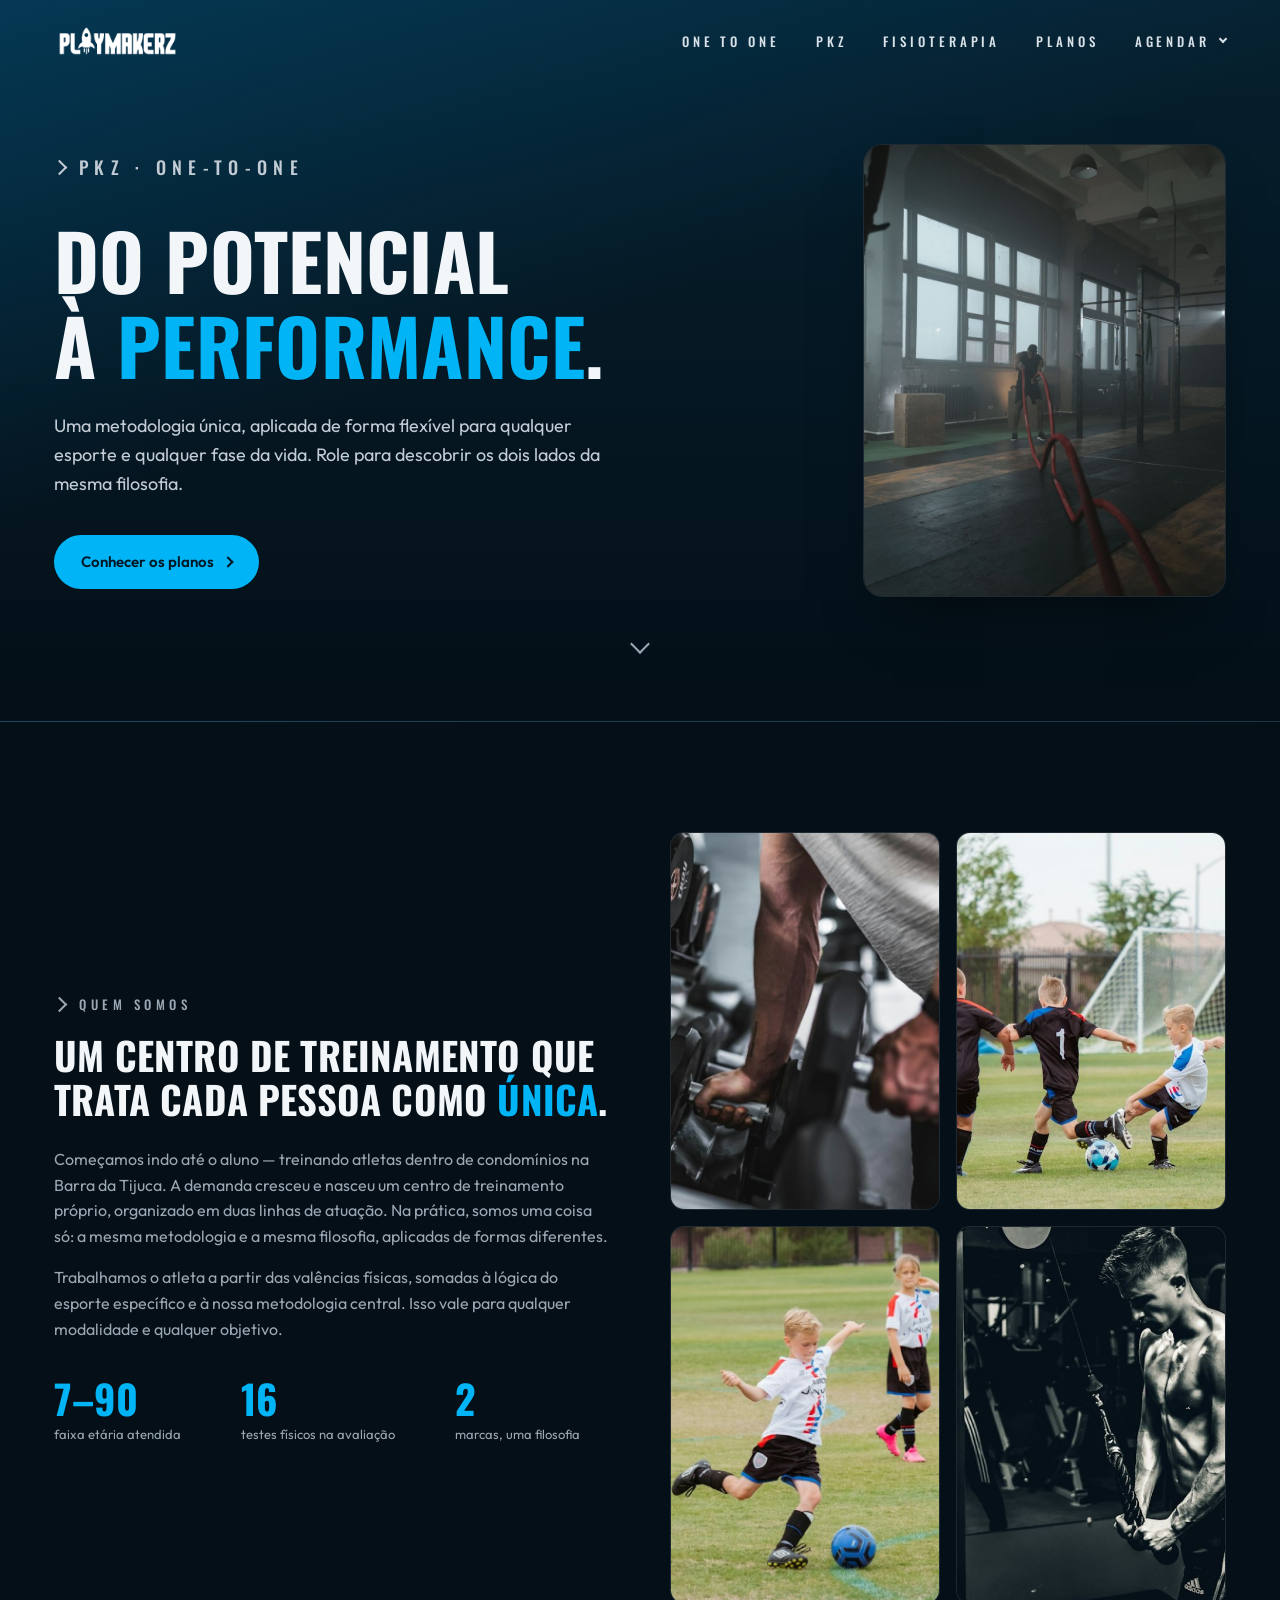
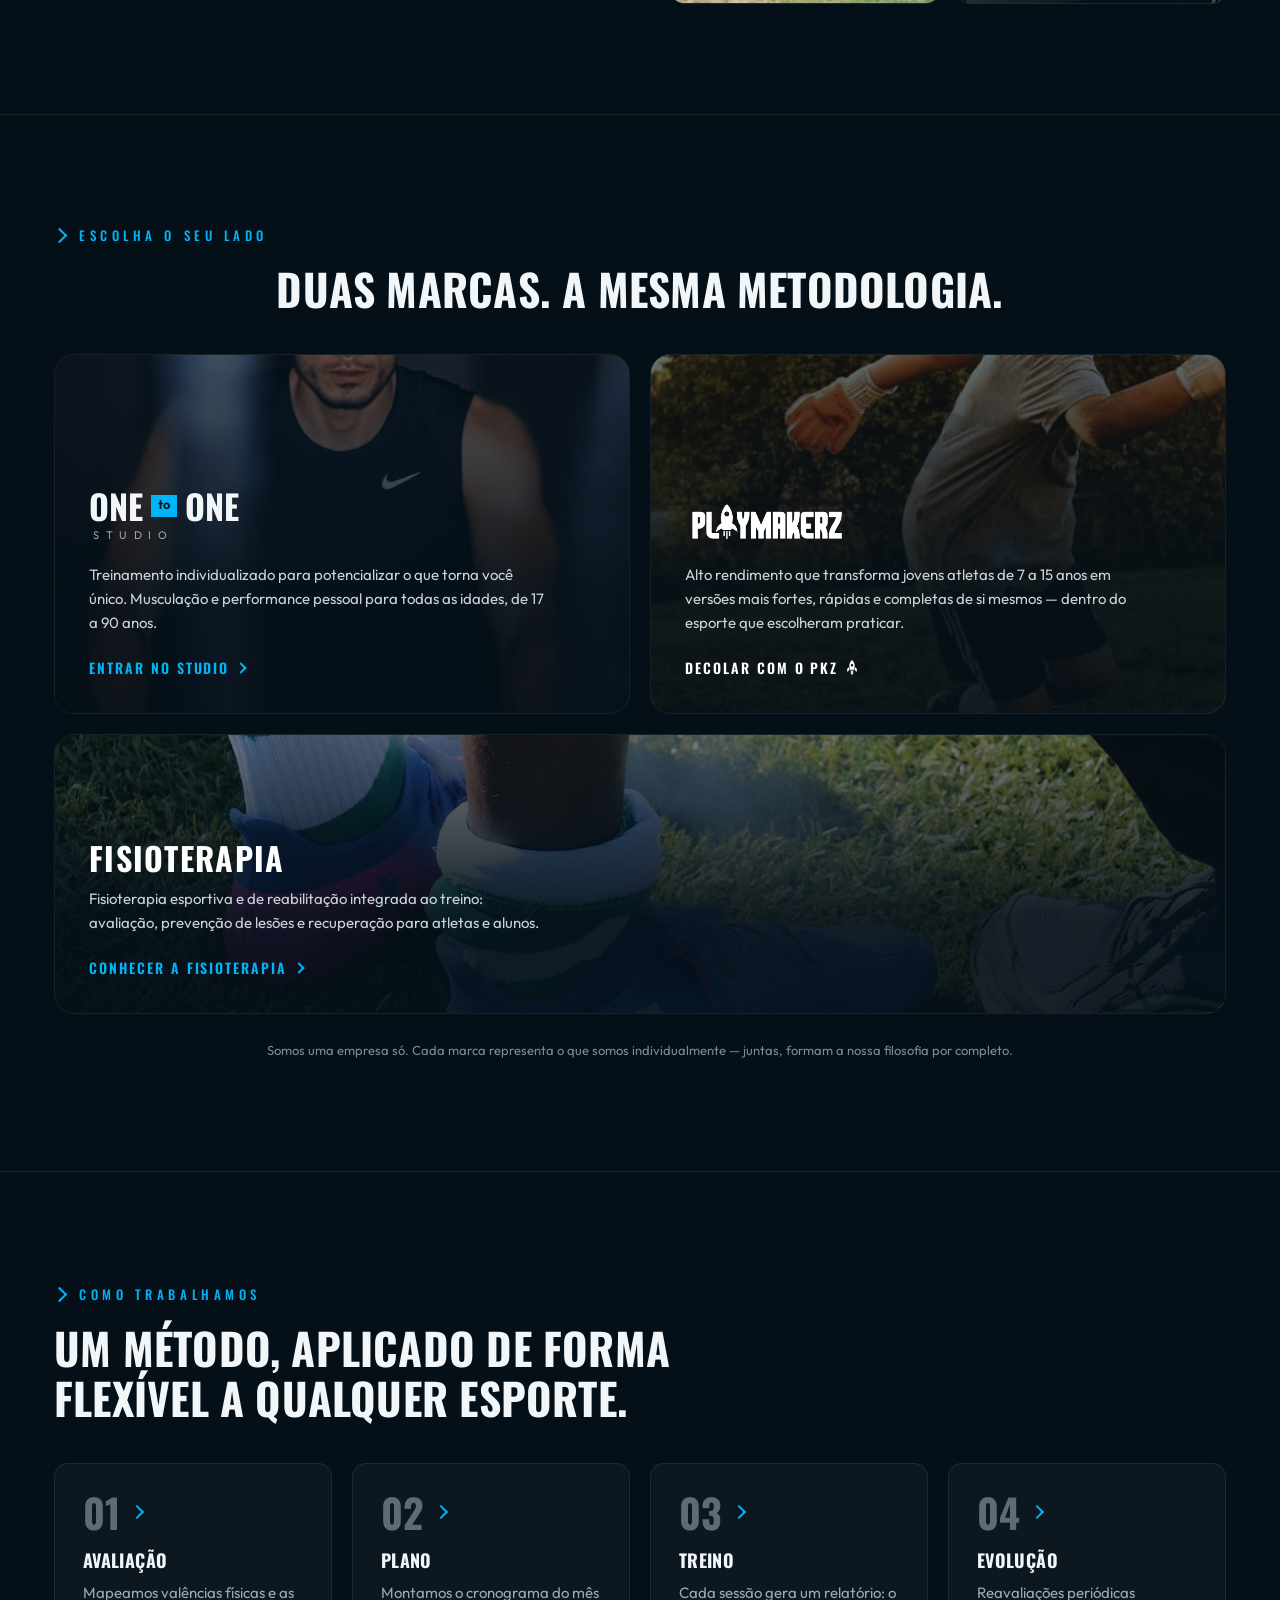
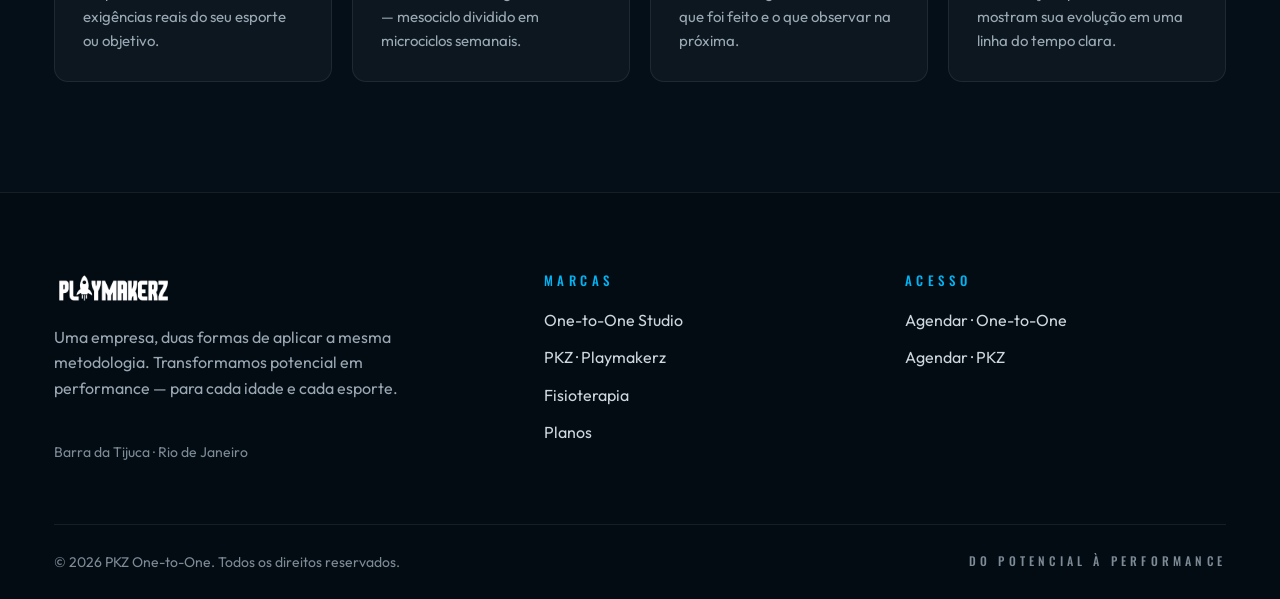
<file: index.html>
<!doctype html>
<html lang="pt-BR">
  <head>
    <meta charset="UTF-8" />
    <meta name="viewport" content="width=device-width, initial-scale=1.0" />
    <title>Playmakerz · Do potencial à performance</title>
    <meta
      name="description"
      content="Centro de treinamento na Barra da Tijuca. Uma metodologia única aplicada a qualquer esporte e qualquer fase da vida — One-to-One Studio e PKZ."
    />
    <link rel="icon" href="fotos/img/rocket.svg" type="image/svg+xml" />
    <link rel="preconnect" href="https://fonts.googleapis.com" />
    <link rel="preconnect" href="https://fonts.gstatic.com" crossorigin />
    <link
      href="https://fonts.googleapis.com/css2?family=Oswald:wght@500;600;700&family=Outfit:wght@400;600;700&display=swap"
      rel="stylesheet"
    />
    <link rel="stylesheet" href="style.css" />
    <!-- defer: o script só roda depois que o HTML terminou de ser lido -->
    <script src="script.js" defer></script>
  </head>
  <body>
    <!-- Cabeçalho: logo + menu de navegação -->
    <header class="site-header">
      <div class="container nav">
        <a class="nav-logo" href="index.html">
          <img
            src="fotos/img/logo-playmakerz.png"
            alt="Playmakerz — página inicial"
            width="150"
            height="34"
          />
        </a>
        <button
          class="nav-toggle"
          type="button"
          aria-label="Abrir menu"
          aria-expanded="false"
          aria-controls="nav-links"
        >
          <span></span><span></span><span></span>
        </button>
        <nav aria-label="Menu principal">
          <ul class="nav-links" id="nav-links">
            <li><a href="one-to-one.html">One to One</a></li>
            <li><a href="pkz.html">PKZ</a></li>
            <li><a href="fisioterapia.html">Fisioterapia</a></li>
            <li><a href="planos.html">Planos</a></li>
            <li class="has-dropdown">
              <button
                type="button"
                class="dropdown-toggle"
                aria-expanded="false"
              >
                Agendar <span class="chev"></span>
              </button>
              <ul class="dropdown">
                <li><a href="agendar-one-to-one.html">One-to-One</a></li>
                <li><a href="agendar-pkz.html">PKZ</a></li>
              </ul>
            </li>
          </ul>
        </nav>
      </div>
    </header>

    <main>
      <!-- Hero section: título, subtítulo, botão de ação e elemento visual -->
      <section class="hero">
        <div class="container hero-grid">
          <div class="hero-content">
            <p class="eyebrow">PKZ · One-to-One</p>
            <h1>Do potencial<br />à <span class="hl">performance</span>.</h1>
            <p>
              Uma metodologia única, aplicada de forma flexível para qualquer
              esporte e qualquer fase da vida. Role para descobrir os dois lados
              da mesma filosofia.
            </p>
            <div class="hero-actions">
              <a class="btn btn-accent" href="planos.html"
                >Conhecer os planos <span class="chev"></span
              ></a>
            </div>
          </div>
          <img
            class="hero-photo"
            src="fotos/img/hero-home.jpg"
            alt="Atleta treinando com cordas naval em um centro de treinamento"
            width="900"
            height="1350"
          />
        </div>
        <div class="container">
          <a
            class="hero-scroll"
            href="#quem-somos"
            aria-label="Rolar para Quem somos"
          ></a>
        </div>
      </section>

      <!-- Quem somos -->
      <section class="section about" id="quem-somos">
        <div class="container grid-2">
          <div class="reveal">
            <p class="eyebrow">Quem somos</p>
            <h2>
              Um centro de treinamento que trata cada pessoa como
              <span class="hl">única</span>.
            </h2>
            <p>
              Começamos indo até o aluno — treinando atletas dentro de
              condomínios na Barra da Tijuca. A demanda cresceu e nasceu um
              centro de treinamento próprio, organizado em duas linhas de
              atuação. Na prática, somos uma coisa só: a mesma metodologia e a
              mesma filosofia, aplicadas de formas diferentes.
            </p>
            <p>
              Trabalhamos o atleta a partir das valências físicas, somadas à
              lógica do esporte específico e à nossa metodologia central. Isso
              vale para qualquer modalidade e qualquer objetivo.
            </p>
            <!-- Lista descritiva: número em destaque (dt) e o que ele significa (dd) -->
            <dl class="stats">
              <div class="stat">
                <dt>7–90</dt>
                <dd>faixa etária atendida</dd>
              </div>
              <div class="stat">
                <dt>16</dt>
                <dd>testes físicos na avaliação</dd>
              </div>
              <div class="stat">
                <dt>2</dt>
                <dd>marcas, uma filosofia</dd>
              </div>
            </dl>
          </div>
          <div class="photo-mosaic reveal">
            <img
              src="fotos/img/home-academia.jpg"
              alt="Atleta pegando halteres na academia"
              loading="lazy"
            />
            <img
              src="fotos/img/home-futebol-1.jpg"
              alt="Crianças jogando futebol"
              loading="lazy"
            />
            <img
              src="fotos/img/home-futebol-2.jpg"
              alt="Menino chutando a bola em campo de futebol"
              loading="lazy"
            />
            <img
              src="fotos/img/home-academia-2.jpg"
              alt="Atleta treinando no cross-over"
              loading="lazy"
            />
          </div>
        </div>
      </section>

      <!-- As duas marcas -->
      <section class="section">
        <div class="container">
          <div class="brands-head reveal">
            <p class="eyebrow">Escolha o seu lado</p>
            <h2 class="section-title">Duas marcas. A mesma metodologia.</h2>
          </div>
          <div class="brand-cards">
            <a class="brand-card reveal" href="one-to-one.html">
              <img
                class="bg"
                src="fotos/img/prof-eduardo.jpg"
                alt=""
                loading="lazy"
              />
              <span class="brand-logo-1to1 sm">
                <span class="word">ONE <span class="to">to</span> ONE</span>
                <span class="studio">STUDIO</span>
              </span>
              <p>
                Treinamento individualizado para potencializar o que torna você
                único. Musculação e performance pessoal para todas as idades, de
                17 a 90 anos.
              </p>
              <span class="link-arrow"
                >Entrar no studio <span class="chev"></span
              ></span>
            </a>
            <a class="brand-card reveal" href="pkz.html">
              <img class="bg" src="fotos/img/pkz-4.jpg" alt="" loading="lazy" />
              <img
                class="pkz-mark"
                src="fotos/img/logo-playmakerz.png"
                alt="Playmakerz"
                loading="lazy"
              />
              <p>
                Alto rendimento que transforma jovens atletas de 7 a 15 anos em
                versões mais fortes, rápidas e completas de si mesmos — dentro
                do esporte que escolheram praticar.
              </p>
              <span class="link-arrow" style="color: #fff"
                >Decolar com o PKZ
                <img
                  class="icon"
                  src="fotos/img/rocket-white.svg"
                  alt=""
                  width="12"
                  height="15"
              /></span>
            </a>
            <!-- Opção extra: serviço de fisioterapia, em largura total abaixo das duas marcas -->
            <a class="brand-card brand-card-wide reveal" href="fisioterapia.html">
              <img
                class="bg"
                src="fotos/img/home-fisioterapia.jpg"
                alt=""
                loading="lazy"
              />
              <h3 class="brand-title">Fisioterapia</h3>
              <p>
                Fisioterapia esportiva e de reabilitação integrada ao treino:
                avaliação, prevenção de lesões e recuperação para atletas e
                alunos.
              </p>
              <span class="link-arrow"
                >Conhecer a fisioterapia <span class="chev"></span
              ></span>
            </a>
          </div>
          <p class="brands-note">
            Somos uma empresa só. Cada marca representa o que somos
            individualmente — juntas, formam a nossa filosofia por completo.
          </p>
        </div>
      </section>

      <!-- Como trabalhamos: os quatro passos do método -->
      <section class="section">
        <div class="container">
          <div class="reveal">
            <p class="eyebrow">Como trabalhamos</p>
            <h2 class="section-title" style="max-width: 640px">
              Um método, aplicado de forma flexível a qualquer esporte.
            </h2>
          </div>
          <ol class="grid-4 steps">
            <li class="card reveal">
              <span class="step-num">01 <span class="chev"></span></span>
              <h3>Avaliação</h3>
              <p>
                Mapeamos valências físicas e as exigências reais do seu esporte
                ou objetivo.
              </p>
            </li>
            <li class="card reveal">
              <span class="step-num">02 <span class="chev"></span></span>
              <h3>Plano</h3>
              <p>
                Montamos o cronograma do mês — mesociclo dividido em microciclos
                semanais.
              </p>
            </li>
            <li class="card reveal">
              <span class="step-num">03 <span class="chev"></span></span>
              <h3>Treino</h3>
              <p>
                Cada sessão gera um relatório: o que foi feito e o que observar
                na próxima.
              </p>
            </li>
            <li class="card reveal">
              <span class="step-num">04 <span class="chev"></span></span>
              <h3>Evolução</h3>
              <p>
                Reavaliações periódicas mostram sua evolução em uma linha do
                tempo clara.
              </p>
            </li>
          </ol>
        </div>
      </section>
    </main>

    <!-- Rodapé: contato, links e copyright -->
    <footer class="site-footer">
      <div class="container">
        <div class="footer-grid">
          <div>
            <img
              class="logo"
              src="fotos/img/logo-playmakerz.png"
              alt="Playmakerz"
              width="140"
              height="32"
              loading="lazy"
            />
            <p>
              Uma empresa, duas formas de aplicar a mesma metodologia.
              Transformamos potencial em performance — para cada idade e cada
              esporte.
            </p>
            <address class="addr">Barra da Tijuca · Rio de Janeiro</address>
          </div>
          <nav aria-labelledby="rodape-marcas">
            <h2 id="rodape-marcas">Marcas</h2>
            <ul>
              <li><a href="one-to-one.html">One-to-One Studio</a></li>
              <li><a href="pkz.html">PKZ · Playmakerz</a></li>
              <li><a href="fisioterapia.html">Fisioterapia</a></li>
              <li><a href="planos.html">Planos</a></li>
            </ul>
          </nav>
          <nav aria-labelledby="rodape-acesso">
            <h2 id="rodape-acesso">Acesso</h2>
            <ul>
              <li>
                <a href="agendar-one-to-one.html">Agendar · One-to-One</a>
              </li>
              <li><a href="agendar-pkz.html">Agendar · PKZ</a></li>
            </ul>
          </nav>
        </div>
        <div class="footer-bottom">
          <p>
            &copy; <time datetime="2026">2026</time> PKZ One-to-One. Todos os
            direitos reservados.
          </p>
          <p class="tag">Do potencial à performance</p>
        </div>
      </div>
    </footer>
  </body>
</html>
</file>
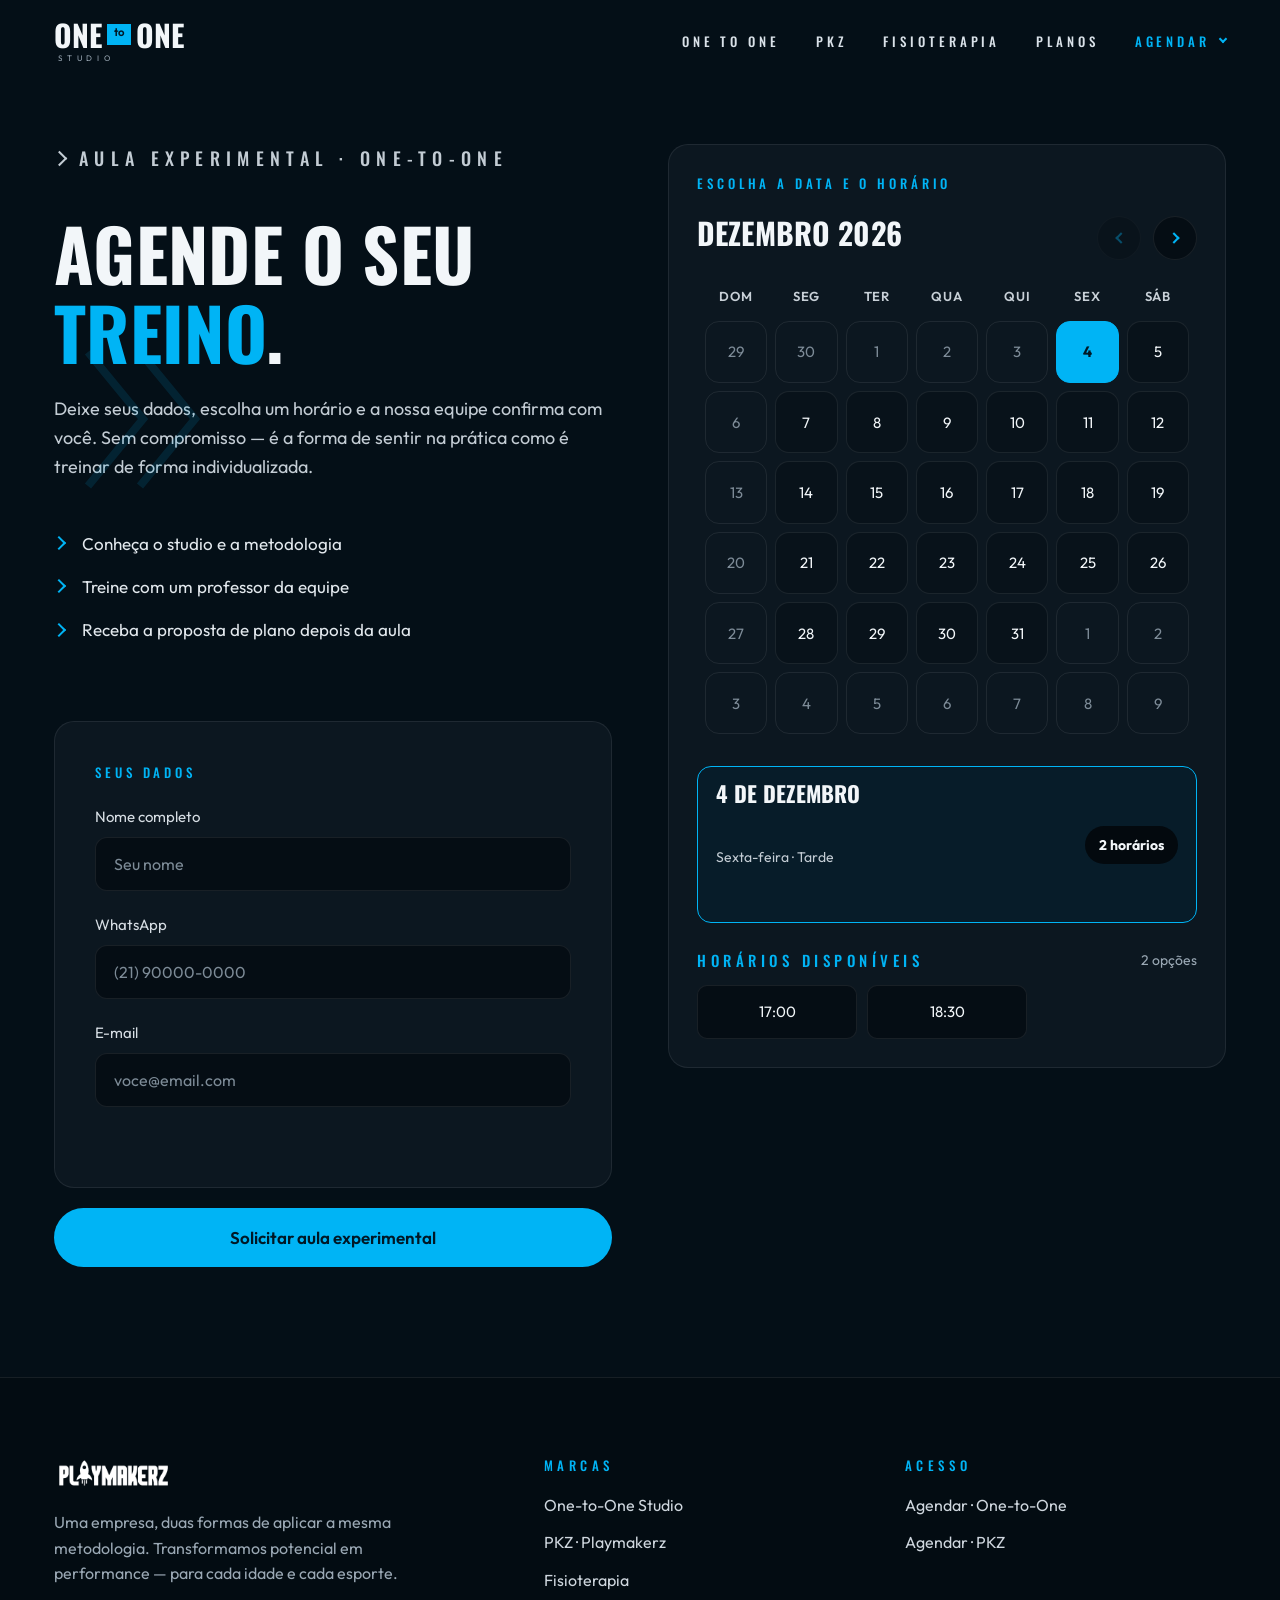
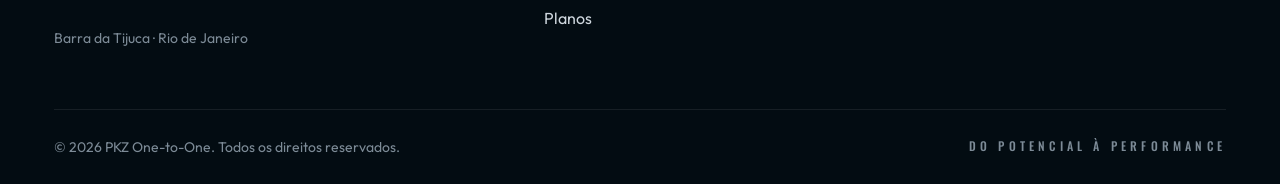
<file: agendar-one-to-one.html>
<!doctype html>
<html lang="pt-BR">
  <head>
    <meta charset="UTF-8" />
    <meta name="viewport" content="width=device-width, initial-scale=1.0" />
    <title>Agendar aula experimental · One to One Studio</title>
    <meta
      name="description"
      content="Agende sua aula experimental no One-to-One Studio. Treino individualizado, sem compromisso."
    />
    <link rel="icon" href="fotos/img/rocket.svg" type="image/svg+xml" />
    <link rel="preconnect" href="https://fonts.googleapis.com" />
    <link rel="preconnect" href="https://fonts.gstatic.com" crossorigin />
    <link
      href="https://fonts.googleapis.com/css2?family=Oswald:wght@500;600;700&family=Outfit:wght@400;600;700&display=swap"
      rel="stylesheet"
    />
    <link rel="stylesheet" href="style.css" />
    <!-- defer: o script só roda depois que o HTML terminou de ser lido -->
    <script src="script.js" defer></script>
  </head>
  <body data-brand="One-to-One">
    <!-- Cabeçalho: logo do One to One Studio + menu de navegação -->
    <header class="site-header">
      <div class="container nav">
        <a
          class="nav-logo"
          href="index.html"
          aria-label="One to One Studio — página inicial"
        >
          <span class="brand-logo-1to1 nav-1to1" aria-hidden="true">
            <span class="word">ONE <span class="to">to</span> ONE</span>
            <span class="studio">STUDIO</span>
          </span>
        </a>
        <button
          class="nav-toggle"
          type="button"
          aria-label="Abrir menu"
          aria-expanded="false"
          aria-controls="nav-links"
        >
          <span></span><span></span><span></span>
        </button>
        <nav aria-label="Menu principal">
          <ul class="nav-links" id="nav-links">
            <li><a href="one-to-one.html">One to One</a></li>
            <li><a href="pkz.html">PKZ</a></li>
            <li><a href="fisioterapia.html">Fisioterapia</a></li>
            <li><a href="planos.html">Planos</a></li>
            <li class="has-dropdown">
              <button
                type="button"
                class="dropdown-toggle active"
                aria-expanded="false"
              >
                Agendar <span class="chev"></span>
              </button>
              <ul class="dropdown">
                <li>
                  <a
                    href="agendar-one-to-one.html"
                    class="active"
                    aria-current="page"
                    >One-to-One</a
                  >
                </li>
                <li><a href="agendar-pkz.html">PKZ</a></li>
              </ul>
            </li>
          </ul>
        </nav>
      </div>
    </header>

    <main>
      <section class="section page-head" style="padding-top: 60px">
        <img
          class="deco-chevrons"
          src="fotos/img/chevrons-tall.svg"
          alt=""
          width="140"
          height="150"
          style="left: 80px; top: 260px"
        />
        <!--
          Formulário de agendamento: o próprio <form> é o grid da página.
          Os dados ficam em dois fieldsets (dados pessoais e data/horário).
          A validação é nativa do navegador (required e pattern); o JavaScript
          só monta o calendário e gera a mensagem de confirmação para o WhatsApp.
        -->
        <form
          class="container schedule"
          action="#"
          method="post"
          data-form="agendar"
          data-service="uma aula experimental"
        >
          <!-- Introdução -->
          <div class="schedule-intro">
            <p class="eyebrow">Aula experimental · One-to-One</p>
            <h1>Agende o seu <span class="hl">treino</span>.</h1>
            <p>
              Deixe seus dados, escolha um horário e a nossa equipe confirma com
              você. Sem compromisso — é a forma de sentir na prática como é
              treinar de forma individualizada.
            </p>
            <ul class="check-list">
              <li>
                <span class="chev"></span>Conheça o studio e a metodologia
              </li>
              <li>
                <span class="chev"></span>Treine com um professor da equipe
              </li>
              <li>
                <span class="chev"></span>Receba a proposta de plano depois da
                aula
              </li>
            </ul>
          </div>
          <div class="form-card dados">
            <fieldset>
              <legend>Seus dados</legend>
              <div class="field">
                <label for="ag-nome">Nome completo</label>
                <input
                  id="ag-nome"
                  name="nome"
                  type="text"
                  placeholder="Seu nome"
                  autocomplete="name"
                  pattern="\s*\S+(\s+\S+)+\s*"
                  title="Informe nome e sobrenome."
                  required
                />
              </div>
              <div class="field">
                <label for="ag-whats">WhatsApp</label>
                <input
                  id="ag-whats"
                  name="whatsapp"
                  type="tel"
                  placeholder="(21) 90000-0000"
                  autocomplete="tel"
                  pattern="\(\d{2}\) \d{4,5}-\d{4}"
                  title="Informe o WhatsApp com DDD, no formato (21) 90000-0000."
                  required
                />
              </div>
              <div class="field">
                <label for="ag-email">E-mail</label>
                <input
                  id="ag-email"
                  name="email"
                  type="email"
                  placeholder="voce@email.com"
                  autocomplete="email"
                  required
                />
              </div>
              <!-- mensagem de erro preenchida pelo JavaScript -->
              <p class="erro" aria-live="polite"></p>
            </fieldset>
          </div>

          <div class="calendar reveal">
            <fieldset>
              <legend>Escolha a data e o horário</legend>
              <div class="cal-head">
                <h2 data-cal-title>—</h2>
                <div class="cal-nav">
                  <button type="button" class="prev" aria-label="Mês anterior">
                    <span class="chev"></span>
                  </button>
                  <button type="button" class="next" aria-label="Próximo mês">
                    <span class="chev"></span>
                  </button>
                </div>
              </div>
              <!-- Calendário do mês: uma linha (tr) por semana -->
              <table class="cal-table">
                <thead>
                  <tr>
                    <th scope="col" abbr="Domingo">DOM</th>
                    <th scope="col" abbr="Segunda-feira">SEG</th>
                    <th scope="col" abbr="Terça-feira">TER</th>
                    <th scope="col" abbr="Quarta-feira">QUA</th>
                    <th scope="col" abbr="Quinta-feira">QUI</th>
                    <th scope="col" abbr="Sexta-feira">SEX</th>
                    <th scope="col" abbr="Sábado">SÁB</th>
                  </tr>
                </thead>
                <tbody data-cal-days></tbody>
              </table>
              <input type="hidden" id="ag-data" name="data" />

              <div class="cal-selected" hidden>
                <div>
                  <p class="cal-selected-day"></p>
                  <p class="cal-selected-info"></p>
                </div>
                <span class="pill"></span>
              </div>
              <div class="slots-head">
                <h3>Horários disponíveis</h3>
                <span data-slots-count></span>
              </div>
              <!-- Horários: um input radio por horário, encapsulado no label -->
              <div class="slots" aria-live="polite"></div>
            </fieldset>
          </div>

          <button class="btn btn-primary btn-submit" type="submit">
            Solicitar aula experimental
          </button>

          <!-- Mensagem exibida depois do envio -->
          <div
            class="form-card form-success"
            id="agendar-ok"
            aria-live="polite"
          >
            <img
              class="ok"
              src="fotos/img/check.svg"
              alt=""
              width="64"
              height="64"
            />
            <h2>Horário reservado!</h2>
            <p>
              <span data-summary></span><br />O horário ficou reservado para
              você. Se quiser, confirme também com a equipe pelo WhatsApp.
            </p>
            <a
              class="btn btn-whatsapp"
              href="https://wa.me/5521972657266"
              target="_blank"
              rel="noopener noreferrer"
              data-whatsapp-confirm
              ><img
                src="fotos/img/whatsapp.svg"
                alt=""
                width="18"
                height="18"
              />
              Confirmar pelo WhatsApp</a
            >
            <p style="margin: 18px 0 0">
              <button
                type="button"
                class="link-arrow"
                data-reset-form="agendar"
              >
                Fazer outro agendamento
              </button>
            </p>
            <!-- Ferramentas de teste: mostram e apagam as reservas salvas no navegador -->
            <p style="margin: 8px 0 0">
              <button type="button" class="link-arrow" data-ver-dados>
                Ver dados salvos
              </button>
              <button type="button" class="link-arrow" data-limpar-reservas>
                Limpar reservas
              </button>
            </p>
            <pre
              data-dados
              hidden
              style="
                max-height: 260px;
                margin: 16px 0 0;
                padding: 14px;
                overflow: auto;
                background-color: #050d14;
                border: 1px solid var(--border);
                border-radius: 12px;
                font-size: 0.8125rem;
                color: var(--text);
                text-align: left;
                white-space: pre-wrap;
              "
            ></pre>
          </div>
        </form>
      </section>
    </main>

    <!-- Rodapé: contato, links e copyright -->
    <footer class="site-footer">
      <div class="container">
        <div class="footer-grid">
          <div>
            <img
              class="logo"
              src="fotos/img/logo-playmakerz.png"
              alt="Playmakerz"
              width="140"
              height="32"
              loading="lazy"
            />
            <p>
              Uma empresa, duas formas de aplicar a mesma metodologia.
              Transformamos potencial em performance — para cada idade e cada
              esporte.
            </p>
            <address class="addr">Barra da Tijuca · Rio de Janeiro</address>
          </div>
          <nav aria-labelledby="rodape-marcas">
            <h2 id="rodape-marcas">Marcas</h2>
            <ul>
              <li><a href="one-to-one.html">One-to-One Studio</a></li>
              <li><a href="pkz.html">PKZ · Playmakerz</a></li>
              <li><a href="fisioterapia.html">Fisioterapia</a></li>
              <li><a href="planos.html">Planos</a></li>
            </ul>
          </nav>
          <nav aria-labelledby="rodape-acesso">
            <h2 id="rodape-acesso">Acesso</h2>
            <ul>
              <li>
                <a href="agendar-one-to-one.html">Agendar · One-to-One</a>
              </li>
              <li><a href="agendar-pkz.html">Agendar · PKZ</a></li>
            </ul>
          </nav>
        </div>
        <div class="footer-bottom">
          <p>
            &copy; <time datetime="2026">2026</time> PKZ One-to-One. Todos os
            direitos reservados.
          </p>
          <p class="tag">Do potencial à performance</p>
        </div>
      </div>
    </footer>
  </body>
</html>
</file>
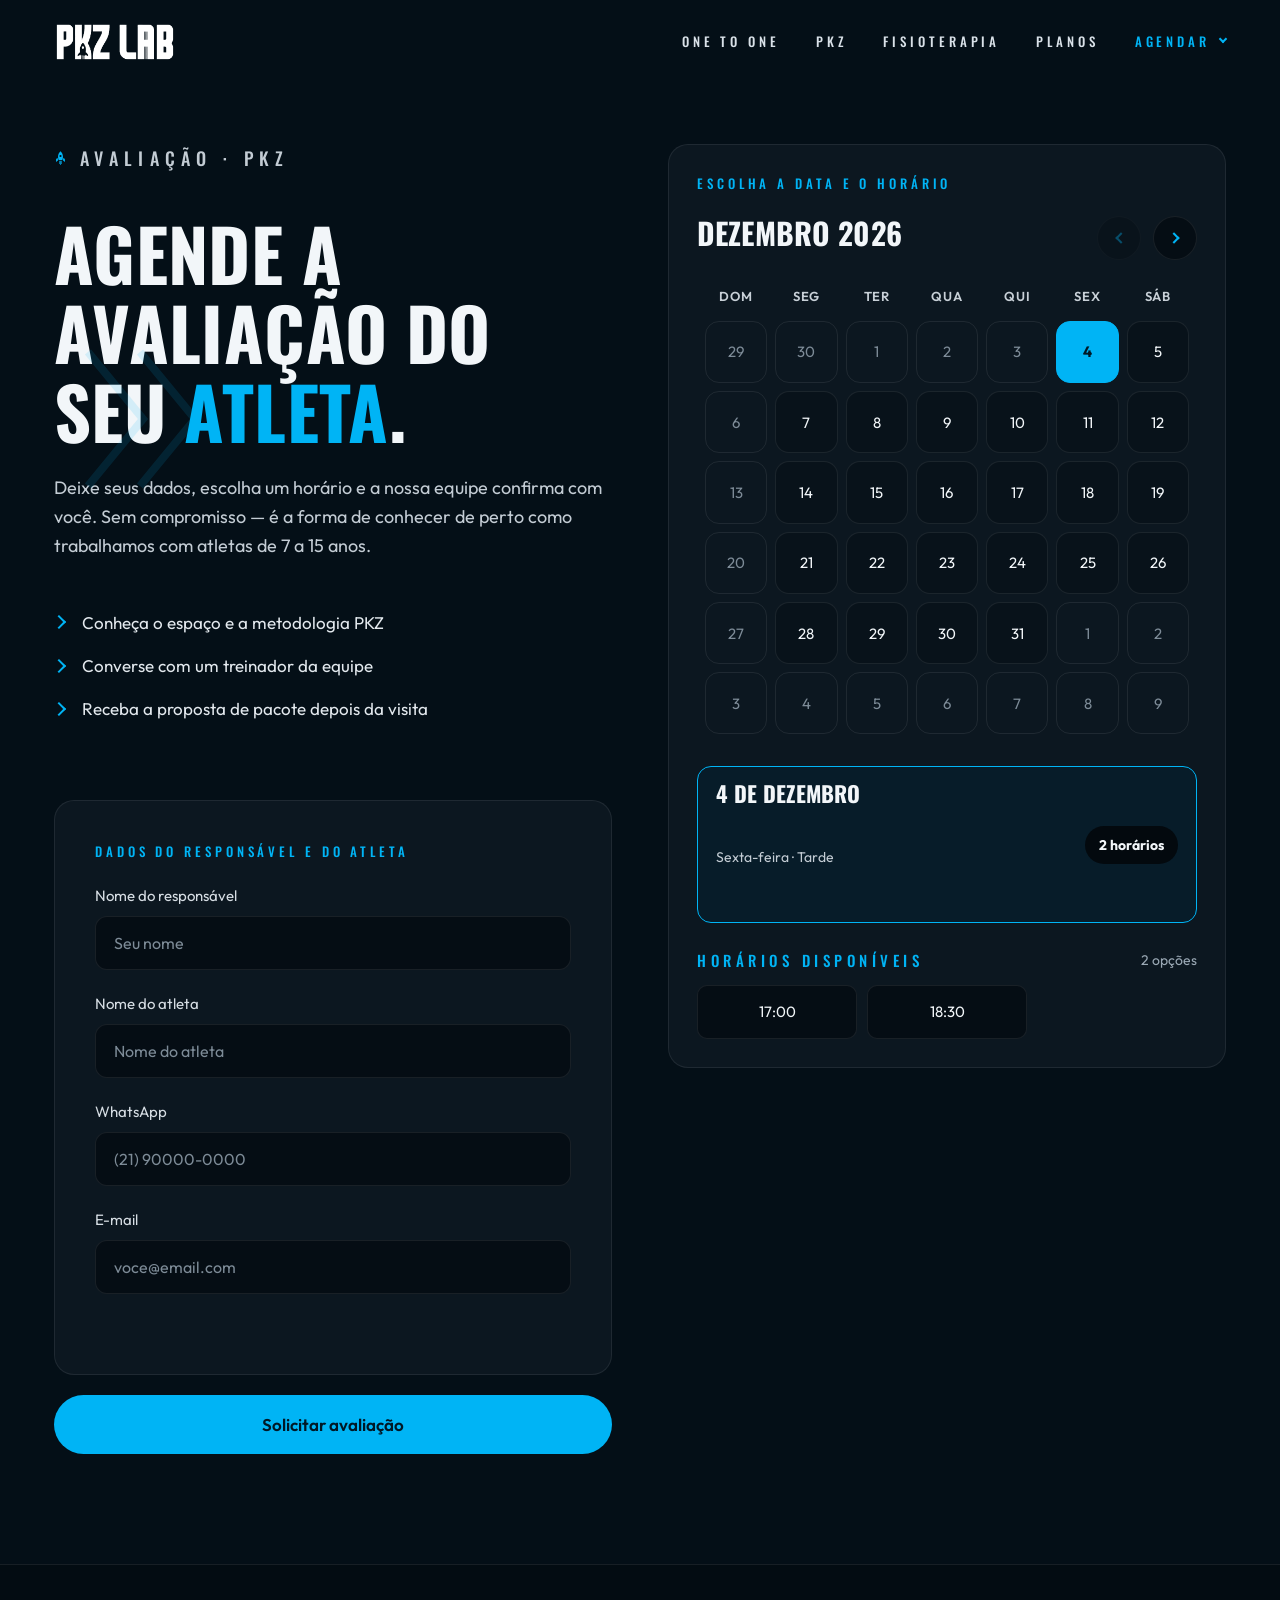
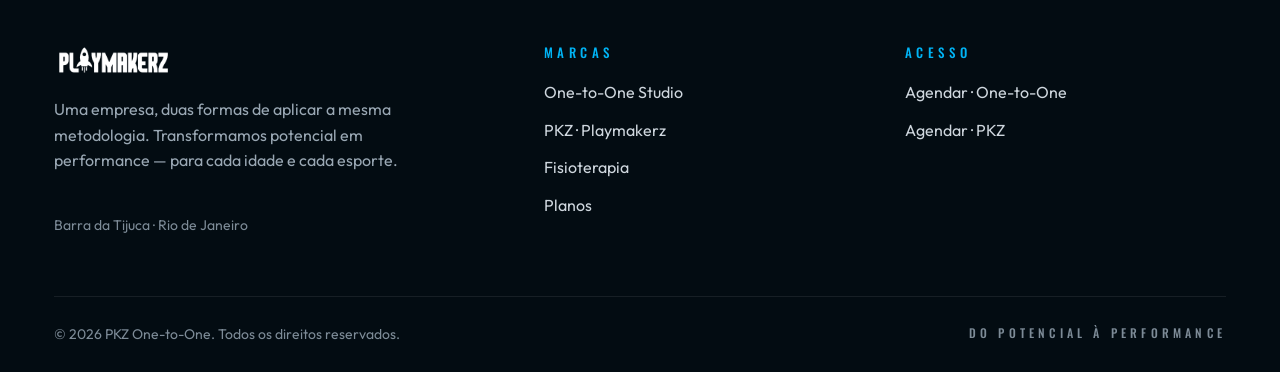
<file: agendar-pkz.html>
<!doctype html>
<html lang="pt-BR">
  <head>
    <meta charset="UTF-8" />
    <meta name="viewport" content="width=device-width, initial-scale=1.0" />
    <title>Agendar avaliação · PKZ Lab</title>
    <meta
      name="description"
      content="Agende a avaliação do seu atleta no PKZ. Alto rendimento para jovens atletas de 7 a 15 anos, sem compromisso."
    />
    <link rel="icon" href="fotos/img/rocket.svg" type="image/svg+xml" />
    <link rel="preconnect" href="https://fonts.googleapis.com" />
    <link rel="preconnect" href="https://fonts.gstatic.com" crossorigin />
    <link
      href="https://fonts.googleapis.com/css2?family=Oswald:wght@500;600;700&family=Outfit:wght@400;600;700&display=swap"
      rel="stylesheet"
    />
    <link rel="stylesheet" href="style.css" />
    <!-- defer: o script só roda depois que o HTML terminou de ser lido -->
    <script src="script.js" defer></script>
  </head>
  <body data-brand="PKZ" class="pkz-rockets">
    <!-- Cabeçalho: logo do PKZ Lab + menu de navegação -->
    <header class="site-header">
      <div class="container nav">
        <a class="nav-logo" href="index.html">
          <img
            class="nav-pkzlab"
            src="fotos/img/logo-pkz-lab.png"
            alt="PKZ Lab — página inicial"
            width="133"
            height="40"
          />
        </a>
        <button
          class="nav-toggle"
          type="button"
          aria-label="Abrir menu"
          aria-expanded="false"
          aria-controls="nav-links"
        >
          <span></span><span></span><span></span>
        </button>
        <nav aria-label="Menu principal">
          <ul class="nav-links" id="nav-links">
            <li><a href="one-to-one.html">One to One</a></li>
            <li><a href="pkz.html">PKZ</a></li>
            <li><a href="fisioterapia.html">Fisioterapia</a></li>
            <li><a href="planos.html">Planos</a></li>
            <li class="has-dropdown">
              <button
                type="button"
                class="dropdown-toggle active"
                aria-expanded="false"
              >
                Agendar <span class="chev"></span>
              </button>
              <ul class="dropdown">
                <li><a href="agendar-one-to-one.html">One-to-One</a></li>
                <li>
                  <a href="agendar-pkz.html" class="active" aria-current="page"
                    >PKZ</a
                  >
                </li>
              </ul>
            </li>
          </ul>
        </nav>
      </div>
    </header>

    <main>
      <section class="section page-head" style="padding-top: 60px">
        <img
          class="deco-chevrons"
          src="fotos/img/chevrons-tall.svg"
          alt=""
          width="140"
          height="150"
          style="left: 80px; top: 260px"
        />
        <!--
          Formulário de agendamento: o próprio <form> é o grid da página.
          Os dados ficam em dois fieldsets (dados pessoais e data/horário).
          A validação é nativa do navegador (required e pattern); o JavaScript
          só monta o calendário e gera a mensagem de confirmação para o WhatsApp.
        -->
        <form
          class="container schedule"
          action="#"
          method="post"
          data-form="agendar"
          data-service="uma avaliação"
        >
          <!-- Introdução -->
          <div class="schedule-intro">
            <p class="eyebrow">Avaliação · PKZ</p>
            <h1>Agende a avaliação do seu <span class="hl">atleta</span>.</h1>
            <p>
              Deixe seus dados, escolha um horário e a nossa equipe confirma com
              você. Sem compromisso — é a forma de conhecer de perto como
              trabalhamos com atletas de 7 a 15 anos.
            </p>
            <ul class="check-list">
              <li>
                <span class="chev"></span>Conheça o espaço e a metodologia PKZ
              </li>
              <li>
                <span class="chev"></span>Converse com um treinador da equipe
              </li>
              <li>
                <span class="chev"></span>Receba a proposta de pacote depois da
                visita
              </li>
            </ul>
          </div>
          <div class="form-card dados">
            <fieldset>
              <legend>Dados do responsável e do atleta</legend>
              <div class="field">
                <label for="ag-nome">Nome do responsável</label>
                <input
                  id="ag-nome"
                  name="nome"
                  type="text"
                  placeholder="Seu nome"
                  autocomplete="name"
                  pattern="\s*\S+(\s+\S+)+\s*"
                  title="Informe nome e sobrenome."
                  required
                />
              </div>
              <div class="field">
                <label for="ag-atleta">Nome do atleta</label>
                <input
                  id="ag-atleta"
                  name="atleta"
                  type="text"
                  placeholder="Nome do atleta"
                  autocomplete="off"
                  minlength="2"
                  required
                />
              </div>
              <div class="field">
                <label for="ag-whats">WhatsApp</label>
                <input
                  id="ag-whats"
                  name="whatsapp"
                  type="tel"
                  placeholder="(21) 90000-0000"
                  autocomplete="tel"
                  pattern="\(\d{2}\) \d{4,5}-\d{4}"
                  title="Informe o WhatsApp com DDD, no formato (21) 90000-0000."
                  required
                />
              </div>
              <div class="field">
                <label for="ag-email">E-mail</label>
                <input
                  id="ag-email"
                  name="email"
                  type="email"
                  placeholder="voce@email.com"
                  autocomplete="email"
                  required
                />
              </div>
              <!-- mensagem de erro preenchida pelo JavaScript -->
              <p class="erro" aria-live="polite"></p>
            </fieldset>
          </div>

          <div class="calendar reveal">
            <fieldset>
              <legend>Escolha a data e o horário</legend>
              <div class="cal-head">
                <h2 data-cal-title>—</h2>
                <div class="cal-nav">
                  <button type="button" class="prev" aria-label="Mês anterior">
                    <span class="chev"></span>
                  </button>
                  <button type="button" class="next" aria-label="Próximo mês">
                    <span class="chev"></span>
                  </button>
                </div>
              </div>
              <!-- Calendário do mês: uma linha (tr) por semana -->
              <table class="cal-table">
                <thead>
                  <tr>
                    <th scope="col" abbr="Domingo">DOM</th>
                    <th scope="col" abbr="Segunda-feira">SEG</th>
                    <th scope="col" abbr="Terça-feira">TER</th>
                    <th scope="col" abbr="Quarta-feira">QUA</th>
                    <th scope="col" abbr="Quinta-feira">QUI</th>
                    <th scope="col" abbr="Sexta-feira">SEX</th>
                    <th scope="col" abbr="Sábado">SÁB</th>
                  </tr>
                </thead>
                <tbody data-cal-days></tbody>
              </table>
              <input type="hidden" id="ag-data" name="data" />

              <div class="cal-selected" hidden>
                <div>
                  <p class="cal-selected-day"></p>
                  <p class="cal-selected-info"></p>
                </div>
                <span class="pill"></span>
              </div>
              <div class="slots-head">
                <h3>Horários disponíveis</h3>
                <span data-slots-count></span>
              </div>
              <!-- Horários: um input radio por horário, encapsulado no label -->
              <div class="slots" aria-live="polite"></div>
            </fieldset>
          </div>

          <button class="btn btn-primary btn-submit" type="submit">
            Solicitar avaliação
          </button>

          <!-- Mensagem exibida depois do envio -->
          <div
            class="form-card form-success"
            id="agendar-ok"
            aria-live="polite"
          >
            <img
              class="ok"
              src="fotos/img/check.svg"
              alt=""
              width="64"
              height="64"
            />
            <h2>Horário reservado!</h2>
            <p>
              <span data-summary></span><br />O horário ficou reservado para o
              seu atleta. Se quiser, confirme também com a equipe pelo WhatsApp.
            </p>
            <a
              class="btn btn-whatsapp"
              href="https://wa.me/5521972657266"
              target="_blank"
              rel="noopener noreferrer"
              data-whatsapp-confirm
              ><img
                src="fotos/img/whatsapp.svg"
                alt=""
                width="18"
                height="18"
              />
              Confirmar pelo WhatsApp</a
            >
            <p style="margin: 18px 0 0">
              <button
                type="button"
                class="link-arrow"
                data-reset-form="agendar"
              >
                Fazer outro agendamento
              </button>
            </p>
            <!-- Ferramentas de teste: mostram e apagam as reservas salvas no navegador -->
            <p style="margin: 8px 0 0">
              <button type="button" class="link-arrow" data-ver-dados>
                Ver dados salvos
              </button>
              <button type="button" class="link-arrow" data-limpar-reservas>
                Limpar reservas
              </button>
            </p>
            <pre
              data-dados
              hidden
              style="
                max-height: 260px;
                margin: 16px 0 0;
                padding: 14px;
                overflow: auto;
                background-color: #050d14;
                border: 1px solid var(--border);
                border-radius: 12px;
                font-size: 0.8125rem;
                color: var(--text);
                text-align: left;
                white-space: pre-wrap;
              "
            ></pre>
          </div>
        </form>
      </section>
    </main>

    <!-- Rodapé: contato, links e copyright -->
    <footer class="site-footer">
      <div class="container">
        <div class="footer-grid">
          <div>
            <img
              class="logo"
              src="fotos/img/logo-playmakerz.png"
              alt="Playmakerz"
              width="140"
              height="32"
              loading="lazy"
            />
            <p>
              Uma empresa, duas formas de aplicar a mesma metodologia.
              Transformamos potencial em performance — para cada idade e cada
              esporte.
            </p>
            <address class="addr">Barra da Tijuca · Rio de Janeiro</address>
          </div>
          <nav aria-labelledby="rodape-marcas">
            <h2 id="rodape-marcas">Marcas</h2>
            <ul>
              <li><a href="one-to-one.html">One-to-One Studio</a></li>
              <li><a href="pkz.html">PKZ · Playmakerz</a></li>
              <li><a href="fisioterapia.html">Fisioterapia</a></li>
              <li><a href="planos.html">Planos</a></li>
            </ul>
          </nav>
          <nav aria-labelledby="rodape-acesso">
            <h2 id="rodape-acesso">Acesso</h2>
            <ul>
              <li>
                <a href="agendar-one-to-one.html">Agendar · One-to-One</a>
              </li>
              <li><a href="agendar-pkz.html">Agendar · PKZ</a></li>
            </ul>
          </nav>
        </div>
        <div class="footer-bottom">
          <p>
            &copy; <time datetime="2026">2026</time> PKZ One-to-One. Todos os
            direitos reservados.
          </p>
          <p class="tag">Do potencial à performance</p>
        </div>
      </div>
    </footer>
  </body>
</html>
</file>
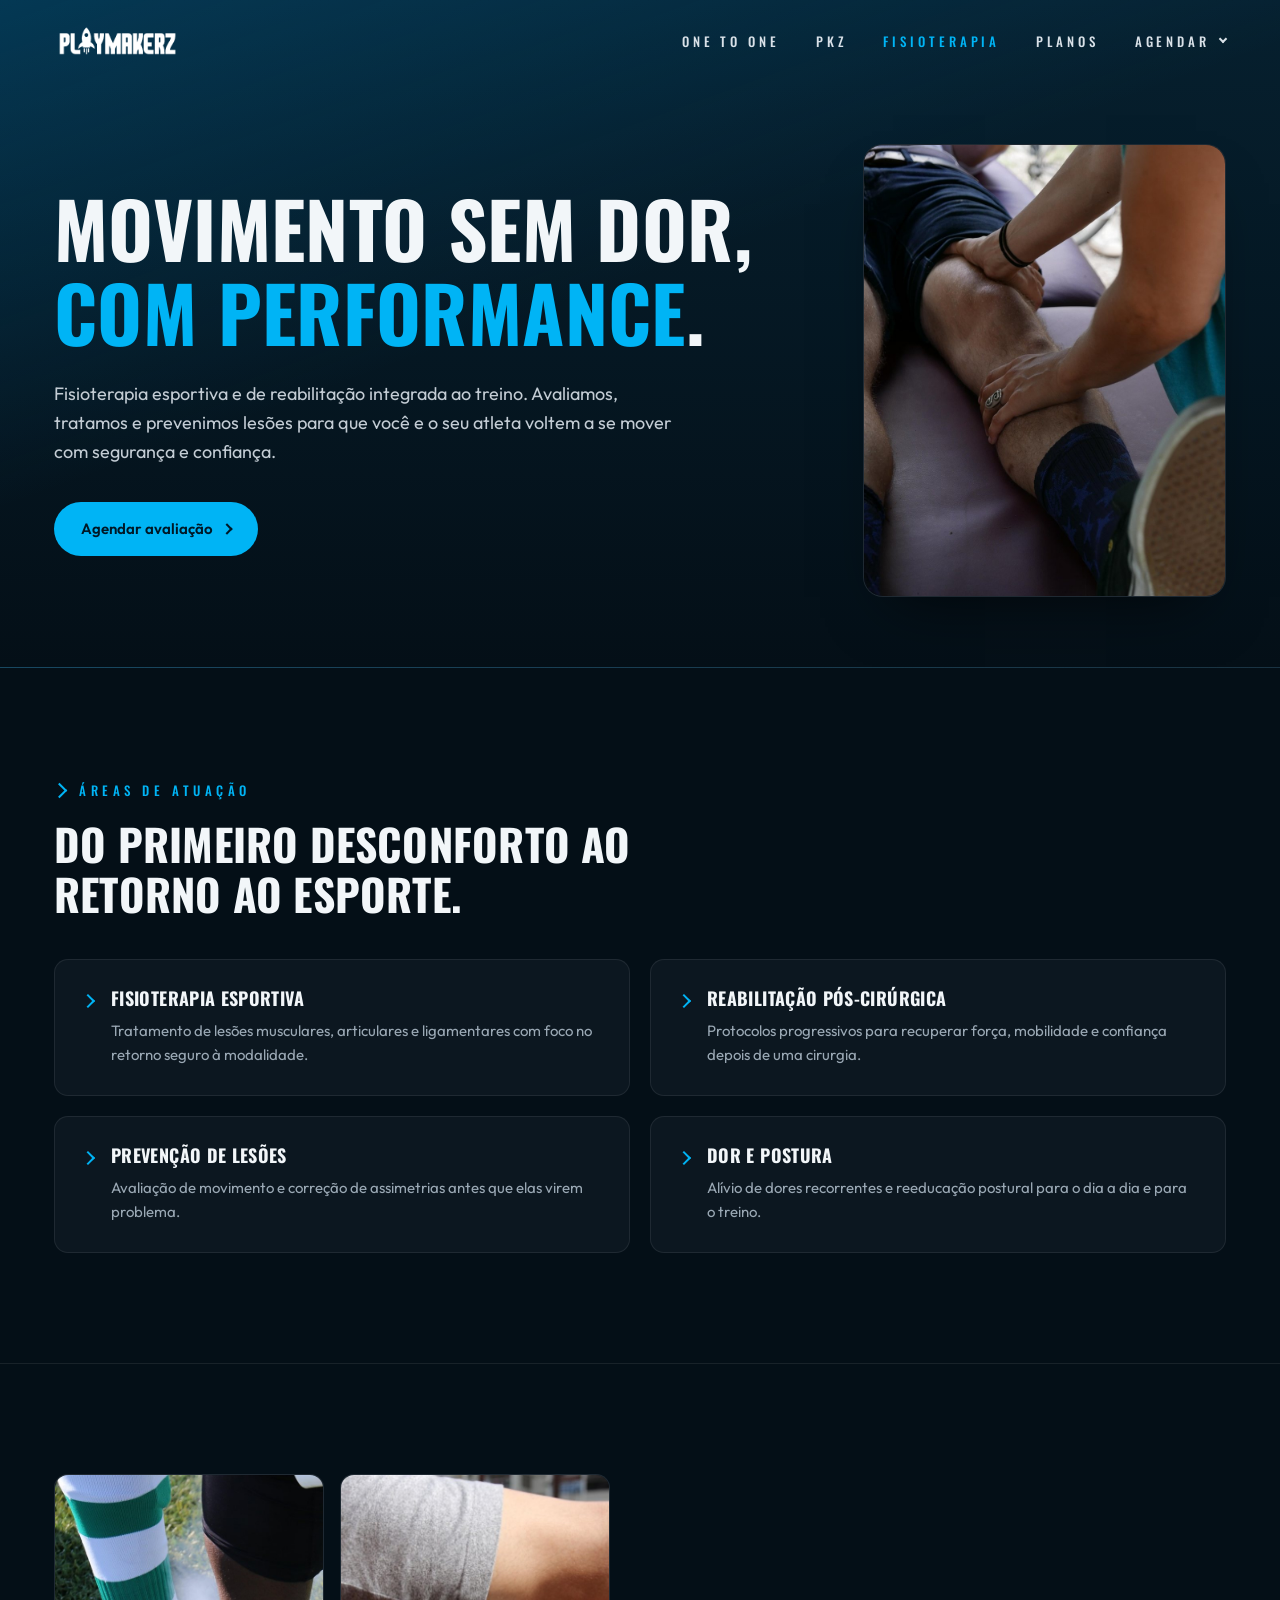
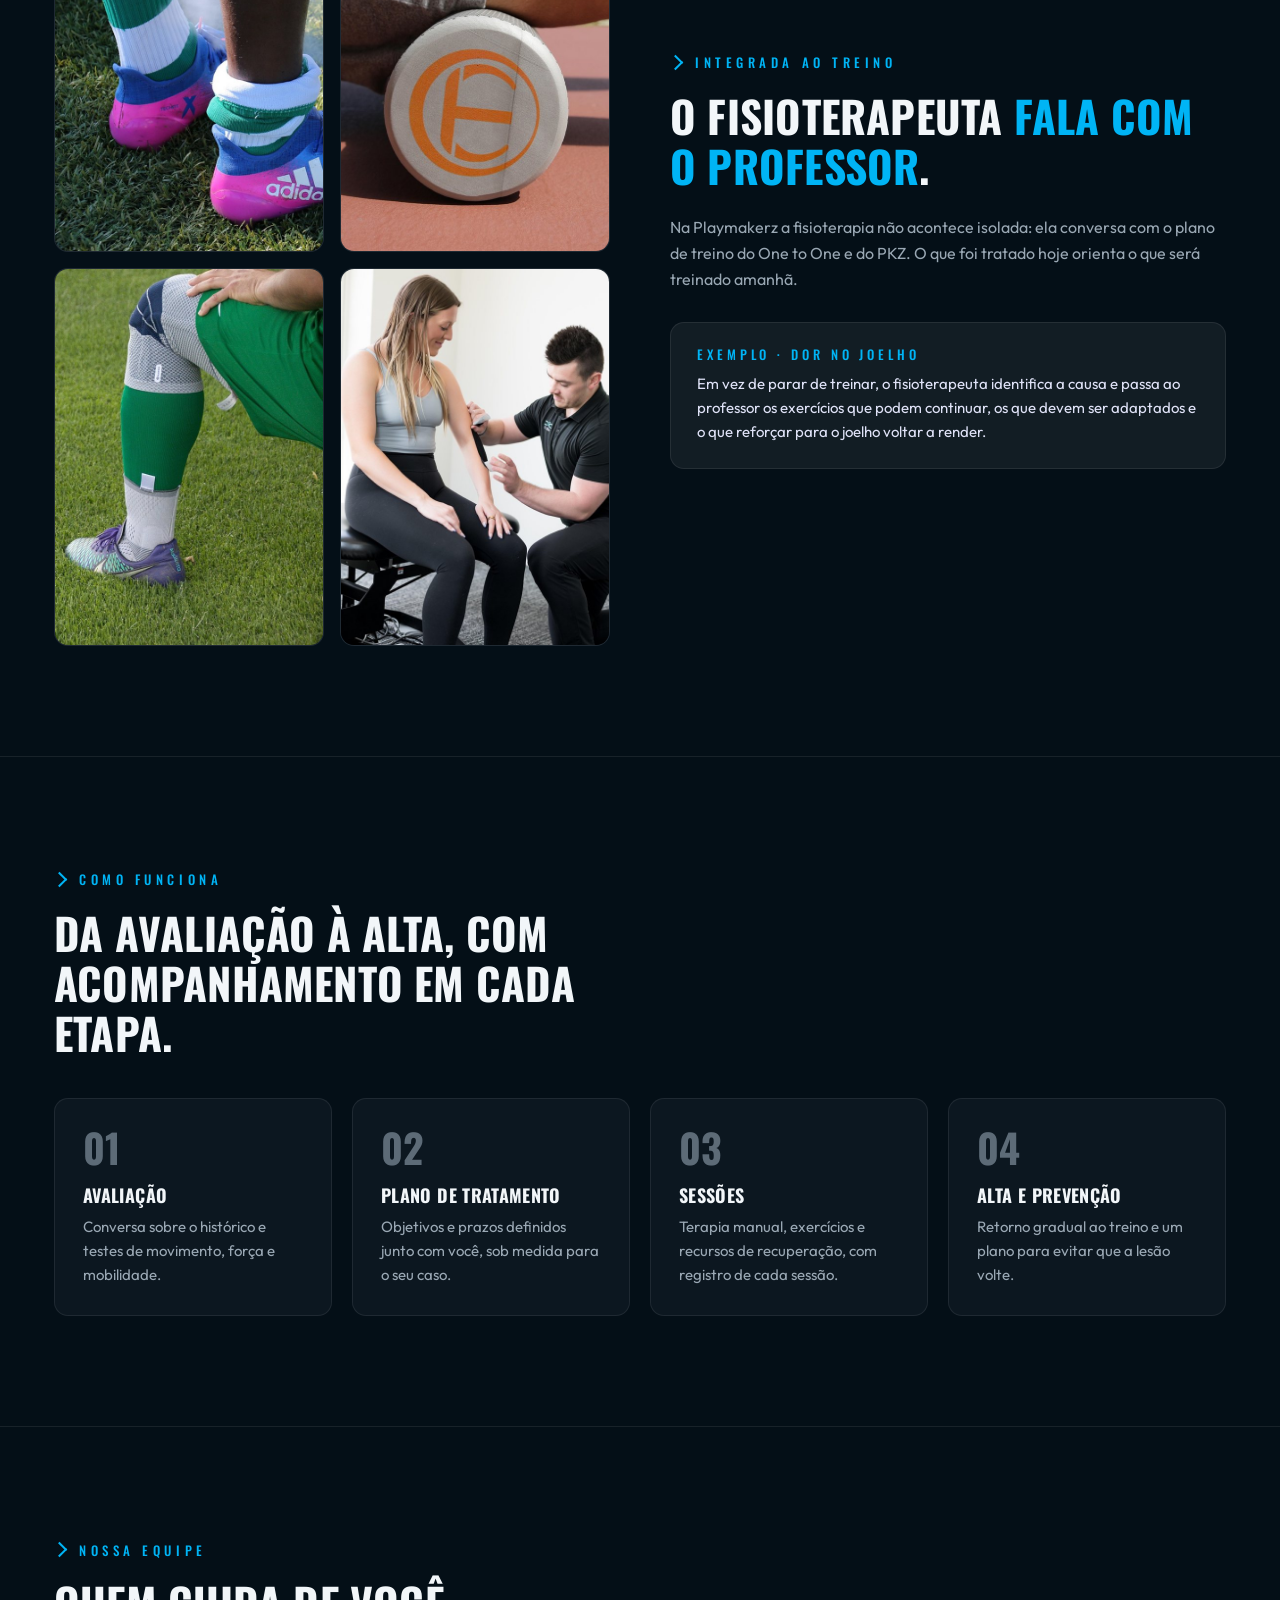
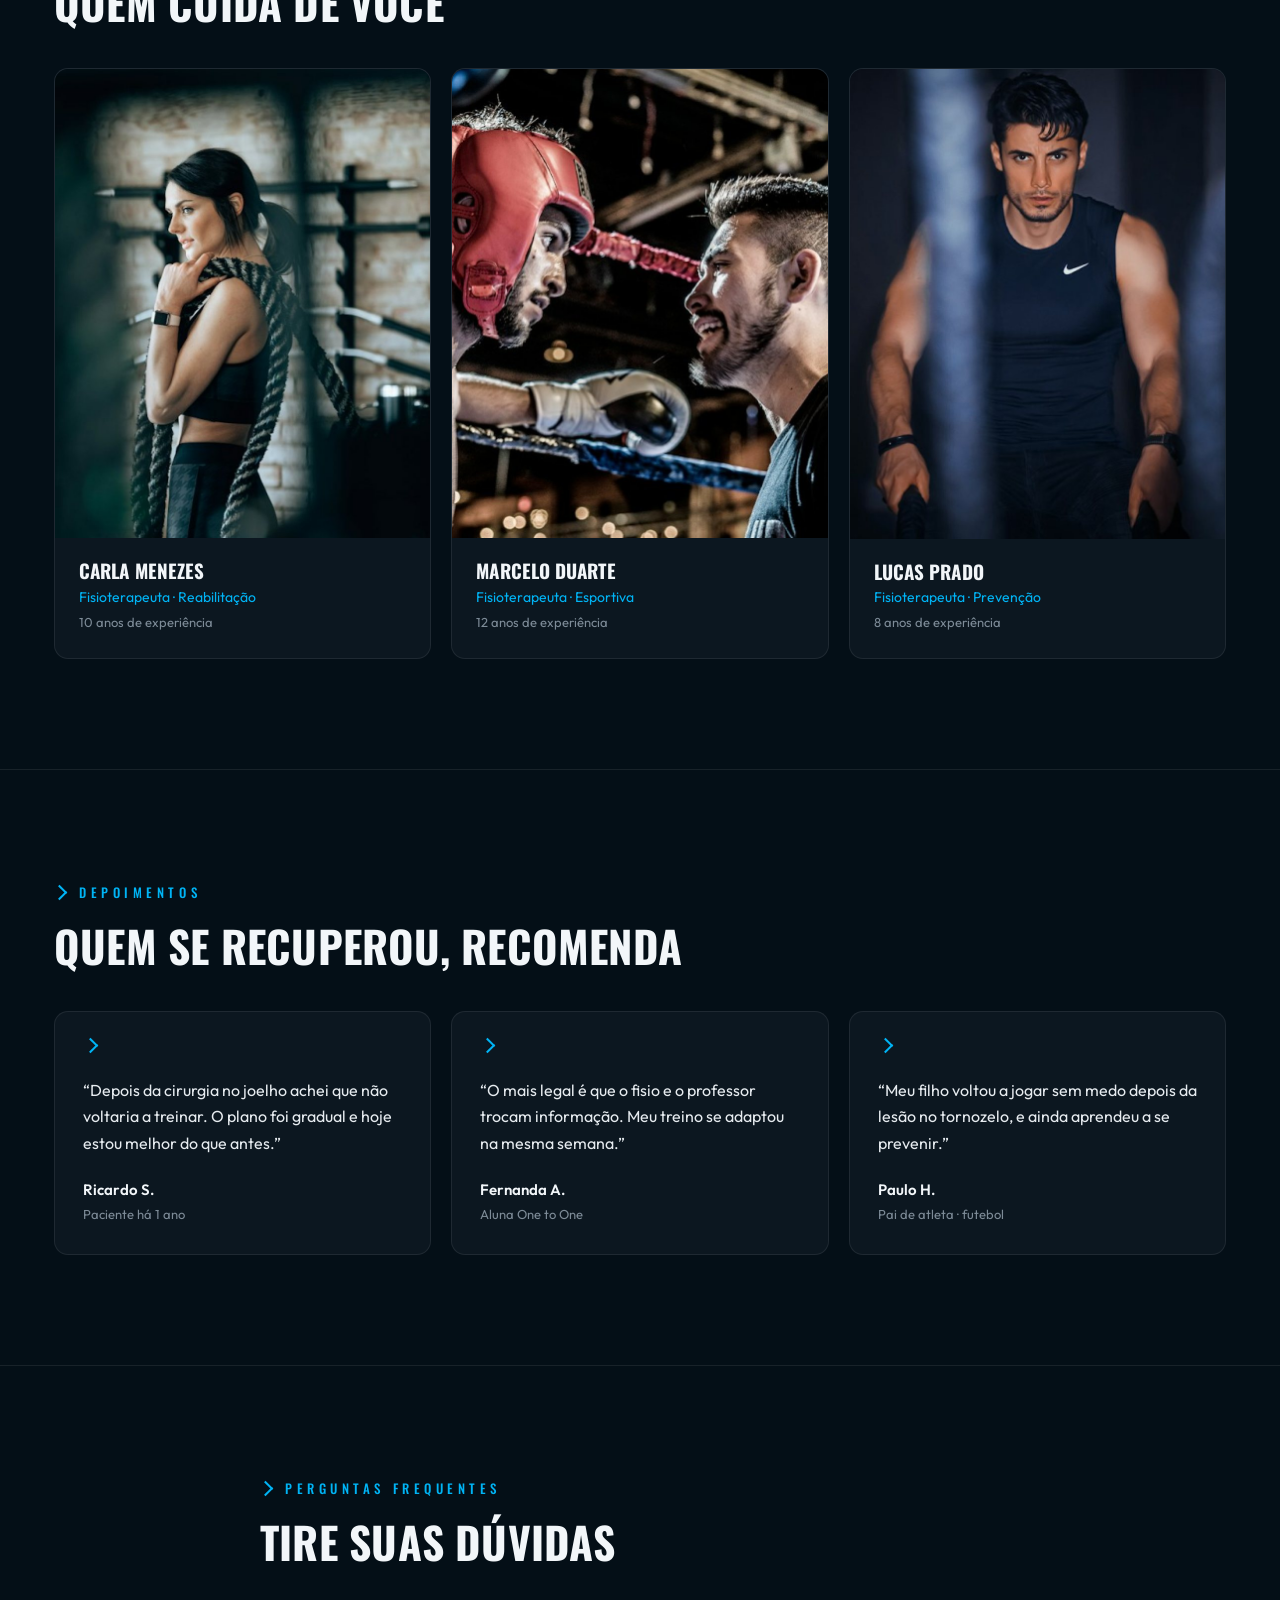
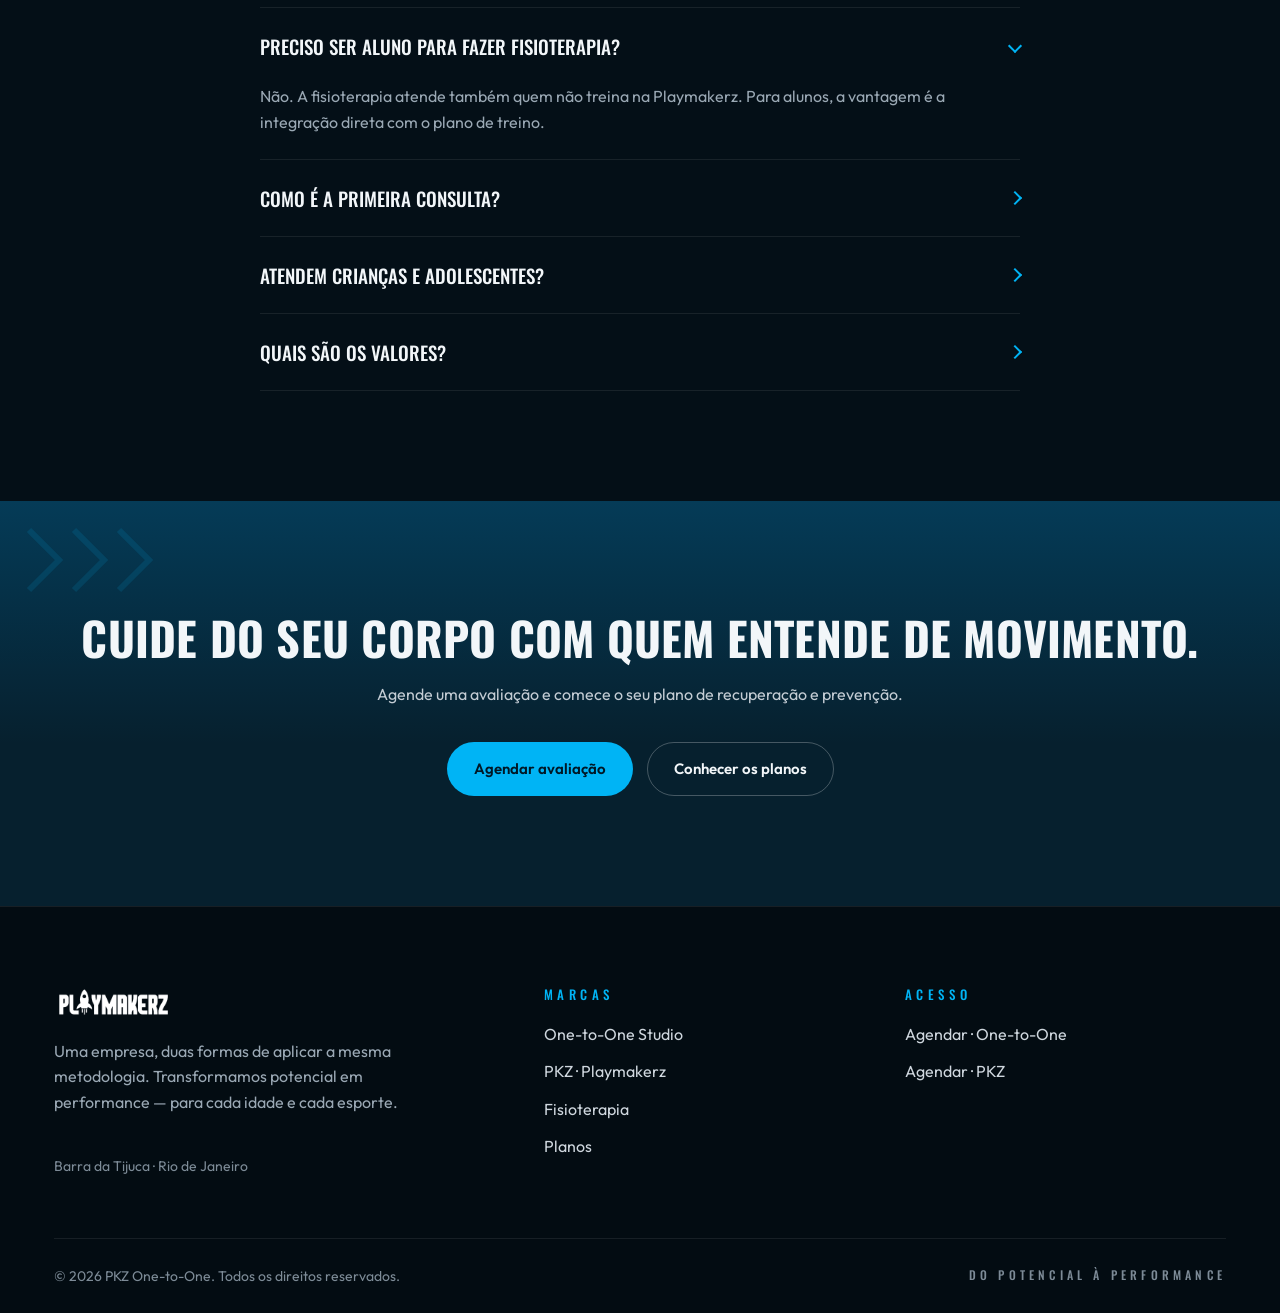
<file: fisioterapia.html>
<!doctype html>
<html lang="pt-BR">
  <head>
    <meta charset="UTF-8" />
    <meta name="viewport" content="width=device-width, initial-scale=1.0" />
    <title>Fisioterapia · Playmakerz</title>
    <meta
      name="description"
      content="Fisioterapia esportiva e de reabilitação integrada ao treino: avaliação, prevenção de lesões e recuperação para atletas e alunos da Playmakerz."
    />
    <link rel="icon" href="fotos/img/rocket.svg" type="image/svg+xml" />
    <link rel="preconnect" href="https://fonts.googleapis.com" />
    <link rel="preconnect" href="https://fonts.gstatic.com" crossorigin />
    <link
      href="https://fonts.googleapis.com/css2?family=Oswald:wght@500;600;700&family=Outfit:wght@400;600;700&display=swap"
      rel="stylesheet"
    />
    <link rel="stylesheet" href="style.css" />
    <!-- defer: o script só roda depois que o HTML terminou de ser lido -->
    <script src="script.js" defer></script>
  </head>
  <body>
    <!-- Cabeçalho: logo da Playmakerz + menu de navegação -->
    <header class="site-header">
      <div class="container nav">
        <a class="nav-logo" href="index.html">
          <img
            src="fotos/img/logo-playmakerz.png"
            alt="Playmakerz — página inicial"
            width="140"
            height="32"
          />
        </a>
        <button
          class="nav-toggle"
          type="button"
          aria-label="Abrir menu"
          aria-expanded="false"
          aria-controls="nav-links"
        >
          <span></span><span></span><span></span>
        </button>
        <nav aria-label="Menu principal">
          <ul class="nav-links" id="nav-links">
            <li><a href="one-to-one.html">One to One</a></li>
            <li><a href="pkz.html">PKZ</a></li>
            <li>
              <a href="fisioterapia.html" class="active" aria-current="page"
                >Fisioterapia</a
              >
            </li>
            <li><a href="planos.html">Planos</a></li>
            <li class="has-dropdown">
              <button
                type="button"
                class="dropdown-toggle"
                aria-expanded="false"
              >
                Agendar <span class="chev"></span>
              </button>
              <ul class="dropdown">
                <li><a href="agendar-one-to-one.html">One-to-One</a></li>
                <li><a href="agendar-pkz.html">PKZ</a></li>
              </ul>
            </li>
          </ul>
        </nav>
      </div>
    </header>

    <main>
      <!-- Hero section -->
      <section class="hero">
        <div class="container hero-grid">
          <div class="hero-content">
            <h1>Movimento sem dor, <br /><span class="hl">com performance</span>.</h1>
            <p class="hero-lead-wide">
              Fisioterapia esportiva e de reabilitação integrada ao treino.
              Avaliamos, tratamos e prevenimos lesões para que você e o seu
              atleta voltem a se mover com segurança e confiança.
            </p>
            <div class="hero-actions">
              <a
                class="btn btn-accent"
                href="https://wa.me/5521972657266" data-whatsapp="Olá! Quero agendar uma avaliação de fisioterapia."
                >Agendar avaliação <span class="chev"></span
              ></a>
            </div>
          </div>
          <img
            class="hero-photo"
            src="fotos/img/hero-fisioterapia.jpg"
            alt="Fisioterapeuta fazendo massagem de recuperação na perna de um atleta"
            width="900"
            height="1200"
          />
        </div>
      </section>

      <!-- Áreas de atuação -->
      <section class="section">
        <div class="container">
          <div class="reveal">
            <p class="eyebrow">Áreas de atuação</p>
            <h2 class="section-title" style="max-width: 620px">
              Do primeiro desconforto ao retorno ao esporte.
            </h2>
          </div>
          <div class="features">
            <article class="card feature reveal">
              <span class="chev"></span>
              <div>
                <h3>Fisioterapia esportiva</h3>
                <p>
                  Tratamento de lesões musculares, articulares e ligamentares
                  com foco no retorno seguro à modalidade.
                </p>
              </div>
            </article>
            <article class="card feature reveal">
              <span class="chev"></span>
              <div>
                <h3>Reabilitação pós-cirúrgica</h3>
                <p>
                  Protocolos progressivos para recuperar força, mobilidade e
                  confiança depois de uma cirurgia.
                </p>
              </div>
            </article>
            <article class="card feature reveal">
              <span class="chev"></span>
              <div>
                <h3>Prevenção de lesões</h3>
                <p>
                  Avaliação de movimento e correção de assimetrias antes que
                  elas virem problema.
                </p>
              </div>
            </article>
            <article class="card feature reveal">
              <span class="chev"></span>
              <div>
                <h3>Dor e postura</h3>
                <p>
                  Alívio de dores recorrentes e reeducação postural para o dia a
                  dia e para o treino.
                </p>
              </div>
            </article>
          </div>
        </div>
      </section>

      <!-- Integrada ao treino -->
      <section class="section">
        <div class="container grid-2">
          <div class="photo-mosaic reveal">
            <img
              src="fotos/img/fisio-1.jpg"
              alt="Atendimento no campo: spray para tratar o tornozelo de um jogador de futebol"
              loading="lazy"
            />
            <img
              src="fotos/img/fisio-2.jpg"
              alt="Atleta usando rolo de liberação miofascial na pista"
              loading="lazy"
            />
            <img
              src="fotos/img/fisio-3.jpg"
              alt="Jogador de futebol com joelheira de compressão em campo"
              loading="lazy"
            />
            <img
              src="fotos/img/fisio-4.jpg"
              alt="Fisioterapeuta avaliando o ombro de uma atleta na clínica"
              loading="lazy"
            />
          </div>
          <div class="reveal">
            <p class="eyebrow">Integrada ao treino</p>
            <h2 class="section-title" style="margin-bottom: 24px">
              O fisioterapeuta <span class="hl">fala com o professor</span>.
            </h2>
            <p style="color: var(--muted)">
              Na Playmakerz a fisioterapia não acontece isolada: ela conversa
              com o plano de treino do One to One e do PKZ. O que foi tratado
              hoje orienta o que será treinado amanhã.
            </p>
            <aside class="callout">
              <h3>Exemplo · dor no joelho</h3>
              <p>
                Em vez de parar de treinar, o fisioterapeuta identifica a causa
                e passa ao professor os exercícios que podem continuar, os que
                devem ser adaptados e o que reforçar para o joelho voltar a
                render.
              </p>
            </aside>
          </div>
        </div>
      </section>

      <!-- Como funciona (lista ordenada de etapas) -->
      <section class="section">
        <div class="container">
          <div class="reveal">
            <p class="eyebrow">Como funciona</p>
            <h2 class="section-title" style="max-width: 640px">
              Da avaliação à alta, com acompanhamento em cada etapa.
            </h2>
          </div>
          <ol class="grid-4 steps">
            <li class="card reveal">
              <span class="step-num">01</span>
              <h3>Avaliação</h3>
              <p>
                Conversa sobre o histórico e testes de movimento, força e
                mobilidade.
              </p>
            </li>
            <li class="card reveal">
              <span class="step-num">02</span>
              <h3>Plano de tratamento</h3>
              <p>
                Objetivos e prazos definidos junto com você, sob medida para o
                seu caso.
              </p>
            </li>
            <li class="card reveal">
              <span class="step-num">03</span>
              <h3>Sessões</h3>
              <p>
                Terapia manual, exercícios e recursos de recuperação, com
                registro de cada sessão.
              </p>
            </li>
            <li class="card reveal">
              <span class="step-num">04</span>
              <h3>Alta e prevenção</h3>
              <p>
                Retorno gradual ao treino e um plano para evitar que a lesão
                volte.
              </p>
            </li>
          </ol>
        </div>
      </section>

      <!-- Equipe: cada foto com legenda (figure + figcaption) -->
      <section class="section">
        <div class="container">
          <div class="reveal">
            <p class="eyebrow">Nossa equipe</p>
            <h2 class="section-title">Quem cuida de você</h2>
          </div>
          <div class="grid-3">
            <figure class="team-card reveal">
              <div class="photo">
                <img
                  src="fotos/img/prof-carla.jpg"
                  alt="Carla Menezes"
                  loading="lazy"
                />
              </div>
              <figcaption class="info">
                <h3>Carla Menezes</h3>
                <span class="role">Fisioterapeuta · Reabilitação</span>
                <span class="exp">10 anos de experiência</span>
              </figcaption>
            </figure>
            <figure class="team-card reveal">
              <div class="photo">
                <img
                  src="fotos/img/prof-henrique.jpg"
                  alt="Marcelo Duarte"
                  loading="lazy"
                />
              </div>
              <figcaption class="info">
                <h3>Marcelo Duarte</h3>
                <span class="role">Fisioterapeuta · Esportiva</span>
                <span class="exp">12 anos de experiência</span>
              </figcaption>
            </figure>
            <figure class="team-card reveal">
              <div class="photo">
                <img
                  src="fotos/img/prof-eduardo.jpg"
                  alt="Lucas Prado"
                  loading="lazy"
                />
              </div>
              <figcaption class="info">
                <h3>Lucas Prado</h3>
                <span class="role">Fisioterapeuta · Prevenção</span>
                <span class="exp">8 anos de experiência</span>
              </figcaption>
            </figure>
          </div>
        </div>
      </section>

      <!-- Depoimentos -->
      <section class="section">
        <div class="container">
          <div class="reveal">
            <p class="eyebrow">Depoimentos</p>
            <h2 class="section-title">Quem se recuperou, recomenda</h2>
          </div>
          <div class="grid-3">
            <article class="card quote reveal">
              <span class="chev"></span>
              <p class="quote-text">
                “Depois da cirurgia no joelho achei que não voltaria a treinar.
                O plano foi gradual e hoje estou melhor do que antes.”
              </p>
              <p class="quote-author">
                <strong>Ricardo S.</strong><span>Paciente há 1 ano</span>
              </p>
            </article>
            <article class="card quote reveal">
              <span class="chev"></span>
              <p class="quote-text">
                “O mais legal é que o fisio e o professor trocam informação. Meu
                treino se adaptou na mesma semana.”
              </p>
              <p class="quote-author">
                <strong>Fernanda A.</strong><span>Aluna One to One</span>
              </p>
            </article>
            <article class="card quote reveal">
              <span class="chev"></span>
              <p class="quote-text">
                “Meu filho voltou a jogar sem medo depois da lesão no tornozelo,
                e ainda aprendeu a se prevenir.”
              </p>
              <p class="quote-author">
                <strong>Paulo H.</strong><span>Pai de atleta · futebol</span>
              </p>
            </article>
          </div>
        </div>
      </section>

      <!-- Perguntas frequentes: lista descritiva (pergunta em dt, resposta em dd) -->
      <section class="section">
        <div class="container">
          <div class="faq">
            <p class="eyebrow">Perguntas frequentes</p>
            <h2 class="section-title">Tire suas dúvidas</h2>
            <dl class="faq-list">
              <div class="faq-item open">
                <dt>
                  <button class="faq-q" type="button" aria-expanded="true">
                    Preciso ser aluno para fazer fisioterapia?
                    <span class="chev"></span>
                  </button>
                </dt>
                <dd class="faq-a">
                  <p>
                    Não. A fisioterapia atende também quem não treina na
                    Playmakerz. Para alunos, a vantagem é a integração direta com
                    o plano de treino.
                  </p>
                </dd>
              </div>
              <div class="faq-item">
                <dt>
                  <button class="faq-q" type="button" aria-expanded="false">
                    Como é a primeira consulta? <span class="chev"></span>
                  </button>
                </dt>
                <dd class="faq-a">
                  <p>
                    É uma avaliação com conversa sobre o seu histórico e testes
                    de movimento. Ao final você sai com um plano de tratamento e
                    uma previsão de prazos.
                  </p>
                </dd>
              </div>
              <div class="faq-item">
                <dt>
                  <button class="faq-q" type="button" aria-expanded="false">
                    Atendem crianças e adolescentes? <span class="chev"></span>
                  </button>
                </dt>
                <dd class="faq-a">
                  <p>
                    Sim. Atendemos os atletas do PKZ Lab e outros jovens
                    esportistas, com acompanhamento próximo dos responsáveis.
                  </p>
                </dd>
              </div>
              <div class="faq-item">
                <dt>
                  <button class="faq-q" type="button" aria-expanded="false">
                    Quais são os valores? <span class="chev"></span>
                  </button>
                </dt>
                <dd class="faq-a">
                  <p>
                    Os valores dependem do tratamento e do número de sessões.
                    Veja os <a class="hl" href="planos.html">planos</a> e fale
                    com a gente para montar o ideal para o seu caso.
                  </p>
                </dd>
              </div>
            </dl>
          </div>
        </div>
      </section>

      <!-- Chamada final para agendamento -->
      <section class="cta">
        <img
          class="deco-chevrons"
          src="fotos/img/chevrons.svg"
          alt=""
          width="140"
          height="70"
          style="left: 24px; top: 24px"
        />
        <div class="container reveal">
          <h2>Cuide do seu corpo com quem entende de movimento.</h2>
          <p>
            Agende uma avaliação e comece o seu plano de recuperação e
            prevenção.
          </p>
          <div class="actions">
            <a
              class="btn btn-primary"
              href="https://wa.me/5521972657266" data-whatsapp="Olá! Quero agendar uma avaliação de fisioterapia."
              >Agendar avaliação</a
            >
            <a class="btn btn-ghost" href="planos.html">Conhecer os planos</a>
          </div>
        </div>
      </section>
    </main>

    <!-- Rodapé: contato, links e copyright -->
    <footer class="site-footer">
      <div class="container">
        <div class="footer-grid">
          <div>
            <img
              class="logo"
              src="fotos/img/logo-playmakerz.png"
              alt="Playmakerz"
              width="140"
              height="32"
              loading="lazy"
            />
            <p>
              Uma empresa, duas formas de aplicar a mesma metodologia.
              Transformamos potencial em performance — para cada idade e cada
              esporte.
            </p>
            <address class="addr">Barra da Tijuca · Rio de Janeiro</address>
          </div>
          <nav aria-labelledby="rodape-marcas">
            <h2 id="rodape-marcas">Marcas</h2>
            <ul>
              <li><a href="one-to-one.html">One-to-One Studio</a></li>
              <li><a href="pkz.html">PKZ · Playmakerz</a></li>
              <li><a href="fisioterapia.html">Fisioterapia</a></li>
              <li><a href="planos.html">Planos</a></li>
            </ul>
          </nav>
          <nav aria-labelledby="rodape-acesso">
            <h2 id="rodape-acesso">Acesso</h2>
            <ul>
              <li>
                <a href="agendar-one-to-one.html">Agendar · One-to-One</a>
              </li>
              <li><a href="agendar-pkz.html">Agendar · PKZ</a></li>
            </ul>
          </nav>
        </div>
        <div class="footer-bottom">
          <p>
            &copy; <time datetime="2026">2026</time> PKZ One-to-One. Todos os
            direitos reservados.
          </p>
          <p class="tag">Do potencial à performance</p>
        </div>
      </div>
    </footer>
  </body>
</html>
</file>
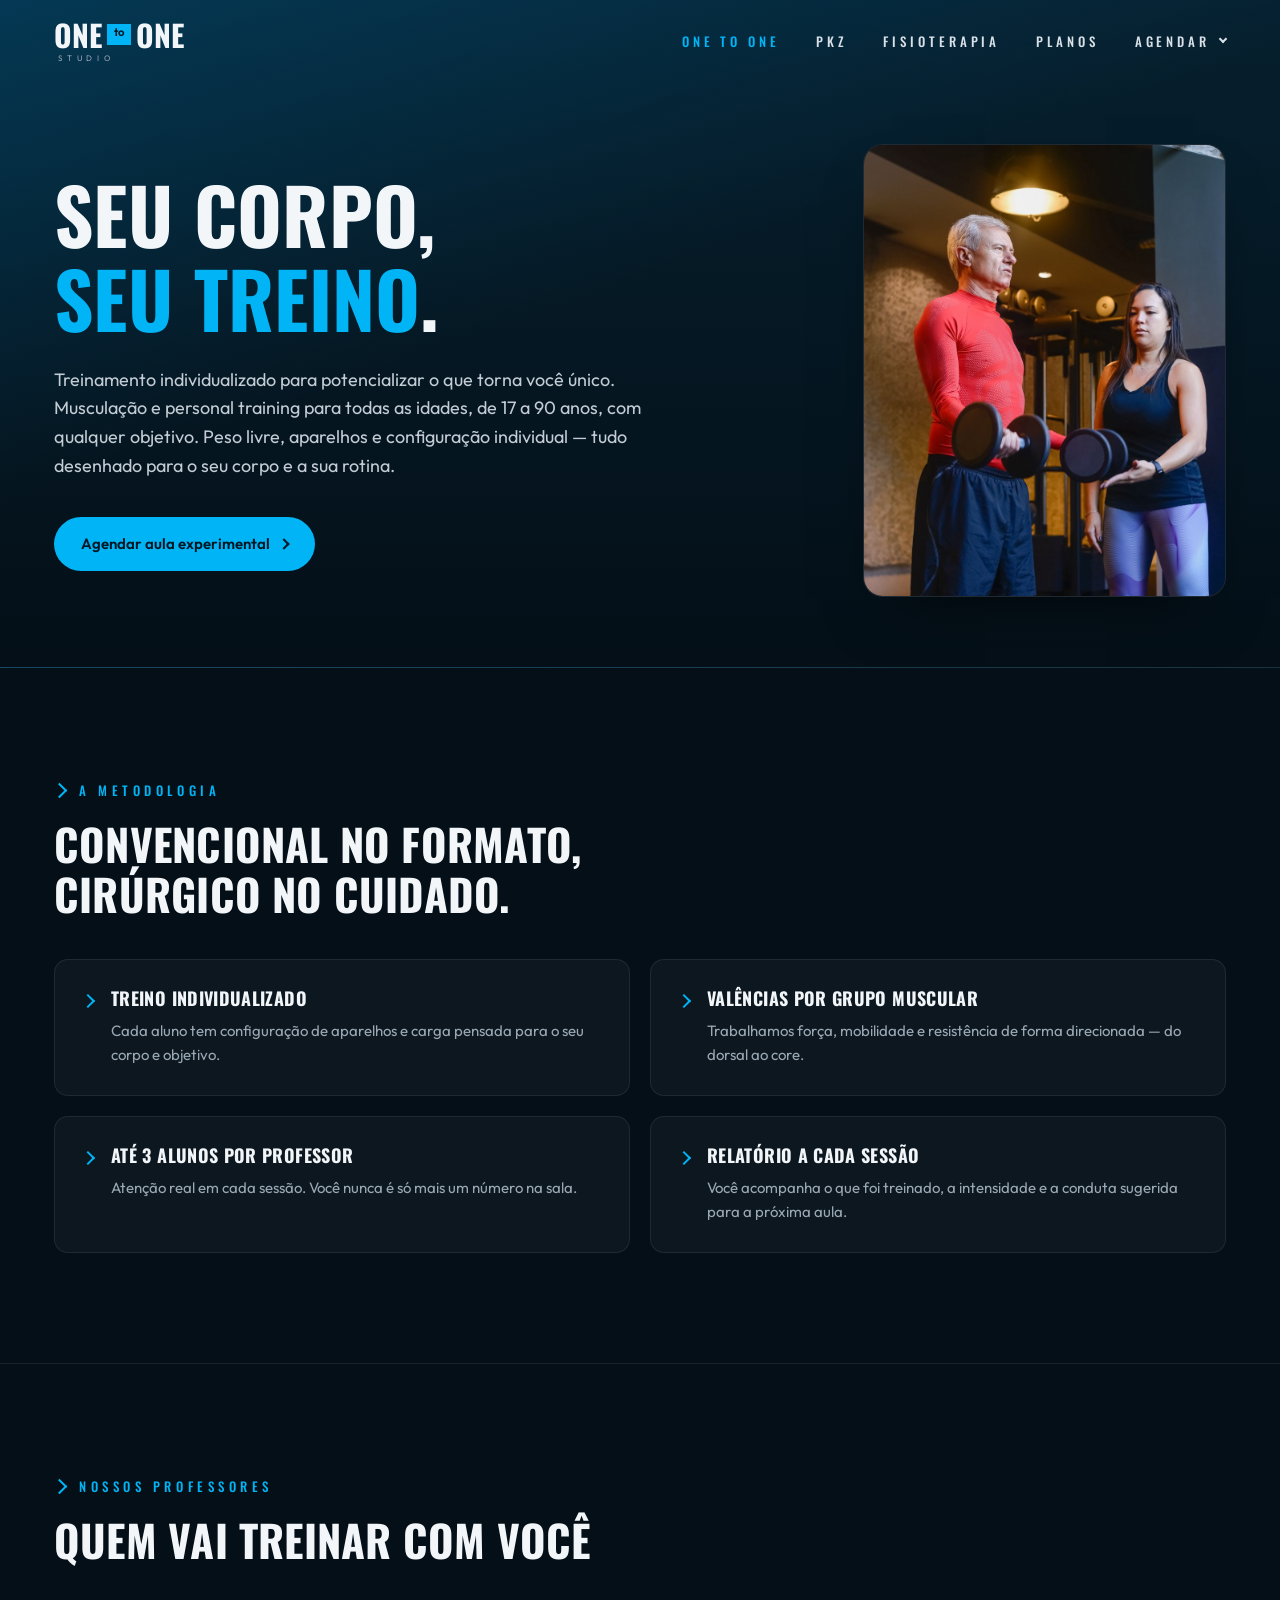
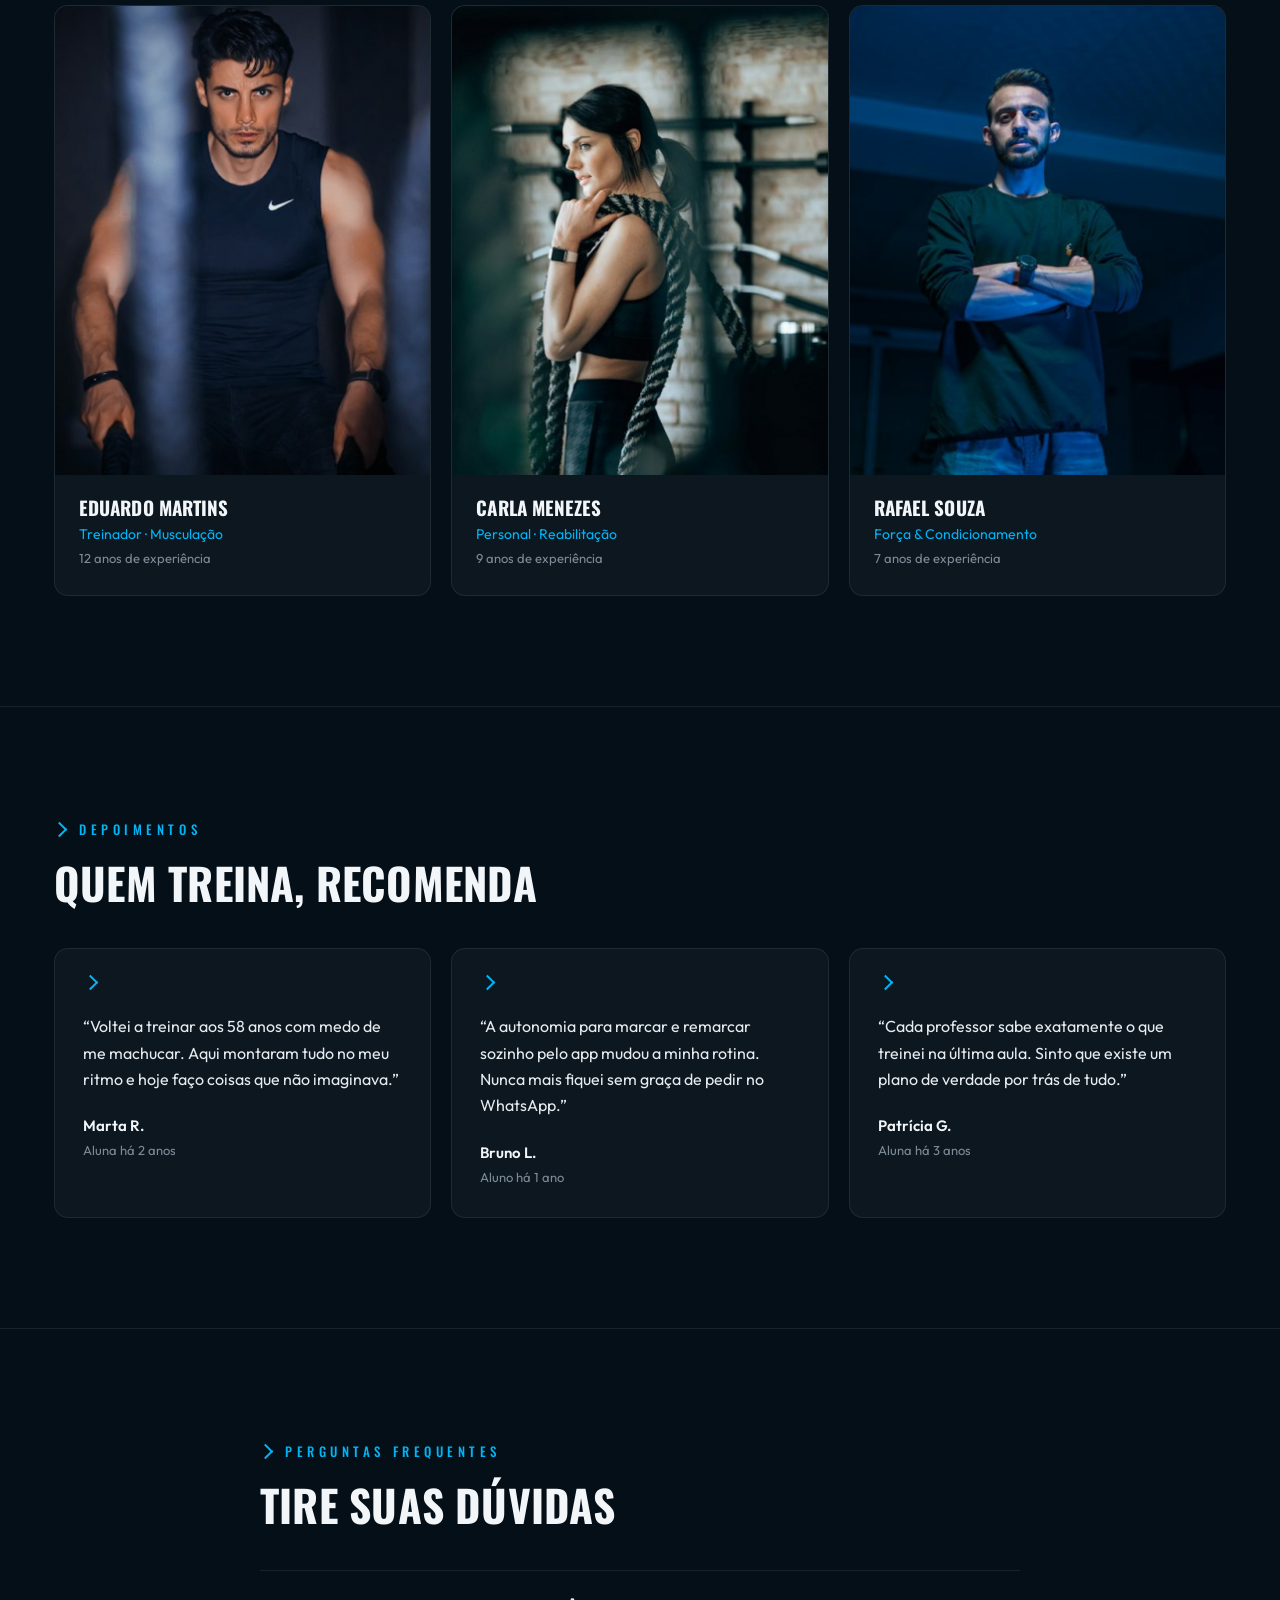
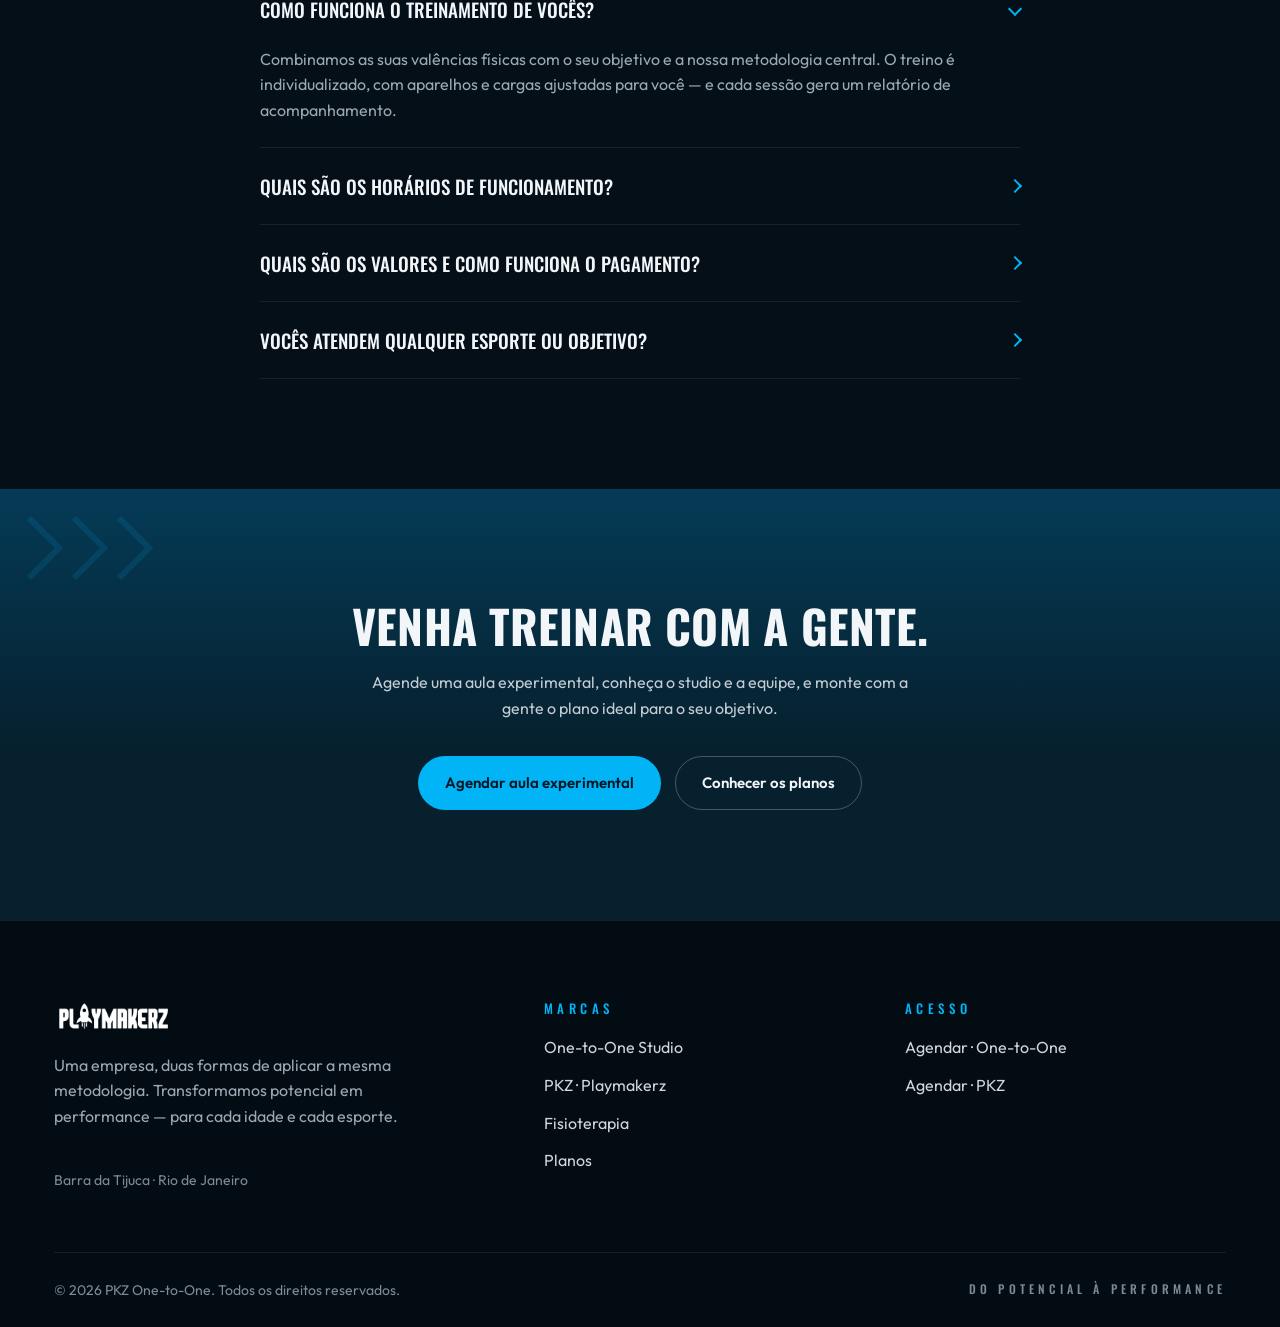
<file: one-to-one.html>
<!doctype html>
<html lang="pt-BR">
  <head>
    <meta charset="UTF-8" />
    <meta name="viewport" content="width=device-width, initial-scale=1.0" />
    <title>One to One Studio · Playmakerz</title>
    <meta
      name="description"
      content="Treinamento individualizado para todas as idades, de 17 a 90 anos. Musculação e personal training com até 3 alunos por professor."
    />
    <link rel="icon" href="fotos/img/rocket.svg" type="image/svg+xml" />
    <link rel="preconnect" href="https://fonts.googleapis.com" />
    <link rel="preconnect" href="https://fonts.gstatic.com" crossorigin />
    <link
      href="https://fonts.googleapis.com/css2?family=Oswald:wght@500;600;700&family=Outfit:wght@400;600;700&display=swap"
      rel="stylesheet"
    />
    <link rel="stylesheet" href="style.css" />
    <!-- defer: o script só roda depois que o HTML terminou de ser lido -->
    <script src="script.js" defer></script>
  </head>
  <body>
    <!-- Cabeçalho: logo do One to One Studio + menu de navegação -->
    <header class="site-header">
      <div class="container nav">
        <a
          class="nav-logo"
          href="index.html"
          aria-label="One to One Studio — página inicial"
        >
          <span class="brand-logo-1to1 nav-1to1" aria-hidden="true">
            <span class="word">ONE <span class="to">to</span> ONE</span>
            <span class="studio">STUDIO</span>
          </span>
        </a>
        <button
          class="nav-toggle"
          type="button"
          aria-label="Abrir menu"
          aria-expanded="false"
          aria-controls="nav-links"
        >
          <span></span><span></span><span></span>
        </button>
        <nav aria-label="Menu principal">
          <ul class="nav-links" id="nav-links">
            <li>
              <a href="one-to-one.html" class="active" aria-current="page"
                >One to One</a
              >
            </li>
            <li><a href="pkz.html">PKZ</a></li>
            <li><a href="fisioterapia.html">Fisioterapia</a></li>
            <li><a href="planos.html">Planos</a></li>
            <li class="has-dropdown">
              <button
                type="button"
                class="dropdown-toggle"
                aria-expanded="false"
              >
                Agendar <span class="chev"></span>
              </button>
              <ul class="dropdown">
                <li><a href="agendar-one-to-one.html">One-to-One</a></li>
                <li><a href="agendar-pkz.html">PKZ</a></li>
              </ul>
            </li>
          </ul>
        </nav>
      </div>
    </header>

    <main>
      <!-- Hero section -->
      <section class="hero">
        <div class="container hero-grid">
          <div class="hero-content">
            <h1>Seu corpo, <br /><span class="hl">seu treino</span>.</h1>
            <p class="hero-lead-wide">
              Treinamento individualizado para potencializar o que torna você
              único. Musculação e personal training para todas as idades, de 17
              a 90 anos, com qualquer objetivo. Peso livre, aparelhos e
              configuração individual — tudo desenhado para o seu corpo e a sua
              rotina.
            </p>
            <div class="hero-actions">
              <a class="btn btn-accent" href="agendar-one-to-one.html"
                >Agendar aula experimental <span class="chev"></span
              ></a>
            </div>
          </div>
          <img
            class="hero-photo"
            src="fotos/img/hero-one-to-one.jpg"
            alt="Aluno treinando com halteres sob a orientação de uma personal trainer"
            width="900"
            height="1348"
          />
        </div>
      </section>

      <!-- A metodologia -->
      <section class="section">
        <div class="container">
          <div class="reveal">
            <p class="eyebrow">A metodologia</p>
            <h2 class="section-title" style="max-width: 620px">
              Convencional no formato, cirúrgico no cuidado.
            </h2>
          </div>
          <div class="features">
            <article class="card feature reveal">
              <span class="chev"></span>
              <div>
                <h3>Treino individualizado</h3>
                <p>
                  Cada aluno tem configuração de aparelhos e carga pensada para
                  o seu corpo e objetivo.
                </p>
              </div>
            </article>
            <article class="card feature reveal">
              <span class="chev"></span>
              <div>
                <h3>Valências por grupo muscular</h3>
                <p>
                  Trabalhamos força, mobilidade e resistência de forma
                  direcionada — do dorsal ao core.
                </p>
              </div>
            </article>
            <article class="card feature reveal">
              <span class="chev"></span>
              <div>
                <h3>Até 3 alunos por professor</h3>
                <p>
                  Atenção real em cada sessão. Você nunca é só mais um número na
                  sala.
                </p>
              </div>
            </article>
            <article class="card feature reveal">
              <span class="chev"></span>
              <div>
                <h3>Relatório a cada sessão</h3>
                <p>
                  Você acompanha o que foi treinado, a intensidade e a conduta
                  sugerida para a próxima aula.
                </p>
              </div>
            </article>
          </div>
        </div>
      </section>

      <!-- Professores: cada foto com legenda (figure + figcaption) -->
      <section class="section">
        <div class="container">
          <div class="reveal">
            <p class="eyebrow">Nossos professores</p>
            <h2 class="section-title">Quem vai treinar com você</h2>
          </div>
          <div class="grid-3">
            <figure class="team-card reveal">
              <div class="photo">
                <img
                  src="fotos/img/prof-eduardo.jpg"
                  alt="Eduardo Martins"
                  loading="lazy"
                />
              </div>
              <figcaption class="info">
                <h3>Eduardo Martins</h3>
                <span class="role">Treinador · Musculação</span>
                <span class="exp">12 anos de experiência</span>
              </figcaption>
            </figure>
            <figure class="team-card reveal">
              <div class="photo">
                <img
                  src="fotos/img/prof-carla.jpg"
                  alt="Carla Menezes"
                  loading="lazy"
                />
              </div>
              <figcaption class="info">
                <h3>Carla Menezes</h3>
                <span class="role">Personal · Reabilitação</span>
                <span class="exp">9 anos de experiência</span>
              </figcaption>
            </figure>
            <figure class="team-card reveal">
              <div class="photo">
                <img
                  src="fotos/img/prof-rafael.jpg"
                  alt="Rafael Souza"
                  loading="lazy"
                />
              </div>
              <figcaption class="info">
                <h3>Rafael Souza</h3>
                <span class="role">Força &amp; Condicionamento</span>
                <span class="exp">7 anos de experiência</span>
              </figcaption>
            </figure>
          </div>
        </div>
      </section>

      <!-- Depoimentos -->
      <section class="section">
        <div class="container">
          <div class="reveal">
            <p class="eyebrow">Depoimentos</p>
            <h2 class="section-title">Quem treina, recomenda</h2>
          </div>
          <div class="grid-3">
            <article class="card quote reveal">
              <span class="chev"></span>
              <p class="quote-text">
                “Voltei a treinar aos 58 anos com medo de me machucar. Aqui
                montaram tudo no meu ritmo e hoje faço coisas que não
                imaginava.”
              </p>
              <p class="quote-author">
                <strong>Marta R.</strong><span>Aluna há 2 anos</span>
              </p>
            </article>
            <article class="card quote reveal">
              <span class="chev"></span>
              <p class="quote-text">
                “A autonomia para marcar e remarcar sozinho pelo app mudou a
                minha rotina. Nunca mais fiquei sem graça de pedir no WhatsApp.”
              </p>
              <p class="quote-author">
                <strong>Bruno L.</strong><span>Aluno há 1 ano</span>
              </p>
            </article>
            <article class="card quote reveal">
              <span class="chev"></span>
              <p class="quote-text">
                “Cada professor sabe exatamente o que treinei na última aula.
                Sinto que existe um plano de verdade por trás de tudo.”
              </p>
              <p class="quote-author">
                <strong>Patrícia G.</strong><span>Aluna há 3 anos</span>
              </p>
            </article>
          </div>
        </div>
      </section>

      <!-- Perguntas frequentes: lista descritiva (pergunta em dt, resposta em dd) -->
      <section class="section">
        <div class="container">
          <div class="faq">
            <p class="eyebrow">Perguntas frequentes</p>
            <h2 class="section-title">Tire suas dúvidas</h2>
            <dl class="faq-list">
              <div class="faq-item open">
                <dt>
                  <button class="faq-q" type="button" aria-expanded="true">
                    Como funciona o treinamento de vocês?
                    <span class="chev"></span>
                  </button>
                </dt>
                <dd class="faq-a">
                  <p>
                    Combinamos as suas valências físicas com o seu objetivo e a
                    nossa metodologia central. O treino é individualizado, com
                    aparelhos e cargas ajustadas para você — e cada sessão gera
                    um relatório de acompanhamento.
                  </p>
                </dd>
              </div>
              <div class="faq-item">
                <dt>
                  <button class="faq-q" type="button" aria-expanded="false">
                    Quais são os horários de funcionamento?
                    <span class="chev"></span>
                  </button>
                </dt>
                <dd class="faq-a">
                  <p>
                    Atendemos de segunda a sexta, das 7h às 20h, e aos sábados
                    pela manhã. Veja os horários livres e
                    <a class="hl" href="agendar-one-to-one.html"
                      >agende sua aula experimental</a
                    >.
                  </p>
                </dd>
              </div>
              <div class="faq-item">
                <dt>
                  <button class="faq-q" type="button" aria-expanded="false">
                    Quais são os valores e como funciona o pagamento?
                    <span class="chev"></span>
                  </button>
                </dt>
                <dd class="faq-a">
                  <p>
                    Cada pacote é montado sob medida, de acordo com a frequência
                    semanal e os serviços incluídos. Veja os
                    <a class="hl" href="planos.html">planos</a> e fale com a
                    gente para montar o seu.
                  </p>
                </dd>
              </div>
              <div class="faq-item">
                <dt>
                  <button class="faq-q" type="button" aria-expanded="false">
                    Vocês atendem qualquer esporte ou objetivo?
                    <span class="chev"></span>
                  </button>
                </dt>
                <dd class="faq-a">
                  <p>
                    Sim. A metodologia é a mesma e se adapta ao seu objetivo —
                    saúde, estética, reabilitação ou performance em qualquer
                    modalidade.
                  </p>
                </dd>
              </div>
            </dl>
          </div>
        </div>
      </section>

      <!-- Chamada final para agendamento -->
      <section class="cta">
        <img
          class="deco-chevrons"
          src="fotos/img/chevrons.svg"
          alt=""
          width="140"
          height="70"
          style="left: 24px; top: 24px"
        />
        <div class="container reveal">
          <h2>Venha treinar com a gente.</h2>
          <p>
            Agende uma aula experimental, conheça o studio e a equipe, e monte
            com a gente o plano ideal para o seu objetivo.
          </p>
          <div class="actions">
            <a class="btn btn-primary" href="agendar-one-to-one.html"
              >Agendar aula experimental</a
            >
            <a class="btn btn-ghost" href="planos.html">Conhecer os planos</a>
          </div>
        </div>
      </section>
    </main>

    <!-- Rodapé: contato, links e copyright -->
    <footer class="site-footer">
      <div class="container">
        <div class="footer-grid">
          <div>
            <img
              class="logo"
              src="fotos/img/logo-playmakerz.png"
              alt="Playmakerz"
              width="140"
              height="32"
              loading="lazy"
            />
            <p>
              Uma empresa, duas formas de aplicar a mesma metodologia.
              Transformamos potencial em performance — para cada idade e cada
              esporte.
            </p>
            <address class="addr">Barra da Tijuca · Rio de Janeiro</address>
          </div>
          <nav aria-labelledby="rodape-marcas">
            <h2 id="rodape-marcas">Marcas</h2>
            <ul>
              <li><a href="one-to-one.html">One-to-One Studio</a></li>
              <li><a href="pkz.html">PKZ · Playmakerz</a></li>
              <li><a href="fisioterapia.html">Fisioterapia</a></li>
              <li><a href="planos.html">Planos</a></li>
            </ul>
          </nav>
          <nav aria-labelledby="rodape-acesso">
            <h2 id="rodape-acesso">Acesso</h2>
            <ul>
              <li>
                <a href="agendar-one-to-one.html">Agendar · One-to-One</a>
              </li>
              <li><a href="agendar-pkz.html">Agendar · PKZ</a></li>
            </ul>
          </nav>
        </div>
        <div class="footer-bottom">
          <p>
            &copy; <time datetime="2026">2026</time> PKZ One-to-One. Todos os
            direitos reservados.
          </p>
          <p class="tag">Do potencial à performance</p>
        </div>
      </div>
    </footer>
  </body>
</html>
</file>
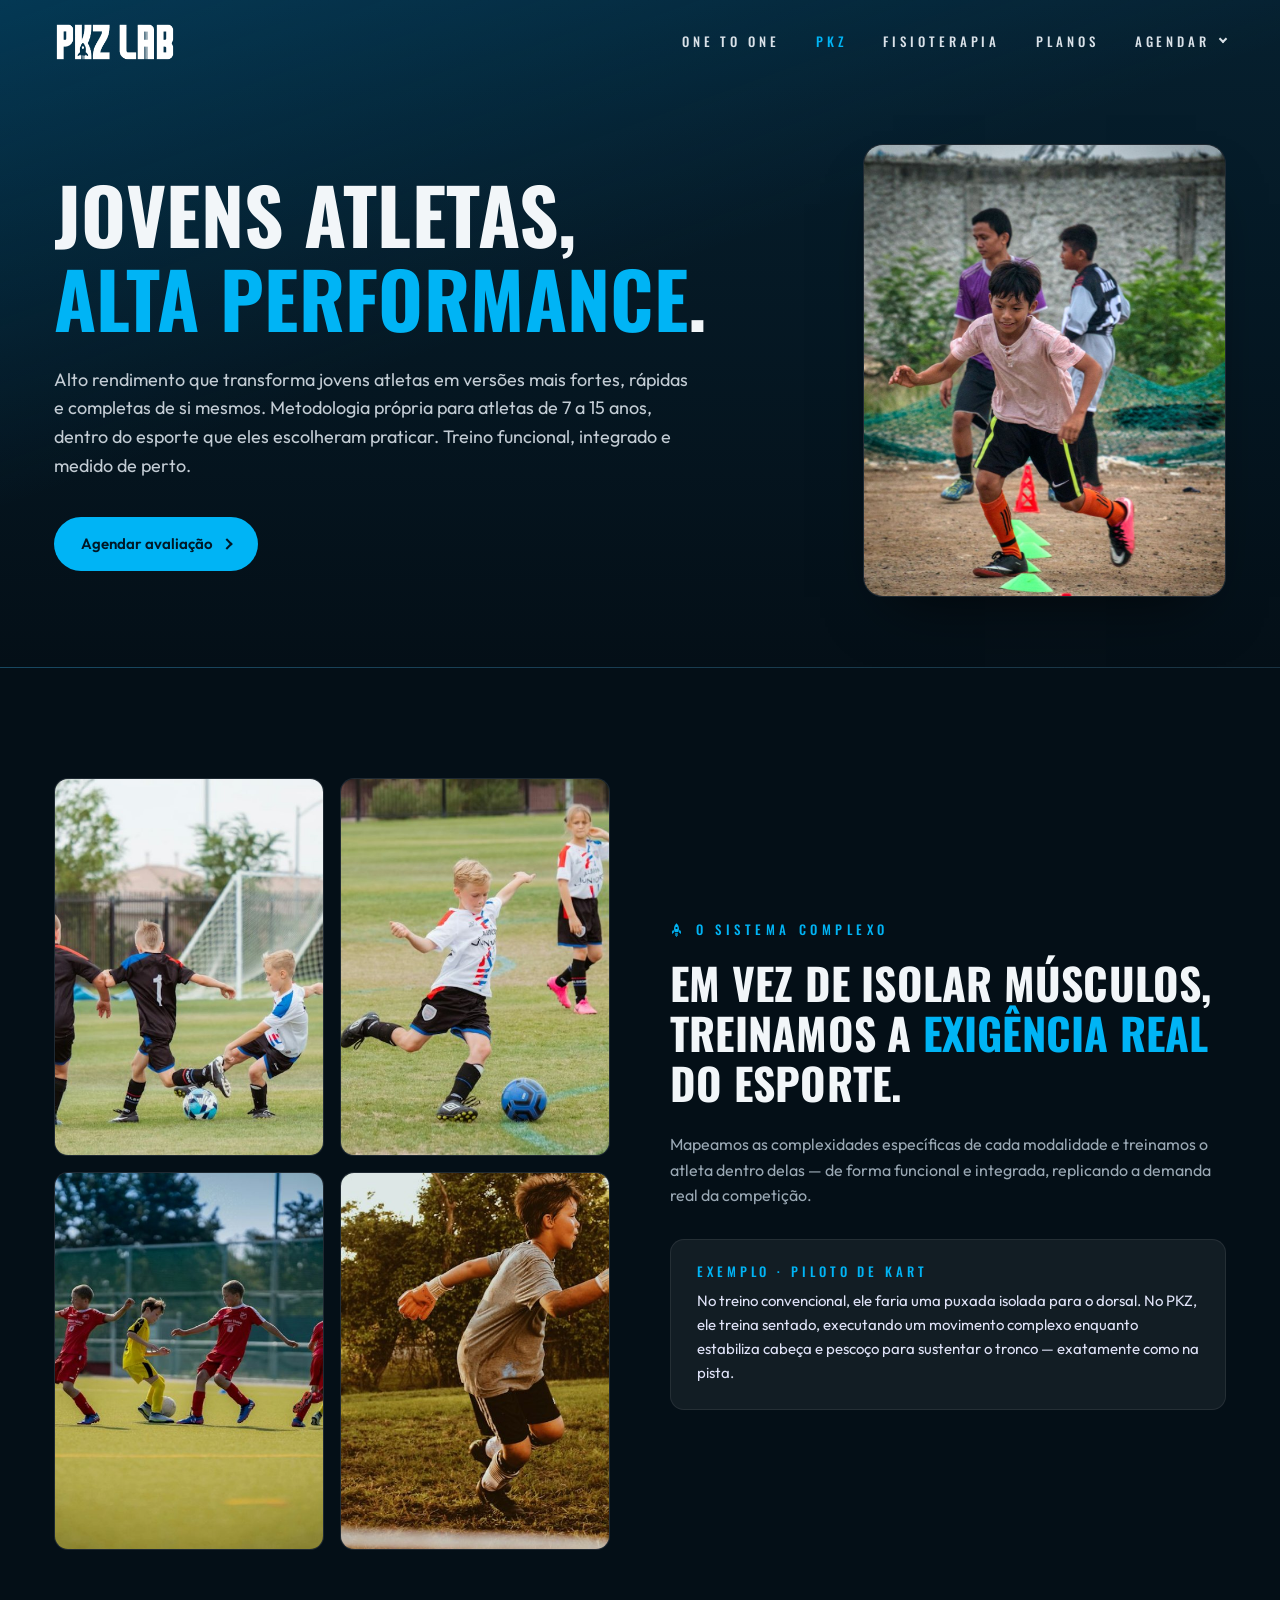
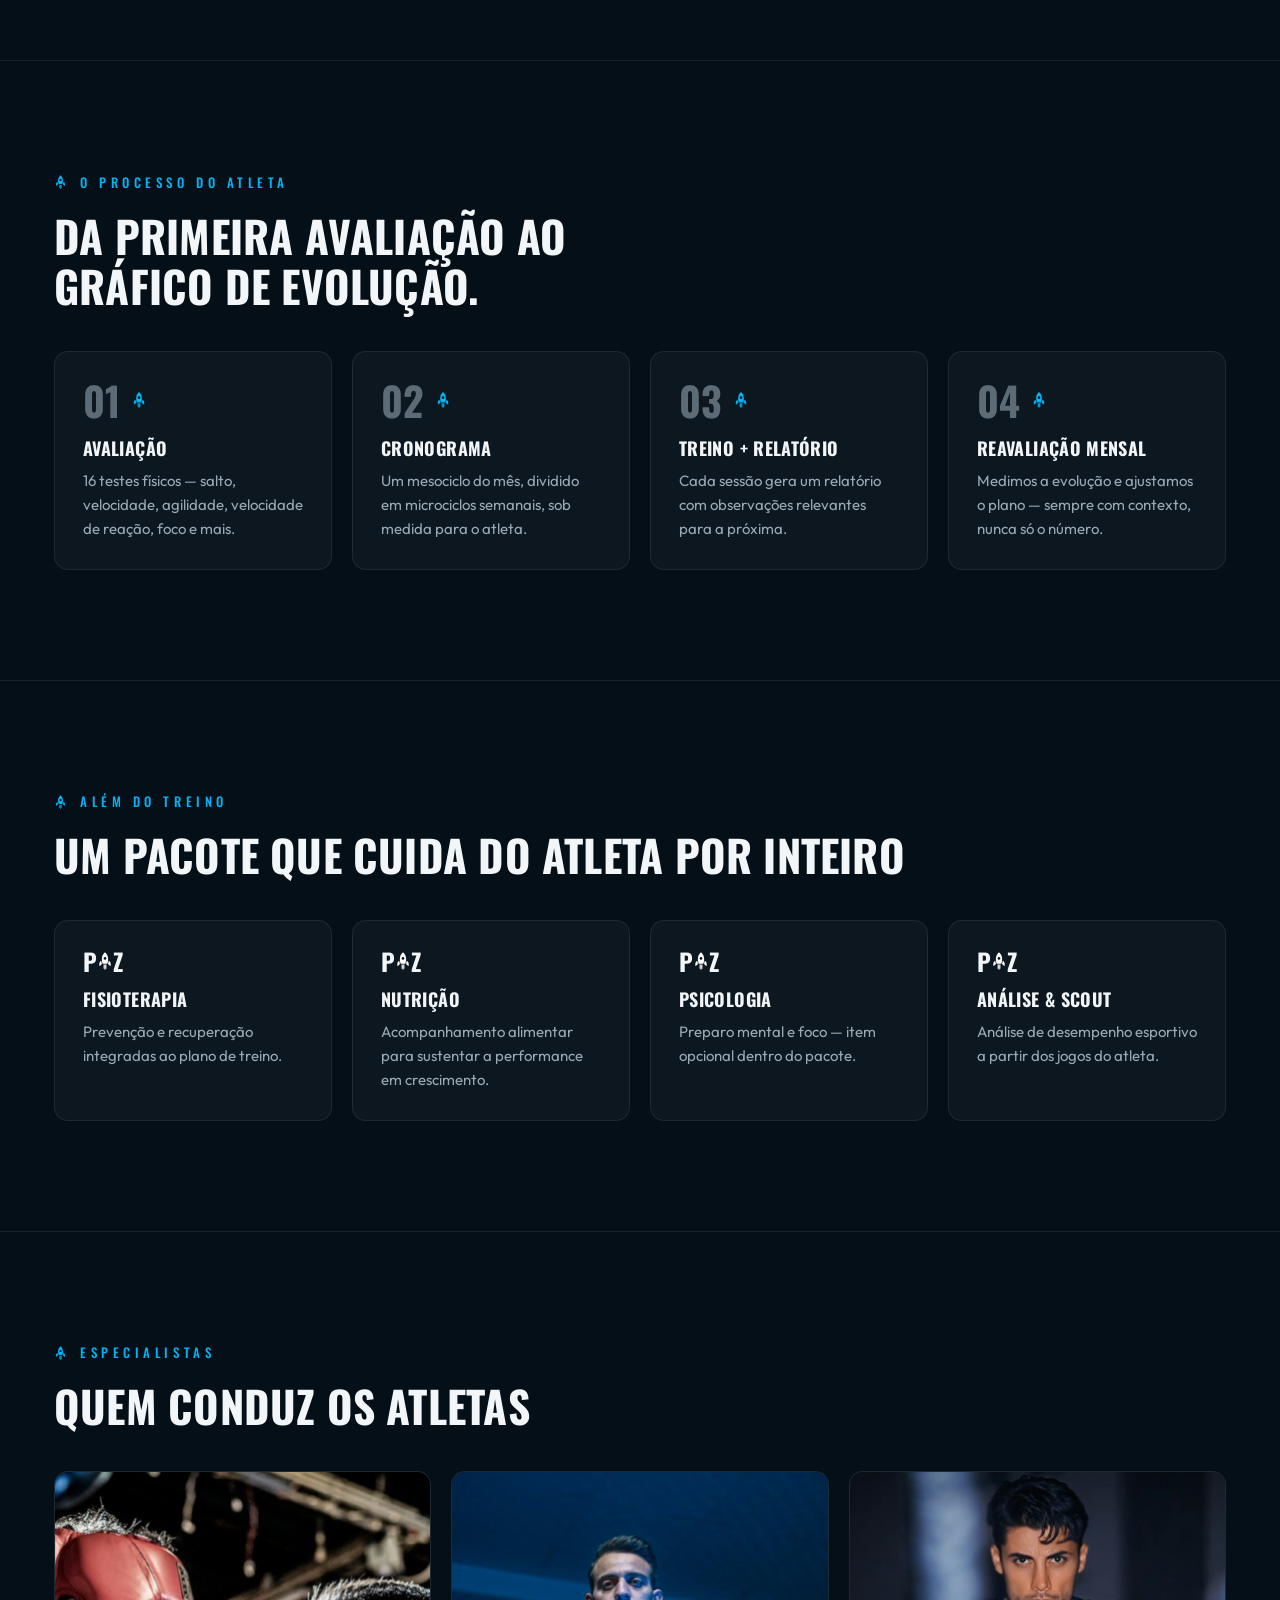
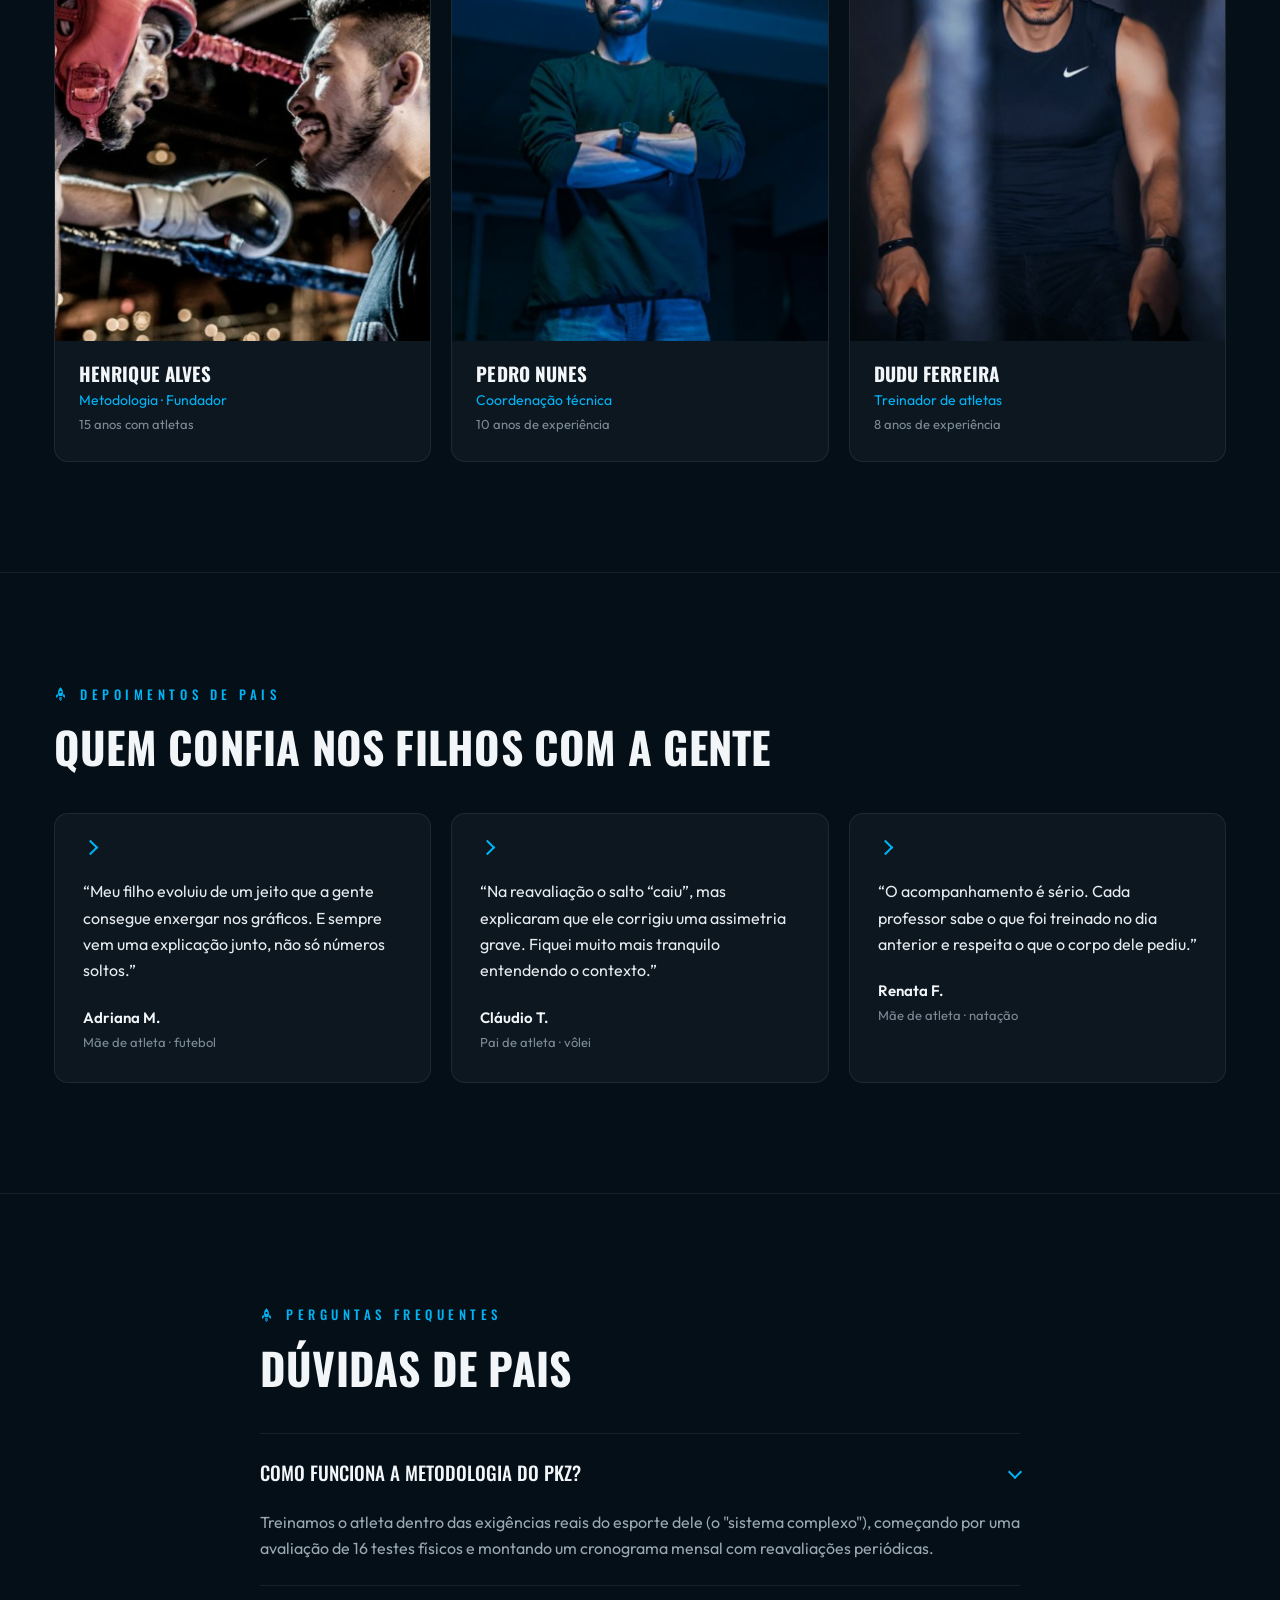
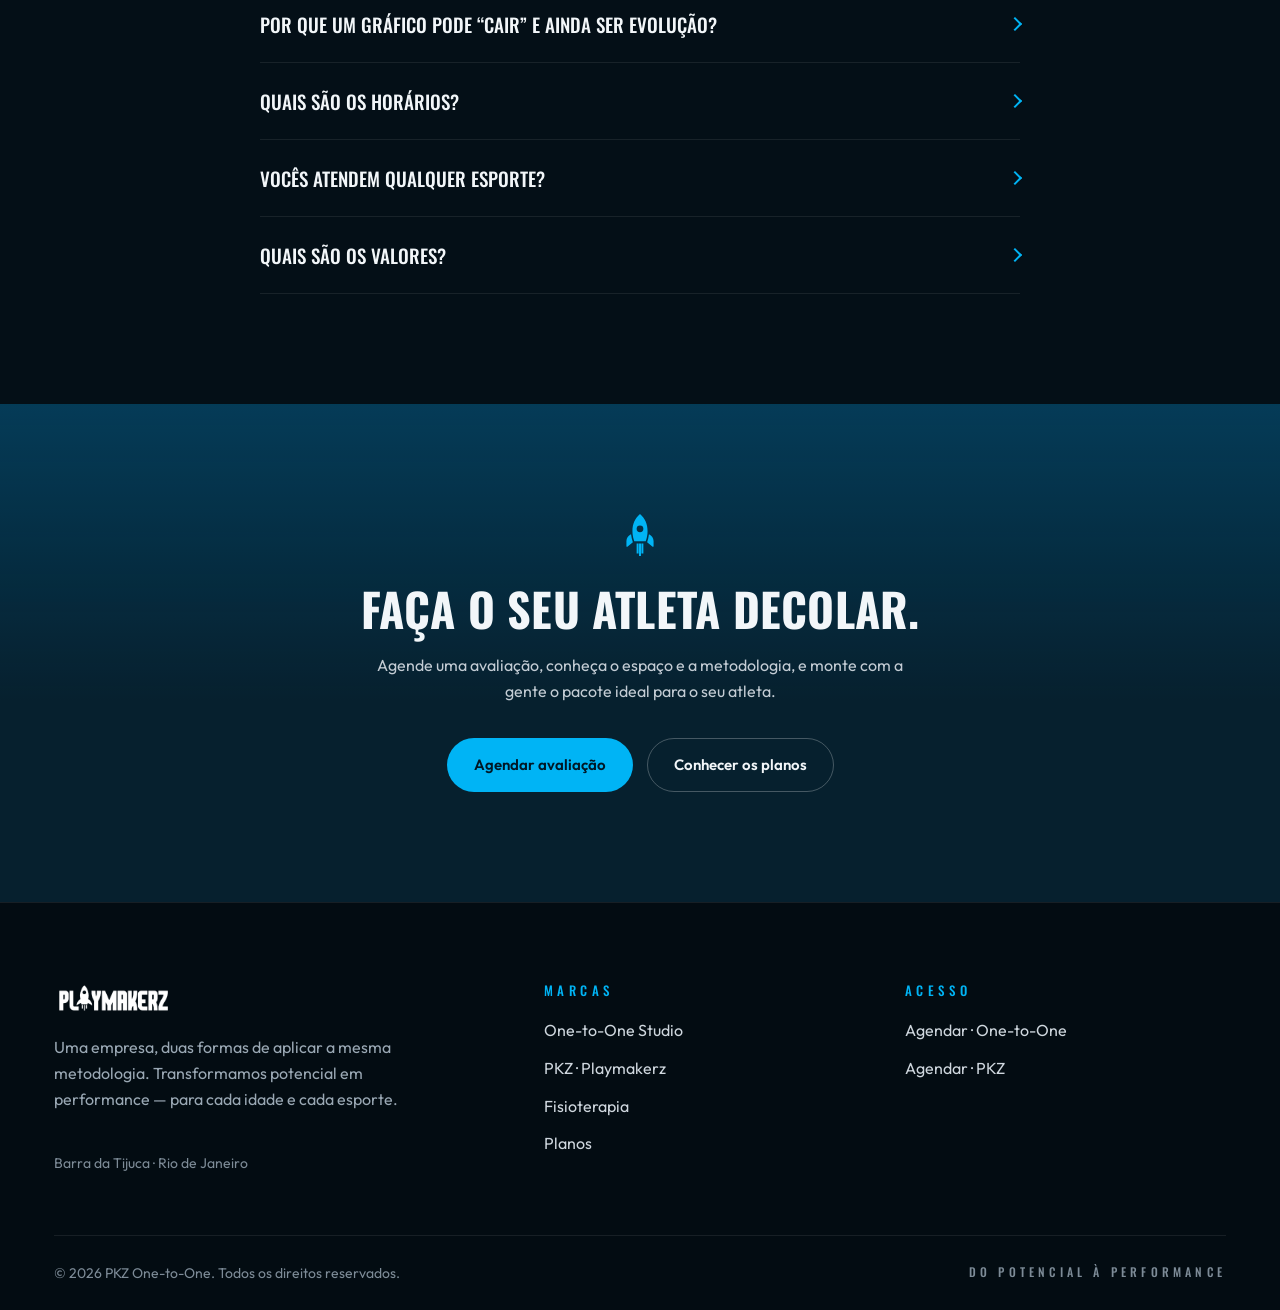
<file: pkz.html>
<!doctype html>
<html lang="pt-BR">
  <head>
    <meta charset="UTF-8" />
    <meta name="viewport" content="width=device-width, initial-scale=1.0" />
    <title>PKZ Lab · Playmakerz</title>
    <meta
      name="description"
      content="Alto rendimento para atletas de 7 a 15 anos, dentro do esporte que escolheram praticar. Treino funcional, integrado e medido de perto."
    />
    <link rel="icon" href="fotos/img/rocket.svg" type="image/svg+xml" />
    <link rel="preconnect" href="https://fonts.googleapis.com" />
    <link rel="preconnect" href="https://fonts.gstatic.com" crossorigin />
    <link
      href="https://fonts.googleapis.com/css2?family=Oswald:wght@500;600;700&family=Outfit:wght@400;600;700&display=swap"
      rel="stylesheet"
    />
    <link rel="stylesheet" href="style.css" />
    <!-- defer: o script só roda depois que o HTML terminou de ser lido -->
    <script src="script.js" defer></script>
  </head>
  <body class="pkz-rockets">
    <!-- Cabeçalho: logo do PKZ Lab + menu de navegação -->
    <header class="site-header">
      <div class="container nav">
        <a class="nav-logo" href="index.html">
          <img
            class="nav-pkzlab"
            src="fotos/img/logo-pkz-lab.png"
            alt="PKZ Lab — página inicial"
            width="133"
            height="40"
          />
        </a>
        <button
          class="nav-toggle"
          type="button"
          aria-label="Abrir menu"
          aria-expanded="false"
          aria-controls="nav-links"
        >
          <span></span><span></span><span></span>
        </button>
        <nav aria-label="Menu principal">
          <ul class="nav-links" id="nav-links">
            <li><a href="one-to-one.html">One to One</a></li>
            <li>
              <a href="pkz.html" class="active" aria-current="page">PKZ</a>
            </li>
            <li><a href="fisioterapia.html">Fisioterapia</a></li>
            <li><a href="planos.html">Planos</a></li>
            <li class="has-dropdown">
              <button
                type="button"
                class="dropdown-toggle"
                aria-expanded="false"
              >
                Agendar <span class="chev"></span>
              </button>
              <ul class="dropdown">
                <li><a href="agendar-one-to-one.html">One-to-One</a></li>
                <li><a href="agendar-pkz.html">PKZ</a></li>
              </ul>
            </li>
          </ul>
        </nav>
      </div>
    </header>

    <main>
      <!-- Hero section -->
      <section class="hero">
        <div class="container hero-grid">
          <div class="hero-content">
            <h1>
              Jovens atletas, <br /><span class="hl">alta performance</span>.
            </h1>
            <p class="hero-lead-wide">
              Alto rendimento que transforma jovens atletas em versões mais
              fortes, rápidas e completas de si mesmos. Metodologia própria para
              atletas de 7 a 15 anos, dentro do esporte que eles escolheram
              praticar. Treino funcional, integrado e medido de perto.
            </p>
            <div class="hero-actions">
              <a class="btn btn-accent" href="agendar-pkz.html"
                >Agendar avaliação <span class="chev"></span
              ></a>
            </div>
          </div>
          <img
            class="hero-photo"
            src="fotos/img/hero-pkz.jpg"
            alt="Menino fazendo treino de agilidade entre cones em um campo"
            width="900"
            height="1463"
          />
        </div>
      </section>

      <!-- O sistema complexo -->
      <section class="section">
        <div class="container grid-2">
          <div class="photo-mosaic reveal">
            <img
              src="fotos/img/pkz-1.jpg"
              alt="Crianças disputando a bola em campo de futebol"
              loading="lazy"
            />
            <img
              src="fotos/img/pkz-2.jpg"
              alt="Menino chutando a bola"
              loading="lazy"
            />
            <img
              src="fotos/img/pkz-3.jpg"
              alt="Jogo de futebol infantil"
              loading="lazy"
            />
            <img
              src="fotos/img/pkz-4.jpg"
              alt="Goleiro mirim correndo"
              loading="lazy"
            />
          </div>
          <div class="reveal">
            <p class="eyebrow">O sistema complexo</p>
            <h2 class="section-title" style="margin-bottom: 24px">
              Em vez de isolar músculos, treinamos a
              <span class="hl">exigência real</span> do esporte.
            </h2>
            <p style="color: var(--muted)">
              Mapeamos as complexidades específicas de cada modalidade e
              treinamos o atleta dentro delas — de forma funcional e integrada,
              replicando a demanda real da competição.
            </p>
            <!-- Conteúdo auxiliar: um exemplo que complementa o texto -->
            <aside class="callout">
              <h3>Exemplo · piloto de kart</h3>
              <p>
                No treino convencional, ele faria uma puxada isolada para o
                dorsal. No PKZ, ele treina sentado, executando um movimento
                complexo enquanto estabiliza cabeça e pescoço para sustentar o
                tronco — exatamente como na pista.
              </p>
            </aside>
          </div>
        </div>
      </section>

      <!-- O processo do atleta (lista ordenada de etapas) -->
      <section class="section">
        <div class="container">
          <div class="reveal">
            <p class="eyebrow">O processo do atleta</p>
            <h2 class="section-title" style="max-width: 640px">
              Da primeira avaliação ao gráfico de evolução.
            </h2>
          </div>
          <ol class="grid-4 steps">
            <li class="card reveal">
              <span class="step-num"
                >01
                <img class="rocket" src="fotos/img/rocket.svg" alt="" />
              </span>
              <h3>Avaliação</h3>
              <p>
                16 testes físicos — salto, velocidade, agilidade, velocidade de
                reação, foco e mais.
              </p>
            </li>
            <li class="card reveal">
              <span class="step-num"
                >02
                <img class="rocket" src="fotos/img/rocket.svg" alt="" />
              </span>
              <h3>Cronograma</h3>
              <p>
                Um mesociclo do mês, dividido em microciclos semanais, sob
                medida para o atleta.
              </p>
            </li>
            <li class="card reveal">
              <span class="step-num"
                >03
                <img class="rocket" src="fotos/img/rocket.svg" alt="" />
              </span>
              <h3>Treino + relatório</h3>
              <p>
                Cada sessão gera um relatório com observações relevantes para a
                próxima.
              </p>
            </li>
            <li class="card reveal">
              <span class="step-num"
                >04
                <img class="rocket" src="fotos/img/rocket.svg" alt="" />
              </span>
              <h3>Reavaliação mensal</h3>
              <p>
                Medimos a evolução e ajustamos o plano — sempre com contexto,
                nunca só o número.
              </p>
            </li>
          </ol>
        </div>
      </section>

      <!-- Serviços do pacote -->
      <section class="section">
        <div class="container">
          <div class="reveal">
            <p class="eyebrow">Além do treino</p>
            <h2 class="section-title">
              Um pacote que cuida do atleta por inteiro
            </h2>
          </div>
          <div class="grid-4">
            <article class="card reveal">
              <span class="pkz-mark-sm" aria-hidden="true"
                >P<img src="fotos/img/rocket-white.svg" alt="" />Z</span
              >
              <h3>Fisioterapia</h3>
              <p>Prevenção e recuperação integradas ao plano de treino.</p>
            </article>
            <article class="card reveal">
              <span class="pkz-mark-sm" aria-hidden="true"
                >P<img src="fotos/img/rocket-white.svg" alt="" />Z</span
              >
              <h3>Nutrição</h3>
              <p>
                Acompanhamento alimentar para sustentar a performance em
                crescimento.
              </p>
            </article>
            <article class="card reveal">
              <span class="pkz-mark-sm" aria-hidden="true"
                >P<img src="fotos/img/rocket-white.svg" alt="" />Z</span
              >
              <h3>Psicologia</h3>
              <p>Preparo mental e foco — item opcional dentro do pacote.</p>
            </article>
            <article class="card reveal">
              <span class="pkz-mark-sm" aria-hidden="true"
                >P<img src="fotos/img/rocket-white.svg" alt="" />Z</span
              >
              <h3>Análise &amp; scout</h3>
              <p>
                Análise de desempenho esportivo a partir dos jogos do atleta.
              </p>
            </article>
          </div>
        </div>
      </section>

      <!-- Especialistas: cada foto com legenda (figure + figcaption) -->
      <section class="section">
        <div class="container">
          <div class="reveal">
            <p class="eyebrow">Especialistas</p>
            <h2 class="section-title">Quem conduz os atletas</h2>
          </div>
          <div class="grid-3">
            <figure class="team-card reveal">
              <div class="photo">
                <img
                  src="fotos/img/prof-henrique.jpg"
                  alt="Henrique Alves"
                  loading="lazy"
                />
              </div>
              <figcaption class="info">
                <h3>Henrique Alves</h3>
                <span class="role">Metodologia · Fundador</span>
                <span class="exp">15 anos com atletas</span>
              </figcaption>
            </figure>
            <figure class="team-card reveal">
              <div class="photo">
                <img
                  src="fotos/img/prof-rafael.jpg"
                  alt="Pedro Nunes"
                  loading="lazy"
                />
              </div>
              <figcaption class="info">
                <h3>Pedro Nunes</h3>
                <span class="role">Coordenação técnica</span>
                <span class="exp">10 anos de experiência</span>
              </figcaption>
            </figure>
            <figure class="team-card reveal">
              <div class="photo">
                <img
                  src="fotos/img/prof-eduardo.jpg"
                  alt="Dudu Ferreira"
                  loading="lazy"
                />
              </div>
              <figcaption class="info">
                <h3>Dudu Ferreira</h3>
                <span class="role">Treinador de atletas</span>
                <span class="exp">8 anos de experiência</span>
              </figcaption>
            </figure>
          </div>
        </div>
      </section>

      <!-- Depoimentos de pais -->
      <section class="section">
        <div class="container">
          <div class="reveal">
            <p class="eyebrow">Depoimentos de pais</p>
            <h2 class="section-title">Quem confia nos filhos com a gente</h2>
          </div>
          <div class="grid-3">
            <article class="card quote reveal">
              <span class="chev"></span>
              <p class="quote-text">
                “Meu filho evoluiu de um jeito que a gente consegue enxergar nos
                gráficos. E sempre vem uma explicação junto, não só números
                soltos.”
              </p>
              <p class="quote-author">
                <strong>Adriana M.</strong><span>Mãe de atleta · futebol</span>
              </p>
            </article>
            <article class="card quote reveal">
              <span class="chev"></span>
              <p class="quote-text">
                “Na reavaliação o salto “caiu”, mas explicaram que ele corrigiu
                uma assimetria grave. Fiquei muito mais tranquilo entendendo o
                contexto.”
              </p>
              <p class="quote-author">
                <strong>Cláudio T.</strong><span>Pai de atleta · vôlei</span>
              </p>
            </article>
            <article class="card quote reveal">
              <span class="chev"></span>
              <p class="quote-text">
                “O acompanhamento é sério. Cada professor sabe o que foi
                treinado no dia anterior e respeita o que o corpo dele pediu.”
              </p>
              <p class="quote-author">
                <strong>Renata F.</strong><span>Mãe de atleta · natação</span>
              </p>
            </article>
          </div>
        </div>
      </section>

      <!-- Perguntas frequentes: lista descritiva (pergunta em dt, resposta em dd) -->
      <section class="section">
        <div class="container">
          <div class="faq">
            <p class="eyebrow">Perguntas frequentes</p>
            <h2 class="section-title">Dúvidas de pais</h2>
            <dl class="faq-list">
              <div class="faq-item open">
                <dt>
                  <button class="faq-q" type="button" aria-expanded="true">
                    Como funciona a metodologia do PKZ?
                    <span class="chev"></span>
                  </button>
                </dt>
                <dd class="faq-a">
                  <p>
                    Treinamos o atleta dentro das exigências reais do esporte
                    dele (o "sistema complexo"), começando por uma avaliação de
                    16 testes físicos e montando um cronograma mensal com
                    reavaliações periódicas.
                  </p>
                </dd>
              </div>
              <div class="faq-item">
                <dt>
                  <button class="faq-q" type="button" aria-expanded="false">
                    Por que um gráfico pode “cair” e ainda ser evolução?
                    <span class="chev"></span>
                  </button>
                </dt>
                <dd class="faq-a">
                  <p>
                    Porque o número sozinho não conta a história. Às vezes um
                    resultado diminui enquanto o atleta corrige uma assimetria
                    ou melhora a técnica — e isso é evolução. Por isso todo
                    resultado vem com o contexto explicado pelo professor.
                  </p>
                </dd>
              </div>
              <div class="faq-item">
                <dt>
                  <button class="faq-q" type="button" aria-expanded="false">
                    Quais são os horários? <span class="chev"></span>
                  </button>
                </dt>
                <dd class="faq-a">
                  <p>
                    As turmas do PKZ acontecem no contraturno escolar, de
                    segunda a sexta à tarde, e aos sábados pela manhã. Veja os
                    horários livres e
                    <a class="hl" href="agendar-pkz.html">agende uma avaliação</a>
                    para o seu atleta.
                  </p>
                </dd>
              </div>
              <div class="faq-item">
                <dt>
                  <button class="faq-q" type="button" aria-expanded="false">
                    Vocês atendem qualquer esporte? <span class="chev"></span>
                  </button>
                </dt>
                <dd class="faq-a">
                  <p>
                    Sim. Mapeamos as exigências de cada modalidade — futebol,
                    vôlei, natação, kart, lutas e muitas outras — e treinamos o
                    atleta dentro delas.
                  </p>
                </dd>
              </div>
              <div class="faq-item">
                <dt>
                  <button class="faq-q" type="button" aria-expanded="false">
                    Quais são os valores? <span class="chev"></span>
                  </button>
                </dt>
                <dd class="faq-a">
                  <p>
                    O pacote é montado sob medida conforme a frequência e os
                    serviços escolhidos. Conheça os
                    <a class="hl" href="planos.html">planos</a> e fale com a
                    gente para montar o ideal para o seu atleta.
                  </p>
                </dd>
              </div>
            </dl>
          </div>
        </div>
      </section>

      <!-- Chamada final para agendamento -->
      <section class="cta">
        <div class="container reveal">
          <img
            class="rocket-big"
            src="fotos/img/rocket.svg"
            alt=""
            width="34"
            height="42"
          />
          <h2>Faça o seu atleta decolar.</h2>
          <p>
            Agende uma avaliação, conheça o espaço e a metodologia, e monte com
            a gente o pacote ideal para o seu atleta.
          </p>
          <div class="actions">
            <a class="btn btn-primary" href="agendar-pkz.html"
              >Agendar avaliação</a
            >
            <a class="btn btn-ghost" href="planos.html">Conhecer os planos</a>
          </div>
        </div>
      </section>
    </main>

    <!-- Rodapé: contato, links e copyright -->
    <footer class="site-footer">
      <div class="container">
        <div class="footer-grid">
          <div>
            <img
              class="logo"
              src="fotos/img/logo-playmakerz.png"
              alt="Playmakerz"
              width="140"
              height="32"
              loading="lazy"
            />
            <p>
              Uma empresa, duas formas de aplicar a mesma metodologia.
              Transformamos potencial em performance — para cada idade e cada
              esporte.
            </p>
            <address class="addr">Barra da Tijuca · Rio de Janeiro</address>
          </div>
          <nav aria-labelledby="rodape-marcas">
            <h2 id="rodape-marcas">Marcas</h2>
            <ul>
              <li><a href="one-to-one.html">One-to-One Studio</a></li>
              <li><a href="pkz.html">PKZ · Playmakerz</a></li>
              <li><a href="fisioterapia.html">Fisioterapia</a></li>
              <li><a href="planos.html">Planos</a></li>
            </ul>
          </nav>
          <nav aria-labelledby="rodape-acesso">
            <h2 id="rodape-acesso">Acesso</h2>
            <ul>
              <li>
                <a href="agendar-one-to-one.html">Agendar · One-to-One</a>
              </li>
              <li><a href="agendar-pkz.html">Agendar · PKZ</a></li>
            </ul>
          </nav>
        </div>
        <div class="footer-bottom">
          <p>
            &copy; <time datetime="2026">2026</time> PKZ One-to-One. Todos os
            direitos reservados.
          </p>
          <p class="tag">Do potencial à performance</p>
        </div>
      </div>
    </footer>
  </body>
</html>
</file>
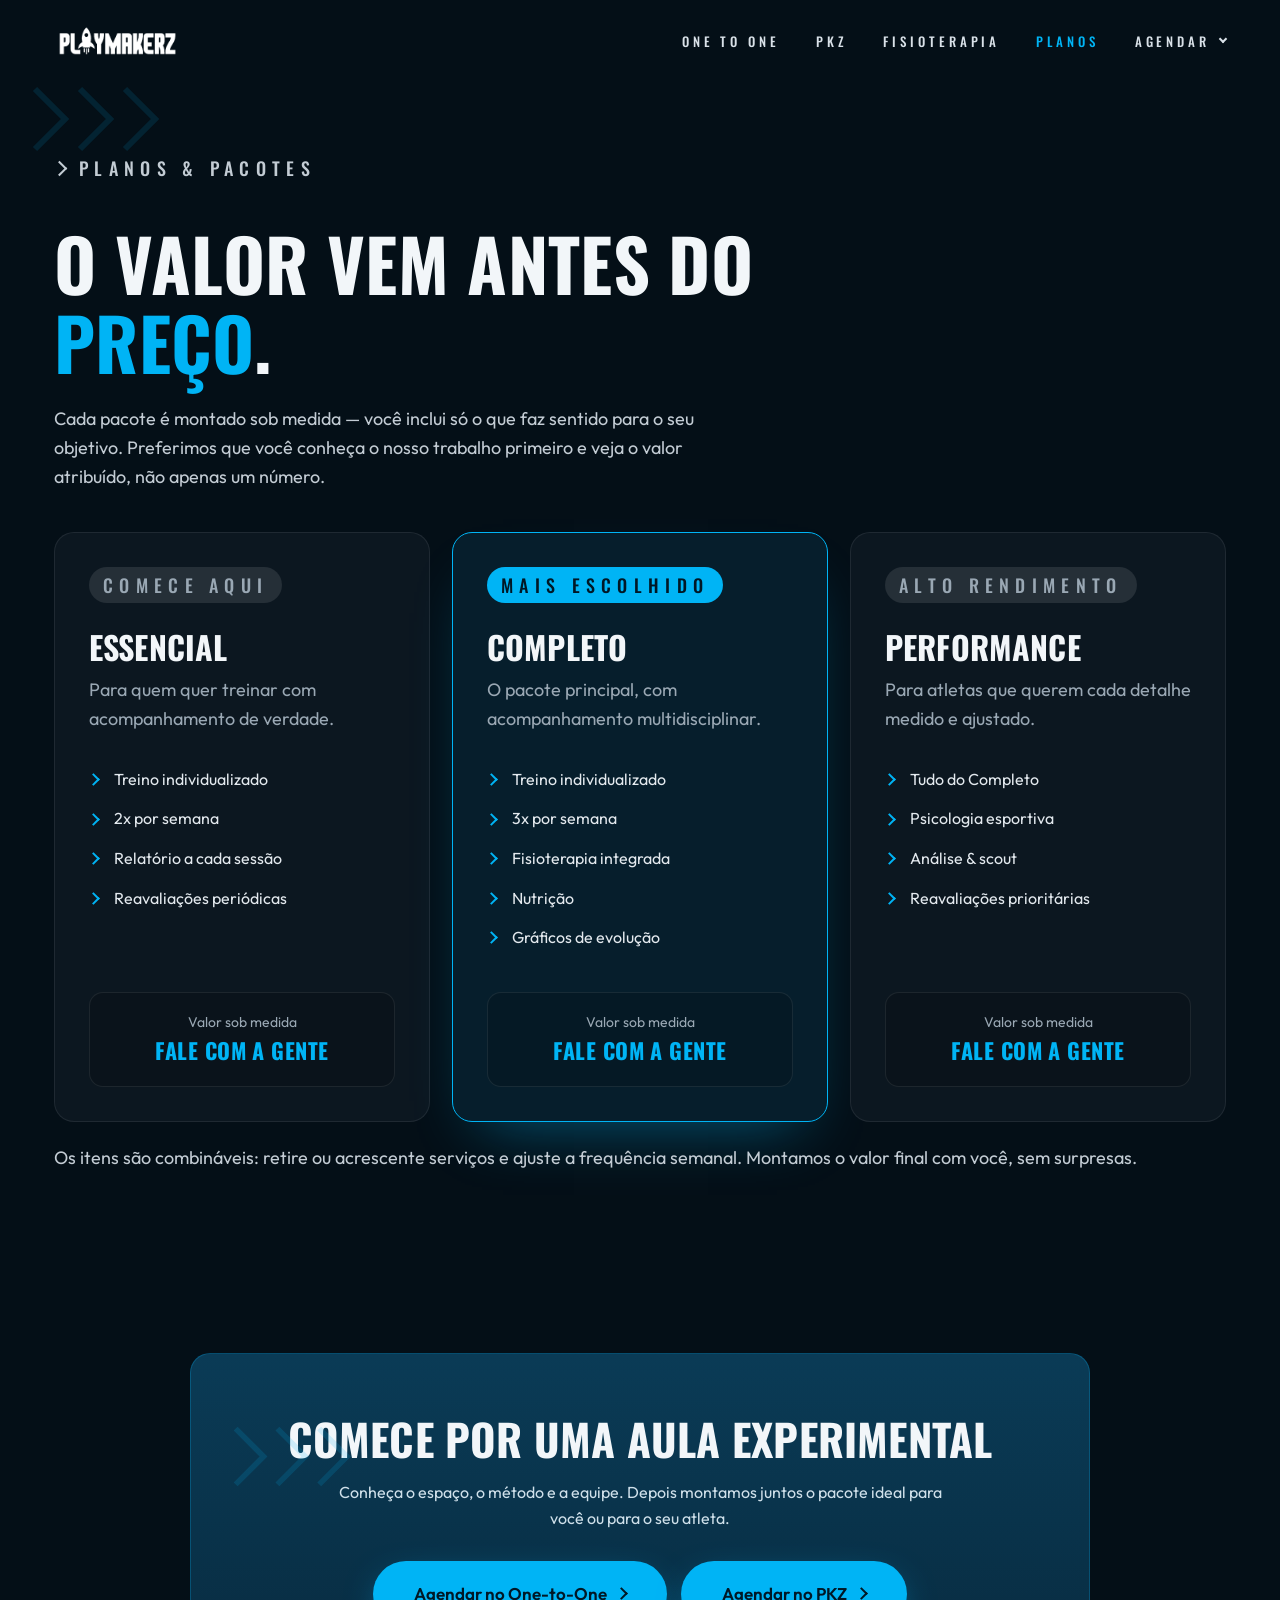
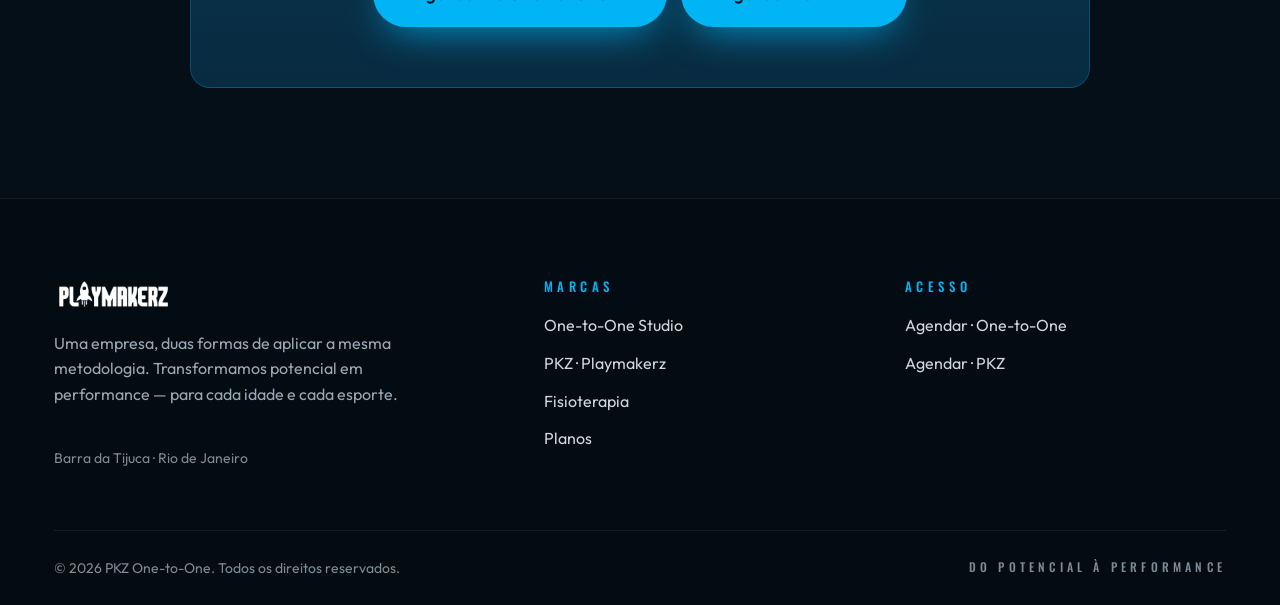
<file: planos.html>
<!doctype html>
<html lang="pt-BR">
  <head>
    <meta charset="UTF-8" />
    <meta name="viewport" content="width=device-width, initial-scale=1.0" />
    <title>Planos &amp; pacotes · Playmakerz</title>
    <meta
      name="description"
      content="Pacotes montados sob medida: Essencial, Completo e Performance. Comece por uma aula experimental."
    />
    <link rel="icon" href="fotos/img/rocket.svg" type="image/svg+xml" />
    <link rel="preconnect" href="https://fonts.googleapis.com" />
    <link rel="preconnect" href="https://fonts.gstatic.com" crossorigin />
    <link
      href="https://fonts.googleapis.com/css2?family=Oswald:wght@500;600;700&family=Outfit:wght@400;600;700&display=swap"
      rel="stylesheet"
    />
    <link rel="stylesheet" href="style.css" />
    <!-- defer: o script só roda depois que o HTML terminou de ser lido -->
    <script src="script.js" defer></script>
  </head>
  <body>
    <!-- Cabeçalho: logo + menu de navegação -->
    <header class="site-header">
      <div class="container nav">
        <a class="nav-logo" href="index.html">
          <img
            src="fotos/img/logo-playmakerz.png"
            alt="Playmakerz — página inicial"
            width="150"
            height="34"
          />
        </a>
        <button
          class="nav-toggle"
          type="button"
          aria-label="Abrir menu"
          aria-expanded="false"
          aria-controls="nav-links"
        >
          <span></span><span></span><span></span>
        </button>
        <nav aria-label="Menu principal">
          <ul class="nav-links" id="nav-links">
            <li><a href="one-to-one.html">One to One</a></li>
            <li><a href="pkz.html">PKZ</a></li>
            <li><a href="fisioterapia.html">Fisioterapia</a></li>
            <li>
              <a href="planos.html" class="active" aria-current="page"
                >Planos</a
              >
            </li>
            <li class="has-dropdown">
              <button
                type="button"
                class="dropdown-toggle"
                aria-expanded="false"
              >
                Agendar <span class="chev"></span>
              </button>
              <ul class="dropdown">
                <li><a href="agendar-one-to-one.html">One-to-One</a></li>
                <li><a href="agendar-pkz.html">PKZ</a></li>
              </ul>
            </li>
          </ul>
        </nav>
      </div>
    </header>

    <main>
      <!-- Planos e pacotes -->
      <section class="section page-head" style="padding-top: 70px">
        <img
          class="deco-chevrons"
          src="fotos/img/chevrons.svg"
          alt=""
          width="140"
          height="70"
          style="left: 30px; top: 0"
        />
        <div class="container">
          <p class="eyebrow">Planos &amp; pacotes</p>
          <h1>O valor vem antes do<br /><span class="hl">preço</span>.</h1>
          <p style="max-width: 700px">
            Cada pacote é montado sob medida — você inclui só o que faz sentido
            para o seu objetivo. Preferimos que você conheça o nosso trabalho
            primeiro e veja o valor atribuído, não apenas um número.
          </p>

          <div class="plans">
            <article class="plan reveal">
              <p class="badge">Comece aqui</p>
              <h2>Essencial</h2>
              <p>Para quem quer treinar com acompanhamento de verdade.</p>
              <ul>
                <li><span class="chev"></span>Treino individualizado</li>
                <li><span class="chev"></span>2x por semana</li>
                <li><span class="chev"></span>Relatório a cada sessão</li>
                <li><span class="chev"></span>Reavaliações periódicas</li>
              </ul>
              <a
                class="price-box"
                href="https://wa.me/5521972657266?text=Ol%C3%A1!%20Tenho%20interesse%20no%20plano%20Essencial."
                target="_blank"
                rel="noopener noreferrer"
              >
                <span class="price-label">Valor sob medida</span>
                <strong>Fale com a gente</strong>
              </a>
            </article>
            <article class="plan featured reveal">
              <p class="badge">Mais escolhido</p>
              <h2>Completo</h2>
              <p>O pacote principal, com acompanhamento multidisciplinar.</p>
              <ul>
                <li><span class="chev"></span>Treino individualizado</li>
                <li><span class="chev"></span>3x por semana</li>
                <li><span class="chev"></span>Fisioterapia integrada</li>
                <li><span class="chev"></span>Nutrição</li>
                <li><span class="chev"></span>Gráficos de evolução</li>
              </ul>
              <a
                class="price-box"
                href="https://wa.me/5521972657266?text=Ol%C3%A1!%20Tenho%20interesse%20no%20plano%20Completo."
                target="_blank"
                rel="noopener noreferrer"
              >
                <span class="price-label">Valor sob medida</span>
                <strong>Fale com a gente</strong>
              </a>
            </article>
            <article class="plan reveal">
              <p class="badge">Alto rendimento</p>
              <h2>Performance</h2>
              <p>Para atletas que querem cada detalhe medido e ajustado.</p>
              <ul>
                <li><span class="chev"></span>Tudo do Completo</li>
                <li><span class="chev"></span>Psicologia esportiva</li>
                <li><span class="chev"></span>Análise &amp; scout</li>
                <li><span class="chev"></span>Reavaliações prioritárias</li>
              </ul>
              <a
                class="price-box"
                href="https://wa.me/5521972657266?text=Ol%C3%A1!%20Tenho%20interesse%20no%20plano%20Performance."
                target="_blank"
                rel="noopener noreferrer"
              >
                <span class="price-label">Valor sob medida</span>
                <strong>Fale com a gente</strong>
              </a>
            </article>
          </div>
          <p class="plans-note">
            Os itens são combináveis: retire ou acrescente serviços e ajuste a
            frequência semanal. Montamos o valor final com você, sem surpresas.
          </p>
        </div>
      </section>

      <!-- Chamada para a aula experimental -->
      <section class="section" style="border-top: 0; padding-top: 30px">
        <div class="container">
          <div class="cta-box reveal">
            <img
              class="deco-chevrons"
              src="fotos/img/chevrons.svg"
              alt=""
              width="130"
              height="65"
              style="left: 40px; top: 70px; opacity: 0.15"
            />
            <h2>Comece por uma aula experimental</h2>
            <p>
              Conheça o espaço, o método e a equipe. Depois montamos juntos o
              pacote ideal para você ou para o seu atleta.
            </p>
            <div class="actions">
              <a class="btn btn-accent btn-lg" href="agendar-one-to-one.html"
                >Agendar no One-to-One <span class="chev"></span
              ></a>
              <a class="btn btn-accent btn-lg" href="agendar-pkz.html"
                >Agendar no PKZ <span class="chev"></span
              ></a>
            </div>
          </div>
        </div>
      </section>
    </main>

    <!-- Rodapé: contato, links e copyright -->
    <footer class="site-footer">
      <div class="container">
        <div class="footer-grid">
          <div>
            <img
              class="logo"
              src="fotos/img/logo-playmakerz.png"
              alt="Playmakerz"
              width="140"
              height="32"
              loading="lazy"
            />
            <p>
              Uma empresa, duas formas de aplicar a mesma metodologia.
              Transformamos potencial em performance — para cada idade e cada
              esporte.
            </p>
            <address class="addr">Barra da Tijuca · Rio de Janeiro</address>
          </div>
          <nav aria-labelledby="rodape-marcas">
            <h2 id="rodape-marcas">Marcas</h2>
            <ul>
              <li><a href="one-to-one.html">One-to-One Studio</a></li>
              <li><a href="pkz.html">PKZ · Playmakerz</a></li>
              <li><a href="fisioterapia.html">Fisioterapia</a></li>
              <li><a href="planos.html">Planos</a></li>
            </ul>
          </nav>
          <nav aria-labelledby="rodape-acesso">
            <h2 id="rodape-acesso">Acesso</h2>
            <ul>
              <li>
                <a href="agendar-one-to-one.html">Agendar · One-to-One</a>
              </li>
              <li><a href="agendar-pkz.html">Agendar · PKZ</a></li>
            </ul>
          </nav>
        </div>
        <div class="footer-bottom">
          <p>
            &copy; <time datetime="2026">2026</time> PKZ One-to-One. Todos os
            direitos reservados.
          </p>
          <p class="tag">Do potencial à performance</p>
        </div>
      </div>
    </footer>
  </body>
</html>
</file>
<file: style.css>
/* =========================================================
   PLAYMAKERZ · PKZ One-to-One
   Estilos compartilhados por todas as páginas.

   Organização do arquivo:
   1. Variáveis (custom properties)
   2. Reset e estilos base
   3. Tipografia e componentes comuns (botões, ícones)
   4. Header e navegação
   5. Hero
   6. Seções e cards
   7. FAQ e chamadas finais (CTA)
   8. Planos
   9. Formulário de agendamento e calendário
   10. Rodapé
   11. Animações
   12. Media queries (large screens first: 1024px, 767px e 600px)

   Unidades: rem para tamanhos de fonte, px para bordas, ícones
   e espaçamentos fixos, % / vw / vh para larguras e alturas.
   ========================================================= */

/* ---------- 1. Variáveis ---------- */
:root {
  --bg: #040f17;
  --bg-2: #07141e;
  --surface: #0c1720;
  --surface-2: #0f1c27;
  --border: rgba(255, 255, 255, 0.08);
  --text: #f2f6f9;
  --muted: #9aa8b4;
  --muted-2: #7d8b97; /* textos secundários: contraste mínimo de 4,5:1 nos fundos escuros */
  --accent: #00b4f5;
  --accent-ink: #001826;
  --green: #22c55e;
  --radius: 14px;
  --radius-lg: 20px;
  --container: 1220px;
  --font-display: "Oswald", "Arial Narrow", sans-serif;
  --font-body: "Outfit", Arial, sans-serif;
}

/* ---------- 2. Reset e base ---------- */
/* Reset simples: zera margens e paddings de fábrica e usa border-box em tudo */
* {
  margin: 0;
  padding: 0;
  box-sizing: border-box;
}

html {
  scroll-behavior: smooth;
}

/* body em coluna com altura mínima da tela: o main cresce (flex: 1)
   e o footer fica sempre no fim, mesmo em páginas com pouco conteúdo */
body {
  min-height: 100vh;
  display: flex;
  flex-direction: column;
  background-color: var(--bg);
  color: var(--text);
  font-family: var(--font-body);
  font-size: 1rem;
  line-height: 1.6;
  -webkit-font-smoothing: antialiased;
}

main {
  flex: 1;
}

/* Boas práticas com imagens: nunca passam da largura do container e não distorcem */
img {
  max-width: 100%;
  height: auto;
  display: block;
}

ul,
ol {
  list-style: none;
}

fieldset {
  border: 0;
  min-width: 0;
}

address {
  font-style: normal;
}

a {
  color: inherit;
  text-decoration: none;
}

button {
  font-family: inherit;
  font-size: inherit;
  cursor: pointer;
}

.container {
  width: 100%;
  max-width: var(--container);
  margin: 0 auto;
  padding: 0 24px;
}

/* ---------- 3. Tipografia e componentes comuns ---------- */
h1,
h2,
h3 {
  font-family: var(--font-display);
  font-weight: 700;
  text-transform: uppercase;
  line-height: 1.15; /* espaço para os acentos das maiúsculas (À, Ã, É) */
  letter-spacing: 0.005em;
}

/* Palavra em destaque nos títulos */
.hl {
  color: var(--accent);
}

/* Texto pequeno acima dos títulos, com uma setinha antes */
.eyebrow {
  display: inline-flex;
  align-items: center;
  gap: 10px;
  margin-bottom: 18px;
  font-family: var(--font-display);
  font-size: 0.8125rem;
  font-weight: 500;
  letter-spacing: 0.35em;
  text-transform: uppercase;
  color: var(--accent);
}
.eyebrow::before {
  content: "";
  width: 9px;
  height: 9px;
  margin-right: 4px;
  border-right: 2px solid currentColor;
  border-top: 2px solid currentColor;
  transform: rotate(45deg);
}
/* Páginas do PKZ: o foguete substitui a setinha */
.pkz-rockets .eyebrow::before {
  width: 12px;
  height: 14px;
  border: 0;
  transform: none;
  background: url("fotos/img/rocket.svg") center / contain no-repeat;
}

.section-title {
  font-size: clamp(1.75rem, 3.4vw, 2.75rem);
  margin-bottom: 40px;
}

/* Botões */
.btn {
  display: inline-flex;
  align-items: center;
  justify-content: center;
  gap: 10px;
  padding: 14px 26px;
  border: 1px solid transparent;
  border-radius: 999px;
  font-size: 0.9375rem;
  font-weight: 600;
  white-space: nowrap;
  transition:
    transform 0.2s ease,
    border-color 0.2s ease,
    box-shadow 0.2s ease;
}
.btn:hover {
  transform: translateY(-2px);
}
.btn img {
  width: 18px;
  height: 18px;
  flex-shrink: 0;
}

.btn-whatsapp {
  background-color: var(--green);
  color: #04210f;
}
.btn-whatsapp:hover {
  box-shadow: 0 10px 30px -10px rgba(34, 197, 94, 0.7);
}

.btn-primary,
.btn-accent {
  background-color: var(--accent);
  color: var(--accent-ink);
}
.btn-primary:hover,
.btn-accent:hover {
  box-shadow: 0 10px 30px -10px rgba(0, 180, 245, 0.8);
}

/* Botão de destaque maior (chamada da página Planos) */
.btn-lg {
  padding: 18px 40px;
  font-size: 1.0625rem;
  box-shadow: 0 14px 40px -14px rgba(0, 180, 245, 0.9);
}
.btn-lg .chev {
  width: 9px;
  height: 9px;
}

.btn-ghost {
  border-color: rgba(255, 255, 255, 0.25);
  color: var(--text);
}
.btn-ghost:hover {
  border-color: var(--accent);
}
.btn-ghost .chev {
  color: var(--accent);
}

/* Link em caixa alta com seta */
.link-arrow {
  display: inline-flex;
  align-items: center;
  gap: 8px;
  font-family: var(--font-display);
  font-size: 0.875rem;
  font-weight: 600;
  letter-spacing: 0.14em;
  text-transform: uppercase;
  color: var(--accent);
  transition: gap 0.2s ease;
}
.link-arrow:hover {
  gap: 12px;
}

/* Ícone chevron (setinha >), desenhado só com bordas */
.chev {
  display: inline-block;
  width: 8px;
  height: 8px;
  border-right: 2px solid currentColor;
  border-top: 2px solid currentColor;
  transform: rotate(45deg);
}

/* Foco visível para quem navega pelo teclado */
a:focus-visible,
button:focus-visible {
  outline: 2px solid var(--accent);
  outline-offset: 2px;
}

/* ---------- 4. Header e navegação ---------- */
/* position: sticky: o header acompanha a rolagem e gruda no topo */
.site-header {
  position: sticky;
  top: 0;
  z-index: 50;
  transition:
    background-color 0.3s ease,
    box-shadow 0.3s ease;
}
.site-header.scrolled {
  background-color: rgba(4, 15, 23, 0.88);
  backdrop-filter: blur(12px);
  box-shadow: 0 1px 0 var(--border);
}

.nav {
  display: flex;
  align-items: center;
  justify-content: space-between;
  height: 84px;
}
.nav-logo img {
  width: auto;
  height: 34px;
}
.nav-logo .nav-pkzlab {
  height: 40px;
}

.nav-links {
  display: flex;
  align-items: center;
  gap: 36px;
}
.nav-links a {
  font-family: var(--font-display);
  font-size: 0.8125rem;
  font-weight: 500;
  letter-spacing: 0.3em;
  text-transform: uppercase;
  color: #d9e1e8;
  transition: color 0.2s ease;
}
.nav-links a:hover,
.nav-links a.active {
  color: var(--accent);
}

/* Submenu "Agendar": o li é a referência (relative) e a lista fica em absolute */
.has-dropdown {
  position: relative;
}
.dropdown-toggle {
  display: inline-flex;
  align-items: center;
  gap: 10px;
  background: none;
  border: 0;
  font-family: var(--font-display);
  font-size: 0.8125rem;
  font-weight: 500;
  letter-spacing: 0.3em;
  text-transform: uppercase;
  color: #d9e1e8;
  transition: color 0.2s ease;
}
.dropdown-toggle .chev {
  width: 6px;
  height: 6px;
  margin-top: -4px;
  transform: rotate(135deg);
  transition: transform 0.2s ease;
}
.dropdown-toggle:hover,
.dropdown-toggle.active,
.has-dropdown.open .dropdown-toggle {
  color: var(--accent);
}
.has-dropdown.open .dropdown-toggle .chev {
  margin-top: 4px;
  transform: rotate(-45deg);
}
.dropdown {
  display: none;
  position: absolute;
  top: 100%;
  right: -18px;
  min-width: 190px;
  margin-top: 16px;
  padding: 8px;
  background-color: var(--surface);
  border: 1px solid var(--border);
  border-radius: var(--radius);
  box-shadow: 0 20px 40px -12px rgba(0, 0, 0, 0.6);
}
/* faixa invisível entre o botão e o menu, para o hover não "cair" no espaço vazio */
.dropdown::before {
  content: "";
  position: absolute;
  top: -18px;
  left: 0;
  right: 0;
  height: 18px;
}
.has-dropdown.open .dropdown,
.has-dropdown:focus-within .dropdown {
  display: block;
}
.dropdown a {
  display: block;
  padding: 12px 14px;
  border-radius: 10px;
  letter-spacing: 0.2em;
}
.dropdown a:hover {
  background-color: rgba(255, 255, 255, 0.05);
}

/* Botão "hambúrguer" (só aparece no celular) */
.nav-toggle {
  display: none;
  position: relative;
  width: 44px;
  height: 44px;
  background: none;
  border: 0;
}
.nav-toggle span {
  position: absolute;
  left: 10px;
  right: 10px;
  height: 2px;
  background-color: var(--text);
  transition:
    transform 0.25s ease,
    opacity 0.25s ease;
}
.nav-toggle span:nth-child(1) {
  top: 15px;
}
.nav-toggle span:nth-child(2) {
  top: 21px;
}
.nav-toggle span:nth-child(3) {
  top: 27px;
}
.nav-open .nav-toggle span:nth-child(1) {
  transform: translateY(6px) rotate(45deg);
}
.nav-open .nav-toggle span:nth-child(2) {
  opacity: 0;
}
.nav-open .nav-toggle span:nth-child(3) {
  transform: translateY(-6px) rotate(-45deg);
}

/* Setas decorativas >>> (imagens posicionadas sobre o fundo da seção) */
.deco-chevrons {
  position: absolute;
  opacity: 0.12;
}

/* Logo "ONE to ONE STUDIO" feita com texto */
.brand-logo-1to1 {
  display: inline-flex;
  flex-direction: column;
}
.brand-logo-1to1 .word {
  display: flex;
  align-items: center;
  gap: 8px;
  font-family: var(--font-display);
  font-size: clamp(2.625rem, 5vw, 3.875rem);
  font-weight: 700;
  line-height: 1;
}
.brand-logo-1to1 .to {
  padding: 3px 7px 6px;
  background-color: var(--accent);
  color: var(--accent-ink); /* texto escuro sobre o azul: contraste de 7,6:1 */
  font-family: var(--font-body);
  font-size: 0.38em;
  font-weight: 600;
}
.brand-logo-1to1 .studio {
  margin-top: 4px;
  padding-left: 4px;
  font-size: 0.6875rem;
  letter-spacing: 0.6em;
  color: var(--muted);
}
/* versão do header */
.brand-logo-1to1.nav-1to1 .word {
  gap: 5px;
  font-size: 1.875rem;
}
.brand-logo-1to1.nav-1to1 .studio {
  margin-top: 2px;
  font-size: 0.5rem;
}
/* versão do card da Home */
.brand-logo-1to1.sm {
  margin-bottom: 18px;
}
.brand-logo-1to1.sm .word {
  font-size: 2.125rem;
}

/* ---------- 5. Hero ---------- */
.hero {
  position: relative;
  margin-top: -84px; /* passa por baixo do header sticky */
  padding: 144px 0 70px;
  background:
    linear-gradient(160deg, rgba(0, 120, 180, 0.28) 0%, transparent 45%),
    linear-gradient(180deg, #06202f 0%, var(--bg) 100%);
  border-bottom: 1px solid var(--border);
  overflow: hidden;
}
.hero h1 {
  margin-bottom: 26px;
  font-size: clamp(2.75rem, 6vw, 5.5rem);
  line-height: 1.1;
}
.hero p {
  max-width: 560px;
  margin-bottom: 36px;
  font-size: 1.125rem;
  color: #c3ccd4;
}
.hero p.hero-lead-wide {
  max-width: 640px;
}
.hero-actions {
  display: flex;
  flex-wrap: wrap;
  gap: 14px;
}

/* Hero em duas colunas (grid): texto + elemento visual (foto) */
.hero-grid {
  display: grid;
  grid-template-columns: 1.35fr 0.65fr;
  gap: 56px;
  align-items: center;
}
.hero-photo {
  width: 100%;
  max-height: 520px;
  aspect-ratio: 4 / 5;
  object-fit: cover;
  object-position: center 30%; /* ao cortar a foto, prioriza a parte de cima (rostos) */
  background-color: var(--surface); /* aparece enquanto a foto carrega (ou se faltar) */
  border: 1px solid var(--border);
  border-radius: var(--radius-lg);
  box-shadow: 0 30px 60px -30px rgba(0, 0, 0, 0.7);
}

/* Seta "role para baixo" da Home */
.hero-scroll {
  display: block;
  width: 14px;
  height: 14px;
  margin: 40px auto 0;
  border-right: 2px solid var(--muted);
  border-bottom: 2px solid var(--muted);
  transform: rotate(45deg);
  animation: bob 2s ease-in-out infinite;
}

/* ---------- 6. Seções e cards ---------- */
.section {
  position: relative;
  padding: 110px 0;
}
.section + .section {
  border-top: 1px solid var(--border);
}

/* Grades de colunas */
.grid-2 {
  display: grid;
  grid-template-columns: 1fr 1fr;
  gap: 60px;
  align-items: center;
}
.grid-3 {
  display: grid;
  grid-template-columns: repeat(3, 1fr);
  gap: 20px;
}
.grid-4 {
  display: grid;
  grid-template-columns: repeat(4, 1fr);
  gap: 20px;
}

/* Hierarquia visual: página (--bg) → card (--surface) com borda fina */
.card {
  padding: 28px;
  background-color: var(--surface);
  border: 1px solid var(--border);
  border-radius: var(--radius);
  transition:
    transform 0.25s ease,
    border-color 0.25s ease;
}
.card:hover {
  transform: translateY(-4px);
  border-color: rgba(0, 180, 245, 0.35);
}
.card h3 {
  margin-bottom: 10px;
  font-size: 1.125rem;
  letter-spacing: 0.02em;
}
.card p {
  font-size: 0.9375rem;
  color: var(--muted);
}

/* Quem somos */
.about h2 {
  margin-bottom: 26px;
  font-size: clamp(1.75rem, 3vw, 2.5rem);
}
.about p {
  color: var(--muted);
}
.about p + p {
  margin-top: 16px;
}

/* Números em destaque (lista descritiva: dt = número, dd = descrição) */
.stats {
  display: flex;
  flex-wrap: wrap;
  gap: 60px;
  margin-top: 36px;
}
.stat dt {
  margin-bottom: 6px;
  font-family: var(--font-display);
  font-size: 2.5rem;
  font-weight: 700;
  line-height: 1;
  color: var(--accent);
}
.stat dd {
  font-size: 0.8125rem;
  color: var(--muted);
}

/* Mosaico de 4 fotos */
.photo-mosaic {
  display: grid;
  grid-template-columns: 1fr 1fr;
  gap: 16px;
}
.photo-mosaic img {
  width: 100%;
  aspect-ratio: 5 / 7;
  object-fit: cover;
  background-color: var(--surface);
  border: 1px solid var(--border);
  border-radius: var(--radius);
}

/* Cards das duas marcas (Home) */
.brands-head {
  text-align: center;
}
.brands-head .eyebrow {
  display: flex;
  justify-content: flex-start;
}
.brand-cards {
  display: grid;
  grid-template-columns: 1fr 1fr;
  gap: 20px;
}
/* O card é a referência (relative + z-index cria a camada);
   a foto e o degradê ficam por trás do texto com z-index negativo */
.brand-card {
  position: relative;
  z-index: 0;
  display: flex;
  flex-direction: column;
  justify-content: flex-end;
  min-height: 360px;
  padding: 34px;
  border: 1px solid var(--border);
  border-radius: var(--radius-lg);
  overflow: hidden;
}
.brand-card .bg {
  position: absolute;
  top: 0;
  left: 0;
  z-index: -2;
  width: 100%;
  height: 100%;
  object-fit: cover;
  transition: transform 0.6s ease;
}
.brand-card::after {
  content: "";
  position: absolute;
  top: 0;
  right: 0;
  bottom: 0;
  left: 0;
  z-index: -1;
  background: linear-gradient(
    180deg,
    rgba(4, 15, 23, 0.55) 0%,
    rgba(4, 15, 23, 0.92) 65%
  );
}
.brand-card:hover .bg {
  transform: scale(1.05);
}
.brand-card p {
  max-width: 460px;
  margin-bottom: 22px;
  font-size: 0.9375rem;
  color: #c9d2da;
}
.brand-card .pkz-mark {
  width: auto;
  height: 44px;
  align-self: flex-start; /* evita que o flex estique a logo na largura do card */
  margin-bottom: 18px;
}
/* Terceira opção (Fisioterapia): ocupa a largura toda, logo abaixo das duas marcas */
.brand-card-wide {
  grid-column: 1 / -1;
  min-height: 280px;
}
.brand-card-wide .bg {
  object-position: center;
}
.brand-title {
  margin-bottom: 10px;
  font-family: var(--font-display);
  font-size: 2rem;
  letter-spacing: 0.04em;
  text-transform: uppercase;
  color: #fff;
}
.brands-note {
  margin-top: 26px;
  text-align: center;
  font-size: 0.8125rem;
  color: var(--muted-2);
}

/* Passos numerados (lista ordenada) */
.step-num {
  display: flex;
  align-items: center;
  gap: 12px;
  margin-bottom: 18px;
  font-family: var(--font-display);
  font-size: 2.5rem;
  font-weight: 700;
  line-height: 1;
  color: #5d6b77; /* número grande: contraste mínimo de 3:1 */
}
.step-num .chev {
  width: 10px;
  height: 10px;
  color: var(--accent);
}
.step-num .rocket {
  width: 14px;
  height: 16px;
}

/* Diferenciais (One to One) */
.features {
  display: grid;
  grid-template-columns: 1fr 1fr;
  gap: 20px;
}
.feature {
  display: flex;
  gap: 18px;
}
.feature .chev {
  flex-shrink: 0;
  width: 10px;
  height: 10px;
  margin-top: 8px;
  color: var(--accent);
}

/* Professores (figure + figcaption) */
.team-card {
  background-color: var(--surface);
  border: 1px solid var(--border);
  border-radius: var(--radius);
  overflow: hidden; /* corta a foto no formato do card */
  transition: transform 0.25s ease;
}
.team-card:hover {
  transform: translateY(-4px);
}
.team-card .photo {
  aspect-ratio: 4 / 5;
  overflow: hidden;
}
.team-card img {
  width: 100%;
  height: 100%;
  object-fit: cover;
  transition: transform 0.6s ease;
}
.team-card:hover img {
  transform: scale(1.04);
}
.team-card .info {
  padding: 22px 24px 24px;
}
.team-card h3 {
  margin-bottom: 4px;
  font-size: 1.1875rem;
}
.team-card .role {
  display: block;
  font-size: 0.875rem;
  color: var(--accent);
}
.team-card .exp {
  font-size: 0.8125rem;
  color: var(--muted-2);
}

/* Depoimentos */
.quote .chev {
  width: 11px;
  height: 11px;
  margin: 0 0 18px 2px;
  color: var(--accent);
}
.quote .quote-text {
  margin-bottom: 22px;
  font-size: 1rem;
  line-height: 1.65;
  color: #e6ebef;
}
.quote .quote-author strong {
  display: block;
  font-size: 0.9375rem;
  font-weight: 600;
  color: var(--text);
}
.quote .quote-author span {
  font-size: 0.8125rem;
  color: var(--muted-2);
}

/* PKZ: marca "P🚀Z" nos cards de serviço */
.pkz-mark-sm {
  display: inline-flex;
  align-items: center;
  gap: 1px;
  margin-bottom: 16px;
  font-family: var(--font-display);
  font-size: 1.5rem;
  font-weight: 700;
  line-height: 1;
}
.pkz-mark-sm img {
  width: 14px;
  height: 18px;
}

/* PKZ: exemplo do piloto de kart (aside) */
.callout {
  margin-top: 30px;
  padding: 24px 26px;
  background-color: rgba(255, 255, 255, 0.06);
  border: 1px solid var(--border);
  border-radius: var(--radius);
}
.callout h3 {
  margin-bottom: 10px;
  font-size: 0.8125rem;
  font-weight: 500;
  letter-spacing: 0.3em;
  color: var(--accent);
}
.callout p {
  font-size: 0.9375rem;
  color: #dfe2f7;
}

/* ---------- 7. FAQ e chamadas finais ---------- */
.faq {
  max-width: 760px;
  margin: 0 auto;
}
.faq-item {
  border-top: 1px solid var(--border);
}
.faq-item:last-child {
  border-bottom: 1px solid var(--border);
}
.faq-q {
  display: flex;
  justify-content: space-between;
  align-items: center;
  gap: 20px;
  width: 100%;
  padding: 24px 0;
  background: none;
  border: 0;
  text-align: left;
  font-family: var(--font-display);
  font-size: 1.1875rem;
  font-weight: 500;
  text-transform: uppercase;
  color: var(--text);
}
.faq-q .chev {
  flex-shrink: 0;
  width: 10px;
  height: 10px;
  color: var(--accent);
  transition: transform 0.3s ease;
}
.faq-item.open .faq-q .chev {
  transform: rotate(135deg);
}
/* Resposta: fica fechada (altura 0) e abre quando o JavaScript
   coloca a classe "open" no item da pergunta */
.faq-a {
  max-height: 0;
  overflow: hidden;
  transition: max-height 0.35s ease;
}
.faq-item.open .faq-a {
  max-height: 400px;
}
.faq-a p {
  margin-bottom: 24px;
  color: var(--muted);
}

/* Chamada final (CTA) */
.cta {
  position: relative;
  padding: 110px 0;
  text-align: center;
  background:
    linear-gradient(180deg, rgba(0, 140, 210, 0.25) 0%, transparent 60%),
    #06202e;
  overflow: hidden;
}
.cta h2 {
  margin-bottom: 18px;
  font-size: clamp(1.875rem, 3.6vw, 2.875rem);
}
.cta p {
  max-width: 560px;
  margin: 0 auto 34px;
  color: #c3ccd4;
}
.cta .actions,
.cta-box .actions {
  display: flex;
  flex-wrap: wrap;
  justify-content: center;
  gap: 14px;
}
.cta .rocket-big {
  width: 34px;
  height: 42px;
  margin: 0 auto 26px;
}

.cta-box {
  position: relative;
  max-width: 900px;
  margin: 0 auto;
  padding: 60px 40px;
  text-align: center;
  background: linear-gradient(180deg, #0a3b56 0%, #082b40 100%);
  border: 1px solid rgba(0, 180, 245, 0.25);
  border-radius: var(--radius-lg);
  overflow: hidden;
}
.cta-box h2 {
  margin-bottom: 16px;
  font-size: clamp(1.75rem, 3.4vw, 2.75rem);
}
.cta-box p {
  max-width: 620px;
  margin: 0 auto 30px;
  color: #cfe0ea;
}

/* Topo das páginas internas (Planos e Agendar) */
.page-head h1 {
  margin-bottom: 24px;
  font-size: clamp(2.75rem, 6vw, 4.5rem);
  line-height: 1.1;
}
.page-head p {
  margin-bottom: 40px;
  font-size: 1.125rem;
  color: #c3ccd4;
}

/* ---------- 8. Planos ---------- */
.plans {
  display: grid;
  grid-template-columns: repeat(3, 1fr);
  gap: 22px;
  align-items: stretch;
}
.plan {
  display: flex;
  flex-direction: column;
  padding: 34px;
  background-color: var(--surface);
  border: 1px solid var(--border);
  border-radius: var(--radius-lg);
  transition: transform 0.25s ease;
}
.plan:hover {
  transform: translateY(-4px);
}
.plan.featured {
  background-color: #061e2c;
  border-color: var(--accent);
  box-shadow: 0 30px 60px -30px rgba(0, 180, 245, 0.45);
}
.badge {
  align-self: flex-start;
  margin-bottom: 22px;
  padding: 4px 14px;
  background-color: rgba(255, 255, 255, 0.1);
  border-radius: 999px;
  font-family: var(--font-display);
  font-size: 0.75rem;
  font-weight: 500;
  letter-spacing: 0.35em;
  text-transform: uppercase;
  color: #d4dbe1;
}
.plan.featured .badge {
  background-color: var(--accent);
  color: var(--accent-ink);
}
.plan h2 {
  margin-bottom: 10px;
  font-size: 2rem;
}
.plan > p {
  margin-bottom: 26px;
  color: var(--muted);
}
/* a lista cresce (flex: 1) e empurra o preço para o fim do card */
.plan ul {
  flex: 1;
  margin-bottom: 34px;
}
.plan li {
  display: flex;
  align-items: center;
  gap: 16px;
  padding: 7px 0;
  color: #e3e9ee;
}
.plan li .chev {
  width: 9px;
  height: 9px;
  color: var(--accent);
}
.price-box {
  display: block;
  padding: 18px;
  text-align: center;
  background-color: rgba(0, 0, 0, 0.15);
  border: 1px solid var(--border);
  border-radius: var(--radius);
  transition: border-color 0.2s ease;
}
.price-box:hover {
  border-color: var(--accent);
}
.price-box .price-label {
  display: block;
  font-size: 0.875rem;
  color: var(--muted);
}
.price-box strong {
  font-family: var(--font-display);
  font-size: 1.375rem;
  letter-spacing: 0.02em;
  text-transform: uppercase;
  color: var(--accent);
}
.plans-note {
  margin-top: 22px;
  font-size: 0.875rem;
  color: var(--muted-2);
}

/* ---------- 9. Formulário de agendamento e calendário ---------- */
/*
  O próprio <form> é o grid da página (display: grid + grid-template-areas):
  - à esquerda: introdução, dados e o botão de enviar;
  - à direita: o calendário, ocupando todas as linhas.
*/
.schedule {
  display: grid;
  grid-template-columns: 1fr 1fr;
  grid-template-rows: auto auto 1fr;
  grid-template-areas:
    "intro cal"
    "dados cal"
    "enviar cal";
  column-gap: 56px;
  row-gap: 20px;
  align-items: start;
}
.schedule-intro {
  grid-area: intro;
}
.schedule .dados,
.schedule .form-success {
  grid-area: dados;
}
.schedule .calendar {
  grid-area: cal;
}
.schedule .btn-submit {
  grid-area: enviar;
}
/* Depois do envio: esconde os campos e o calendário e mostra a confirmação */
.schedule.sent .dados,
.schedule.sent .calendar,
.schedule.sent .btn-submit {
  display: none;
}
.schedule.sent .form-success {
  display: block;
}

.check-list {
  margin-bottom: 50px;
}
.check-list li {
  display: flex;
  align-items: center;
  gap: 18px;
  padding: 8px 0;
  font-size: 1.0625rem;
  color: #e3e9ee;
}
.check-list .chev {
  width: 10px;
  height: 10px;
  color: var(--accent);
}

/* Cards do formulário (o fieldset fica dentro, sem borda própria) */
.form-card,
.calendar {
  padding: 40px;
  background-color: var(--surface);
  border: 1px solid var(--border);
  border-radius: var(--radius-lg);
}
.calendar {
  padding: 28px;
}

/* legend: título do grupo de campos (fieldset) */
legend {
  margin-bottom: 22px;
  font-family: var(--font-display);
  font-size: 0.8125rem;
  font-weight: 500;
  letter-spacing: 0.3em;
  text-transform: uppercase;
  color: var(--accent);
}

.field {
  margin-bottom: 22px;
}
.field label {
  display: block;
  margin-bottom: 8px;
  font-size: 0.9375rem;
  color: #d6dde3;
}
.field input {
  width: 100%;
  padding: 16px 18px;
  background-color: #050d14;
  border: 1px solid var(--border);
  border-radius: 12px;
  font-family: inherit;
  font-size: 1rem;
  color: var(--text);
  transition:
    border-color 0.2s ease,
    box-shadow 0.2s ease;
}
.field input::placeholder {
  color: var(--muted-2);
}
.field input:focus {
  outline: none;
  border-color: var(--accent);
  box-shadow: 0 0 0 3px rgba(0, 180, 245, 0.18);
}

/* Mensagem de erro da validação feita pelo JavaScript */
.erro {
  font-size: 0.875rem;
  color: #ff7b7b;
}

.btn-submit {
  width: 100%;
  padding: 18px;
  font-size: 1.0625rem;
}

/* Confirmação depois do envio */
.form-success {
  display: none;
  text-align: center;
}
.form-success .ok {
  width: 64px;
  height: 64px;
  margin: 0 auto 20px;
  padding: 16px;
  background-color: rgba(0, 180, 245, 0.15);
  border-radius: 50%;
}
.form-success h2 {
  margin-bottom: 10px;
  font-size: 1.625rem;
}
.form-success p {
  margin-bottom: 24px;
  color: var(--muted);
}
.form-success .link-arrow {
  background: none;
  border: 0;
}

/* Calendário */
.cal-head {
  display: flex;
  justify-content: space-between;
  align-items: flex-start;
  margin-bottom: 18px;
}
.cal-head h2 {
  font-size: 1.875rem;
}
.cal-nav {
  display: flex;
  gap: 12px;
}
.cal-nav button {
  display: grid;
  place-items: center;
  width: 44px;
  height: 44px;
  background-color: #050d14;
  border: 1px solid var(--border);
  border-radius: 50%;
  color: var(--accent);
}
.cal-nav button:hover {
  border-color: var(--accent);
}
.cal-nav button:disabled {
  opacity: 0.35;
  cursor: not-allowed;
}
.cal-nav .prev .chev {
  margin-left: 3px;
  transform: rotate(-135deg);
}
.cal-nav .next .chev {
  margin-right: 3px;
}

/* Tabela do mês: th = dias da semana, td = dias */
.cal-table {
  width: 100%;
  border-collapse: separate;
  border-spacing: 8px;
}
.cal-table th {
  width: 14.28%; /* 7 colunas iguais: 100% / 7 */
  padding-bottom: 6px;
  text-align: center;
  font-size: 0.8125rem;
  font-weight: 600;
  letter-spacing: 0.06em;
  color: #c8d0d7;
}
.cal-day {
  display: block;
  width: 100%;
  aspect-ratio: 1;
  background-color: #08121a;
  border: 1px solid var(--border);
  border-radius: 14px;
  font-size: 0.9375rem;
  color: var(--text);
  transition:
    border-color 0.2s ease,
    background-color 0.2s ease;
}
.cal-day:hover {
  border-color: var(--accent);
}
/* Dias sem vaga: sem fundo e com texto cinza, ainda legível */
.cal-day.muted {
  background-color: transparent;
  color: var(--muted-2);
}
.cal-day:disabled {
  background-color: transparent;
  border-color: var(--border);
  color: var(--muted-2);
  cursor: not-allowed;
}
.cal-day.today {
  border-color: rgba(0, 180, 245, 0.4);
}
.cal-day.selected {
  background-color: var(--accent);
  border-color: var(--accent);
  font-weight: 700;
  color: var(--accent-ink);
}

/* Resumo do dia escolhido */
.cal-selected {
  display: flex;
  justify-content: space-between;
  align-items: center;
  margin: 24px 0 26px;
  padding: 14px 18px;
  background-color: #071c29;
  border: 1px solid var(--accent);
  border-radius: var(--radius);
}
.cal-selected p {
  font-size: 0.875rem;
  color: #c3ccd4;
}
.cal-selected .cal-selected-day {
  font-family: var(--font-display);
  font-size: 1.375rem;
  font-weight: 700;
  line-height: 1.1;
  text-transform: uppercase;
  color: var(--text);
}
.cal-selected .pill {
  padding: 8px 14px;
  background-color: #03090e;
  border-radius: 999px;
  font-size: 0.875rem;
  font-weight: 700;
  white-space: nowrap;
}

/* Horários */
.slots-head {
  display: flex;
  justify-content: space-between;
  align-items: center;
  margin-bottom: 14px;
}
.slots-head h3 {
  font-size: 0.9375rem;
  font-weight: 500;
  letter-spacing: 0.3em;
  color: var(--accent);
}
.slots-head span {
  font-size: 0.875rem;
  white-space: nowrap;
  color: var(--muted);
}
.slots {
  display: grid;
  grid-template-columns: repeat(3, 1fr);
  gap: 10px;
}
/* Cada horário é um <label> com um input radio dentro (pareamento por encapsulamento).
   O label é a referência (relative) e o radio, invisível, cobre o label inteiro (absolute). */
.slot {
  position: relative;
  display: block;
  cursor: pointer;
}
.slot input {
  position: absolute;
  top: 0;
  left: 0;
  width: 100%;
  height: 100%;
  opacity: 0;
  cursor: pointer;
}
.slot span {
  display: block;
  padding: 14px;
  text-align: center;
  background-color: #050d14;
  border: 1px solid var(--border);
  border-radius: 10px;
  font-size: 0.9375rem;
  color: var(--text);
  transition:
    background-color 0.2s ease,
    border-color 0.2s ease;
}
/* combinador de irmão adjacente (+): o span logo depois do radio */
.slot:hover span,
.slot input:focus-visible + span {
  border-color: var(--accent);
}
.slot input:checked + span {
  background-color: var(--accent);
  border-color: var(--accent);
  font-weight: 600;
  color: var(--accent-ink);
}
.slots-empty {
  font-size: 0.9375rem;
  color: var(--muted);
}

/* ---------- 10. Rodapé ---------- */
.site-footer {
  padding-top: 80px;
  background-color: #030c12;
  border-top: 1px solid var(--border);
}
.footer-grid {
  display: grid;
  grid-template-columns: 1.4fr 1fr 1fr;
  gap: 40px;
  padding-bottom: 60px;
}
.footer-grid .logo {
  width: auto;
  height: 32px;
  margin-bottom: 20px;
}
.footer-grid p {
  max-width: 380px;
  margin-bottom: 40px;
  color: var(--muted);
}
.footer-grid .addr {
  font-size: 0.875rem;
  color: var(--muted-2);
}
.footer-grid h2 {
  margin-bottom: 20px;
  font-size: 0.8125rem;
  font-weight: 500;
  letter-spacing: 0.35em;
  color: var(--accent);
}
.footer-grid li {
  margin-bottom: 12px;
}
.footer-grid li a {
  color: #cfd7de;
  transition: color 0.2s ease;
}
.footer-grid li a:hover {
  color: var(--accent);
}
.footer-bottom {
  display: flex;
  flex-wrap: wrap;
  justify-content: space-between;
  gap: 20px;
  padding: 26px 0;
  border-top: 1px solid var(--border);
  font-size: 0.875rem;
  color: var(--muted-2);
}
.footer-bottom .tag {
  font-family: var(--font-display);
  font-size: 0.75rem;
  font-weight: 500;
  letter-spacing: 0.35em;
  text-transform: uppercase;
}

/* ---------- 11. Animações ---------- */
@keyframes bob {
  0%,
  100% {
    transform: translateY(0) rotate(45deg);
  }
  50% {
    transform: translateY(6px) rotate(45deg);
  }
}

/* Entrada suave das seções (a classe .visible é adicionada pelo JavaScript) */
.reveal {
  opacity: 0;
  transform: translateY(24px);
  transition:
    opacity 0.7s ease,
    transform 0.7s ease;
}
.reveal.visible {
  opacity: 1;
  transform: none;
}

/* Respeita quem prefere menos animação na tela */
@media (prefers-reduced-motion: reduce) {
  html {
    scroll-behavior: auto;
  }
  .reveal {
    opacity: 1;
    transform: none;
    transition: none;
  }
  .hero-scroll {
    animation: none;
  }
}

/* ---------- 12. Media queries (large screens first) ---------- */

/* Telas grandes: o submenu também abre ao passar o mouse */
@media (min-width: 768px) {
  .has-dropdown:hover .dropdown {
    display: block;
  }
}

/* Tablets (até 1024px) */
@media (max-width: 1024px) {
  .grid-4 {
    grid-template-columns: repeat(2, 1fr);
  }
  .grid-2 {
    grid-template-columns: 1fr;
    gap: 50px;
  }
  /* Agendamento em uma coluna: introdução, dados, calendário e o botão por último */
  .schedule {
    grid-template-columns: 1fr;
    grid-template-rows: auto;
    grid-template-areas:
      "intro"
      "dados"
      "cal"
      "enviar";
    row-gap: 28px;
  }
  .plans {
    grid-template-columns: 1fr;
    max-width: 520px;
    margin: 0 auto;
  }
}

/* Phablets e tablets pequenos (até 767px) */
@media (max-width: 767px) {
  /* Hero em uma coluna: a foto vai para baixo do texto */
  .hero-grid {
    grid-template-columns: 1fr;
    gap: 40px;
  }
  .hero-photo {
    aspect-ratio: 4 / 3;
    max-height: 420px;
  }

  /* Menu mobile: escondido (display: none) até o botão "hambúrguer" ser clicado */
  .nav-toggle {
    display: block;
    order: -1; /* o botão "hambúrguer" vem antes da logo */
    margin-left: -10px; /* alinha as barrinhas com a margem do conteúdo */
  }
  /* no celular, botão e logo ficam juntos à esquerda */
  .nav {
    justify-content: flex-start;
    gap: 10px;
  }
  .nav-links {
    display: none;
    position: fixed;
    top: 84px;
    left: 0;
    right: 0;
    flex-direction: column;
    align-items: stretch;
    gap: 0;
    padding: 10px 24px 28px;
    background-color: rgba(4, 15, 23, 0.97);
    backdrop-filter: blur(12px);
    border-bottom: 1px solid var(--border);
  }
  .nav-open .nav-links {
    display: flex;
  }
  .nav-links a {
    display: block;
    padding: 16px 0;
    border-bottom: 1px solid var(--border);
  }
  /* "Agendar" vira um título com as duas opções logo abaixo */
  .dropdown-toggle {
    width: 100%;
    padding: 16px 0 6px;
    color: var(--muted);
  }
  .dropdown-toggle .chev {
    display: none;
  }
  .dropdown,
  .has-dropdown.open .dropdown {
    display: block;
    position: static;
    min-width: 0;
    margin-top: 0;
    padding: 0 0 0 18px;
    background: none;
    border: 0;
    box-shadow: none;
  }
  .dropdown::before {
    display: none;
  }
  .dropdown a {
    padding: 14px 0;
    border-radius: 0;
  }
  .dropdown a:hover {
    background: none;
  }

  .grid-3,
  .brand-cards,
  .features {
    grid-template-columns: 1fr;
  }
  .footer-grid {
    grid-template-columns: 1fr;
  }
  .section {
    padding: 80px 0;
  }
}

/* Celulares (até 600px) */
@media (max-width: 600px) {
  .container {
    padding: 0 16px;
  }
  .grid-4 {
    grid-template-columns: 1fr;
  }
  .stats {
    gap: 30px;
  }
  .hero-actions .btn,
  .cta .btn,
  .cta-box .btn {
    width: 100%;
  }
  .form-card,
  .calendar,
  .plan {
    padding: 24px;
  }
  .cta-box {
    padding: 44px 22px;
  }
  .brand-card {
    min-height: 320px;
    padding: 26px;
  }
  .cal-head h2 {
    font-size: 1.5rem;
  }
  .cal-nav button {
    width: 38px;
    height: 38px;
  }
  .cal-table {
    border-spacing: 4px;
  }
  .cal-day {
    border-radius: 10px;
    font-size: 0.875rem;
  }
  .cal-selected .cal-selected-day {
    font-size: 1.125rem;
  }
  .slots {
    grid-template-columns: repeat(2, 1fr);
  }
  .slots-head h3 {
    font-size: 0.8125rem;
    letter-spacing: 0.15em;
  }
}
</file>
